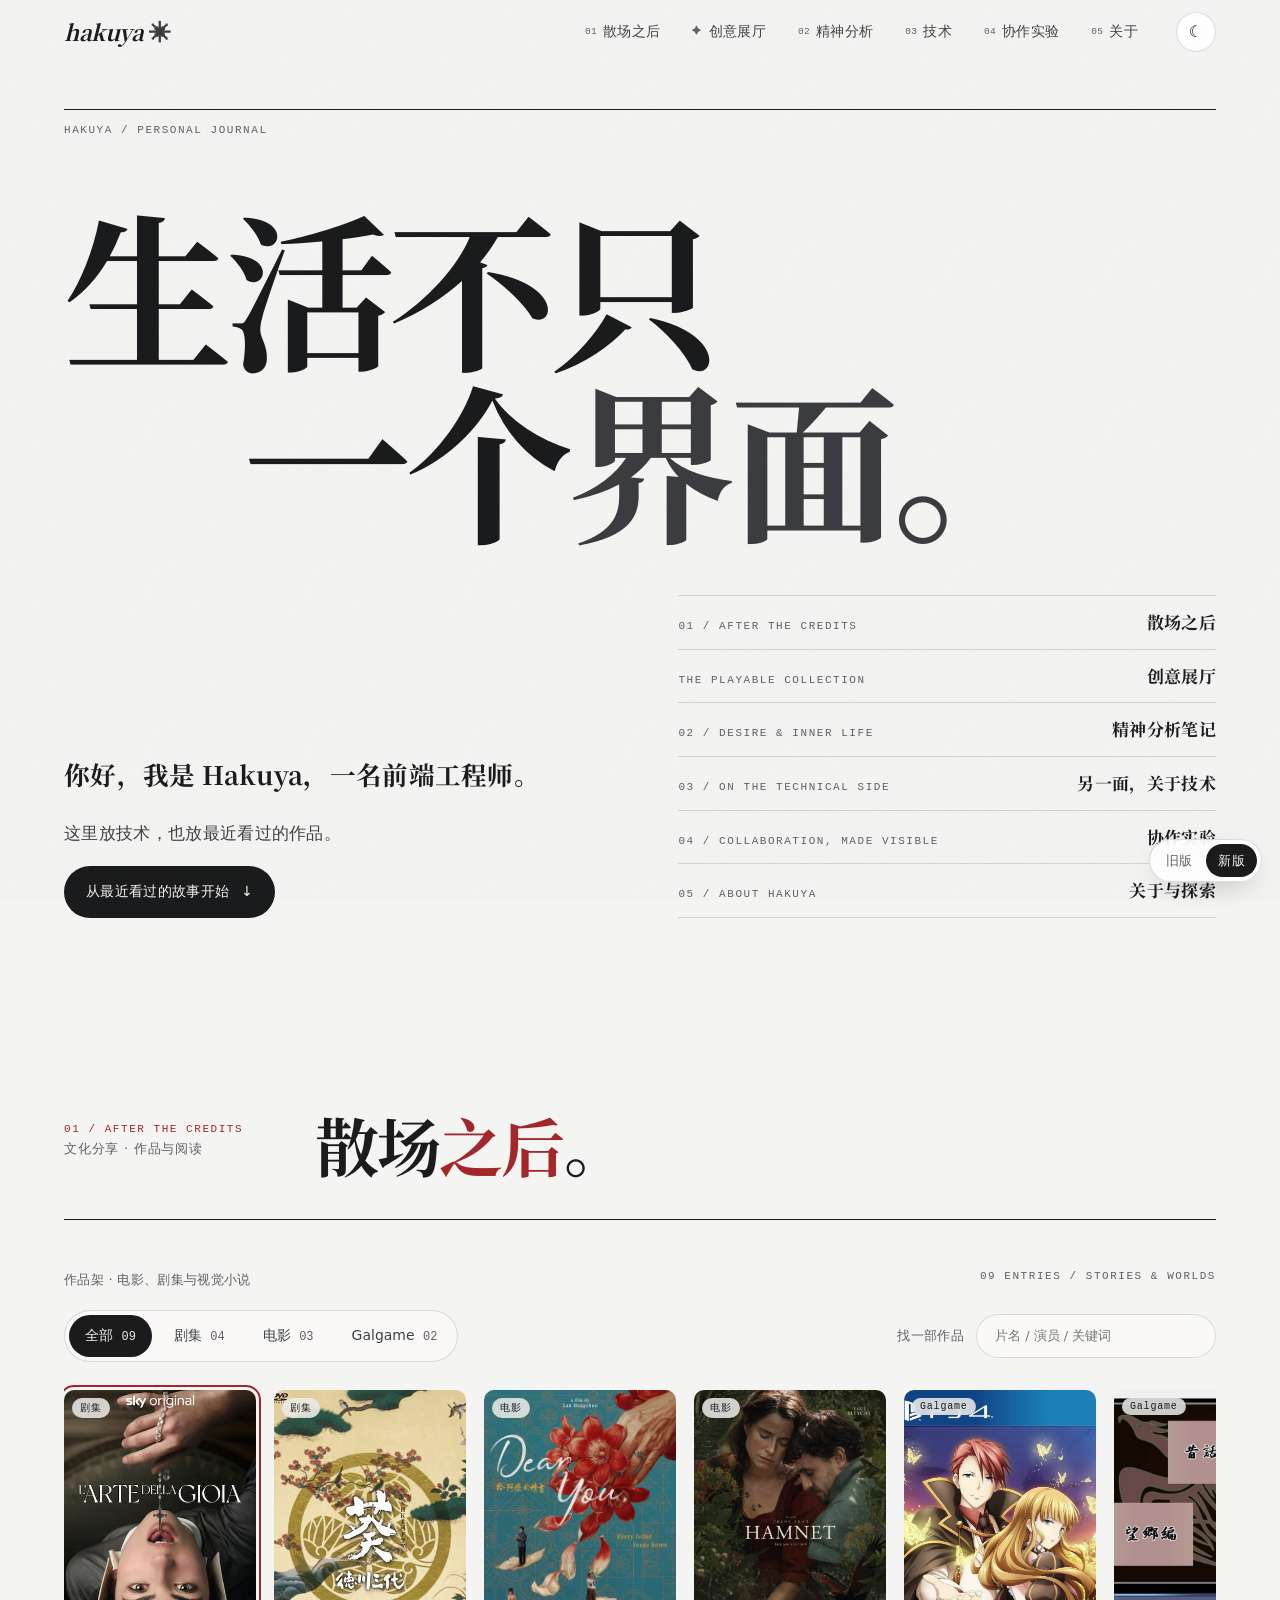
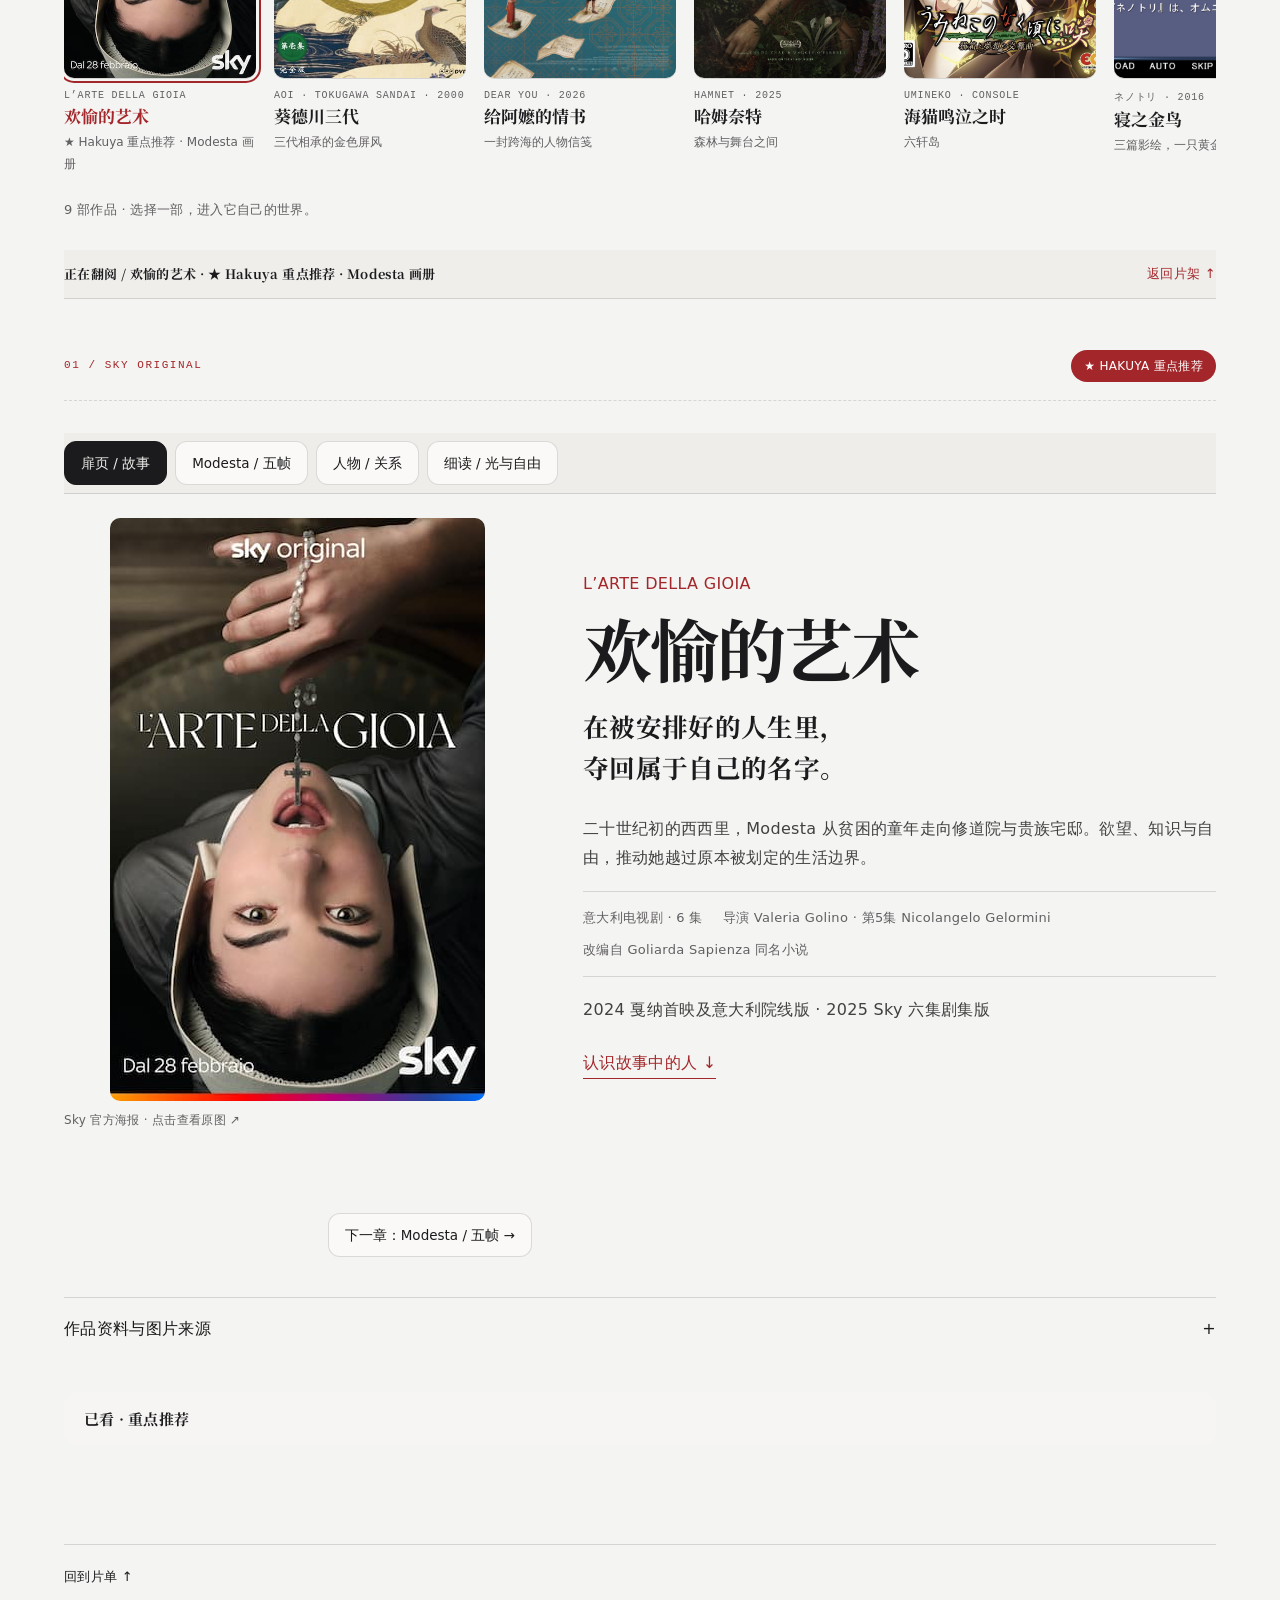
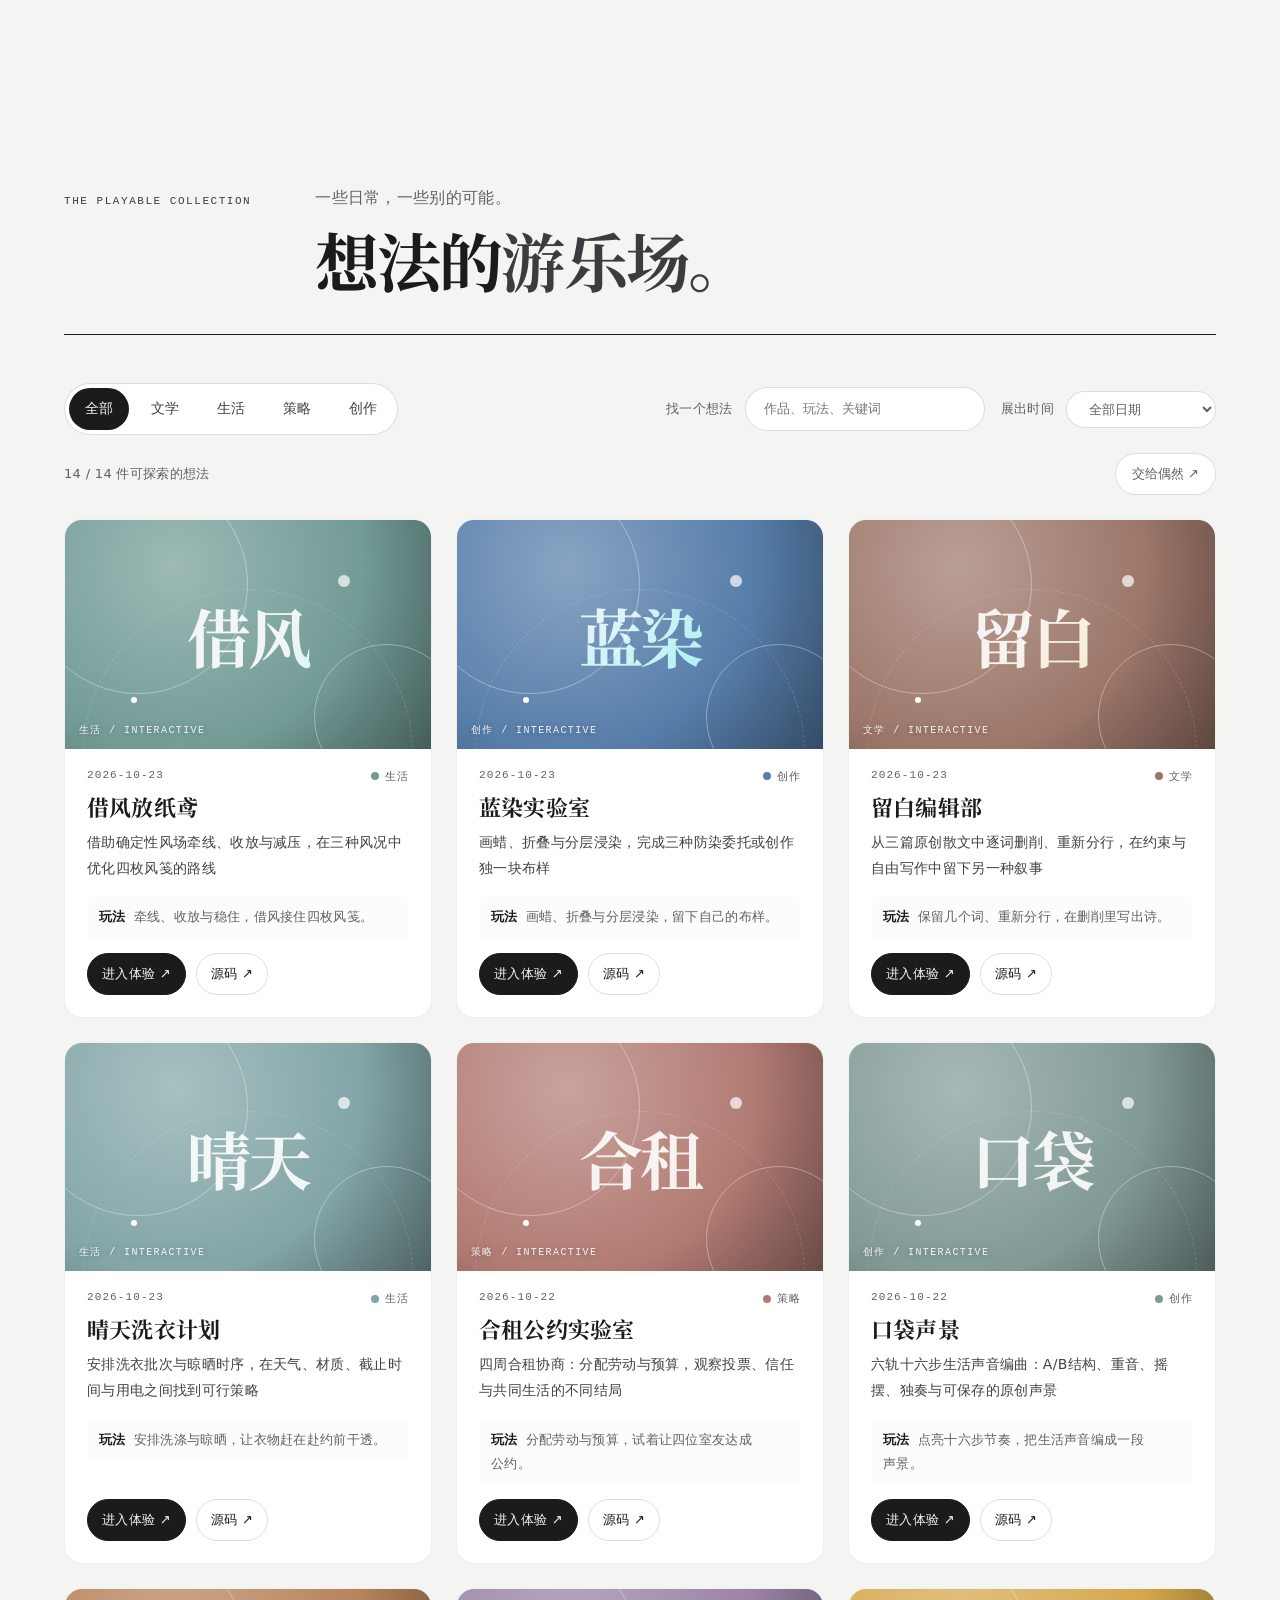
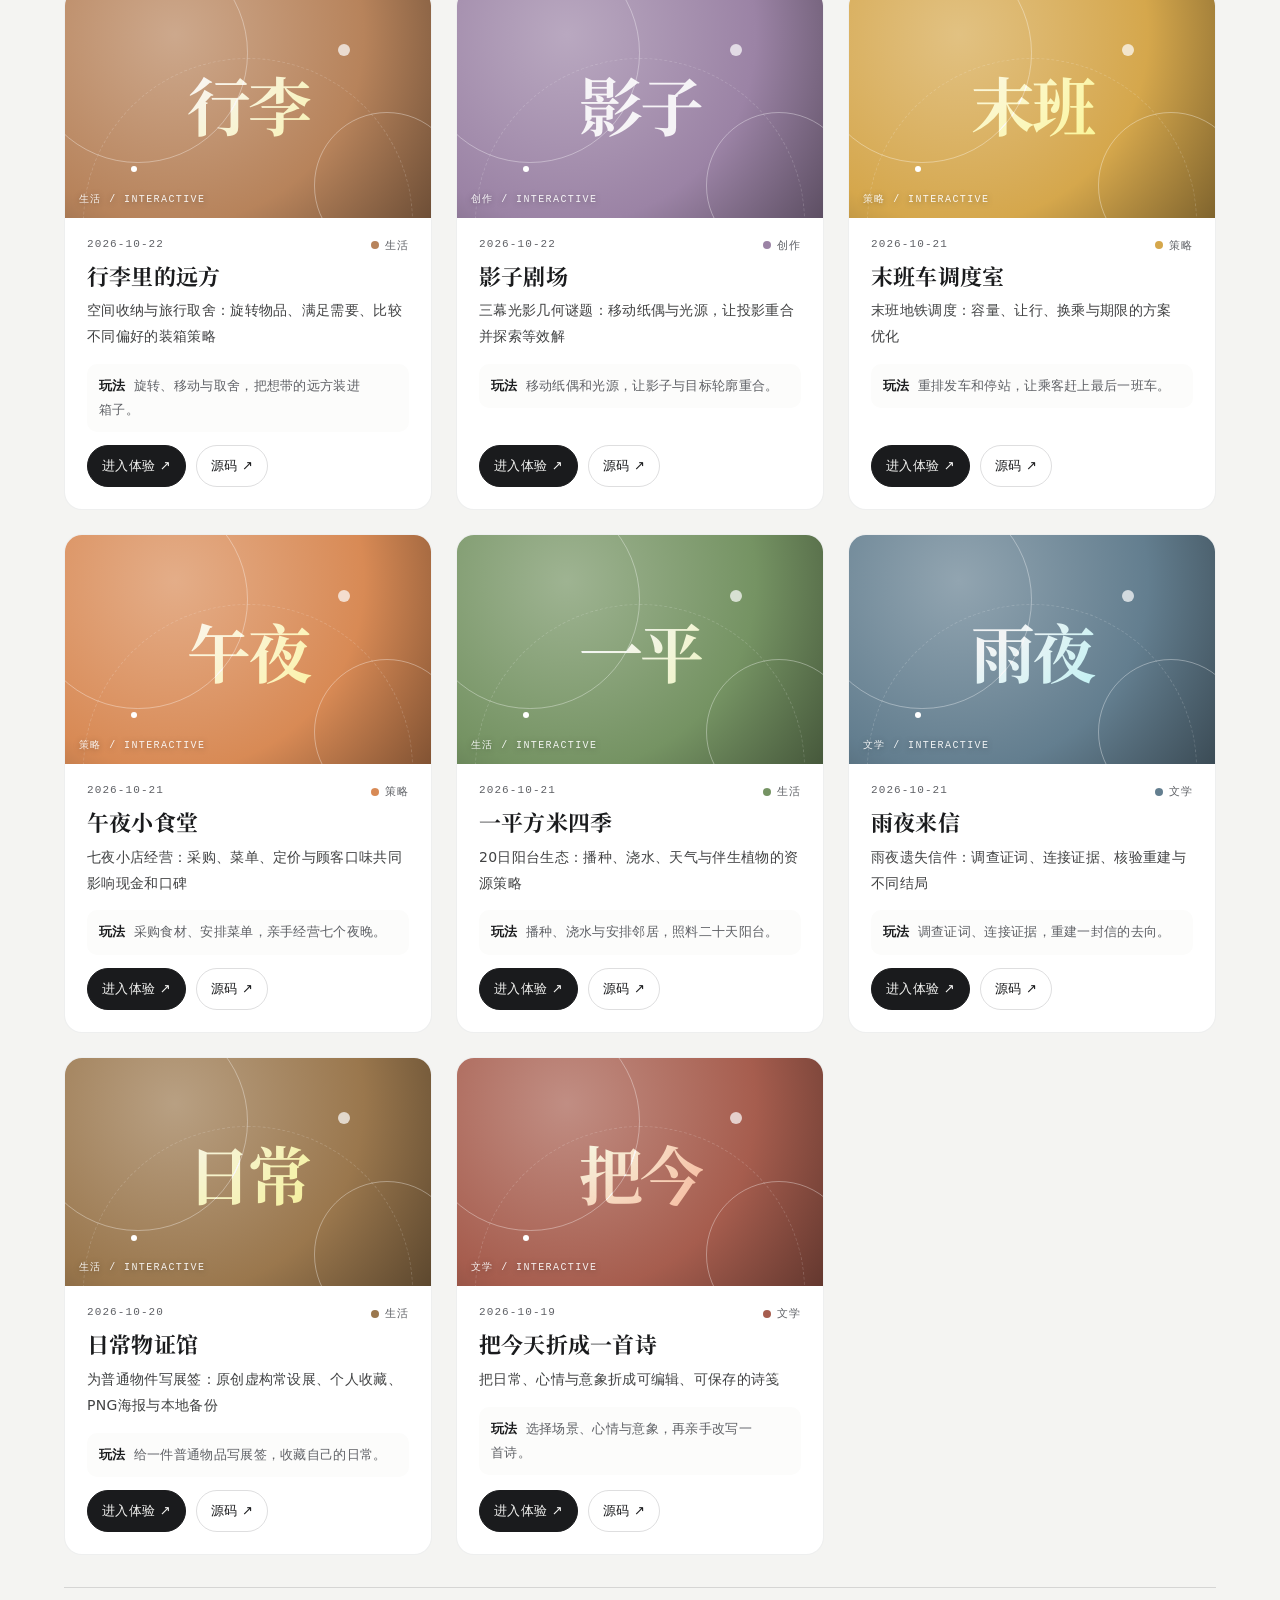
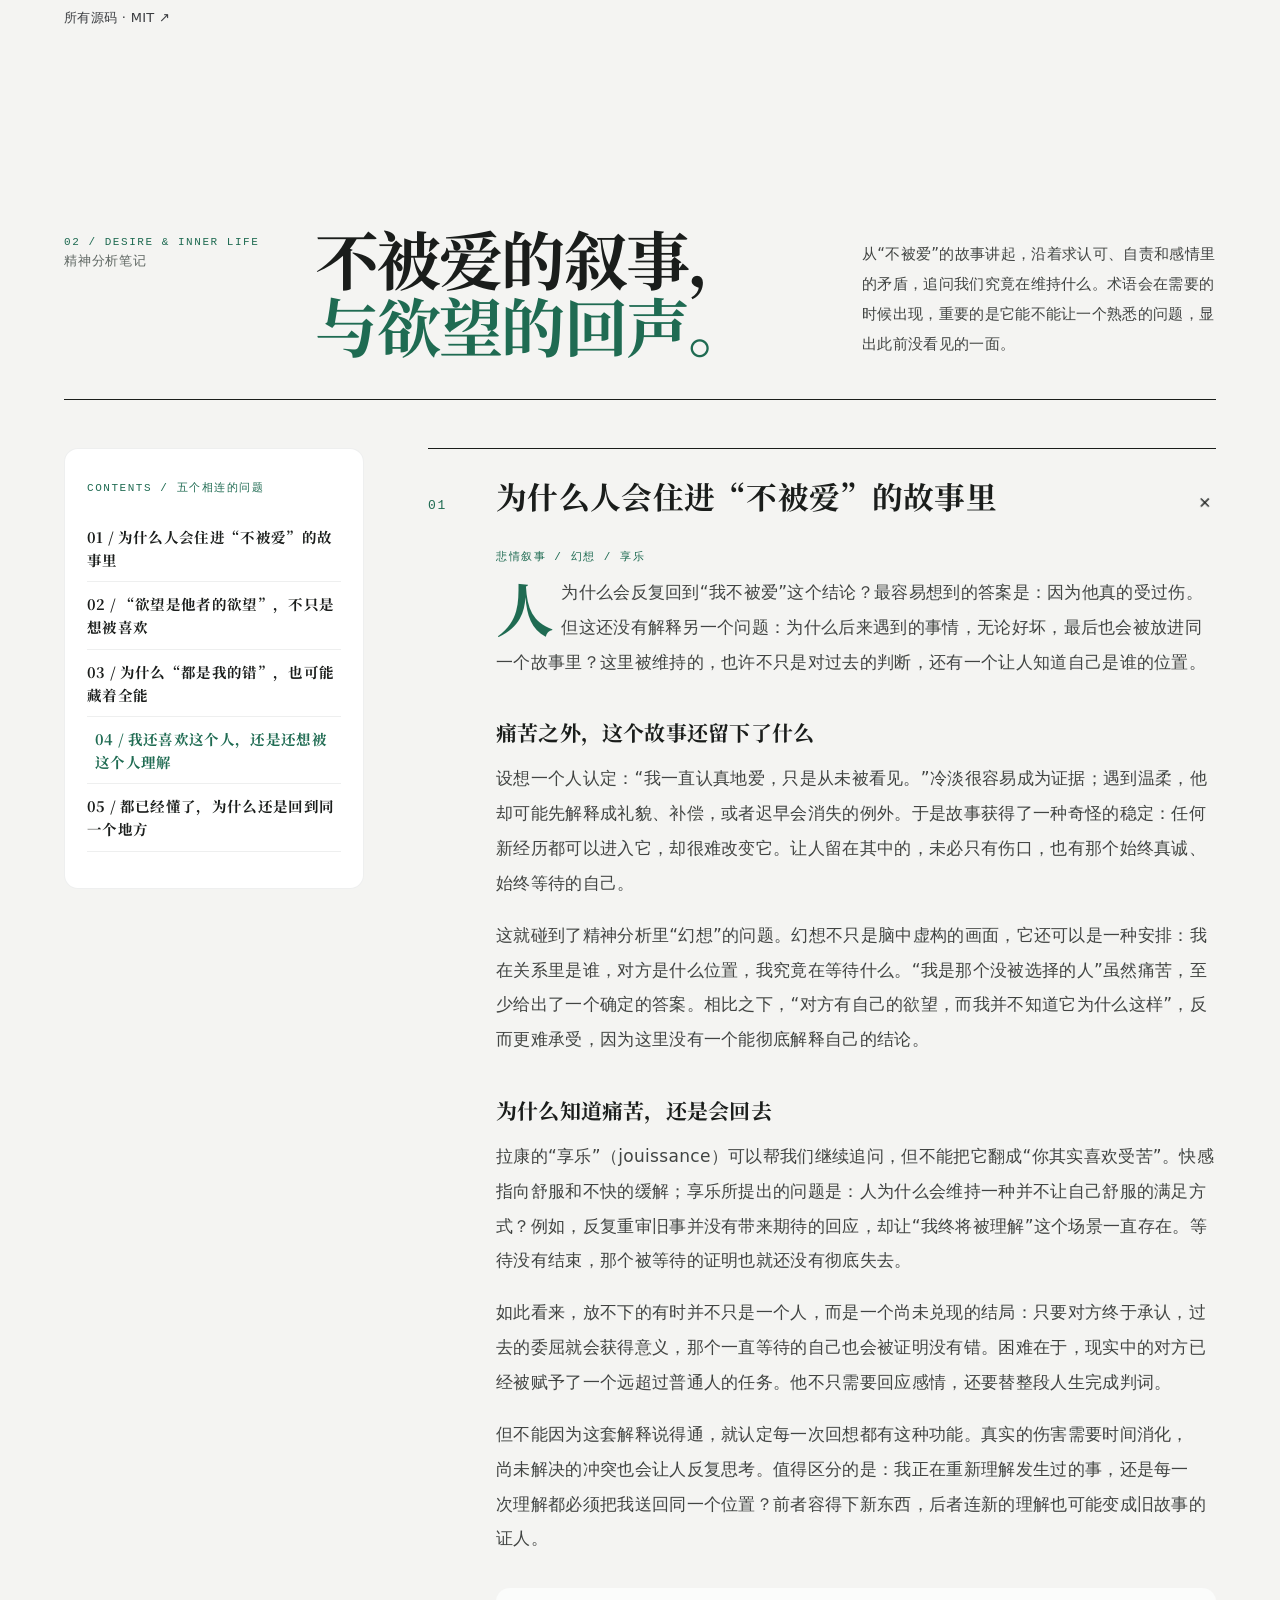
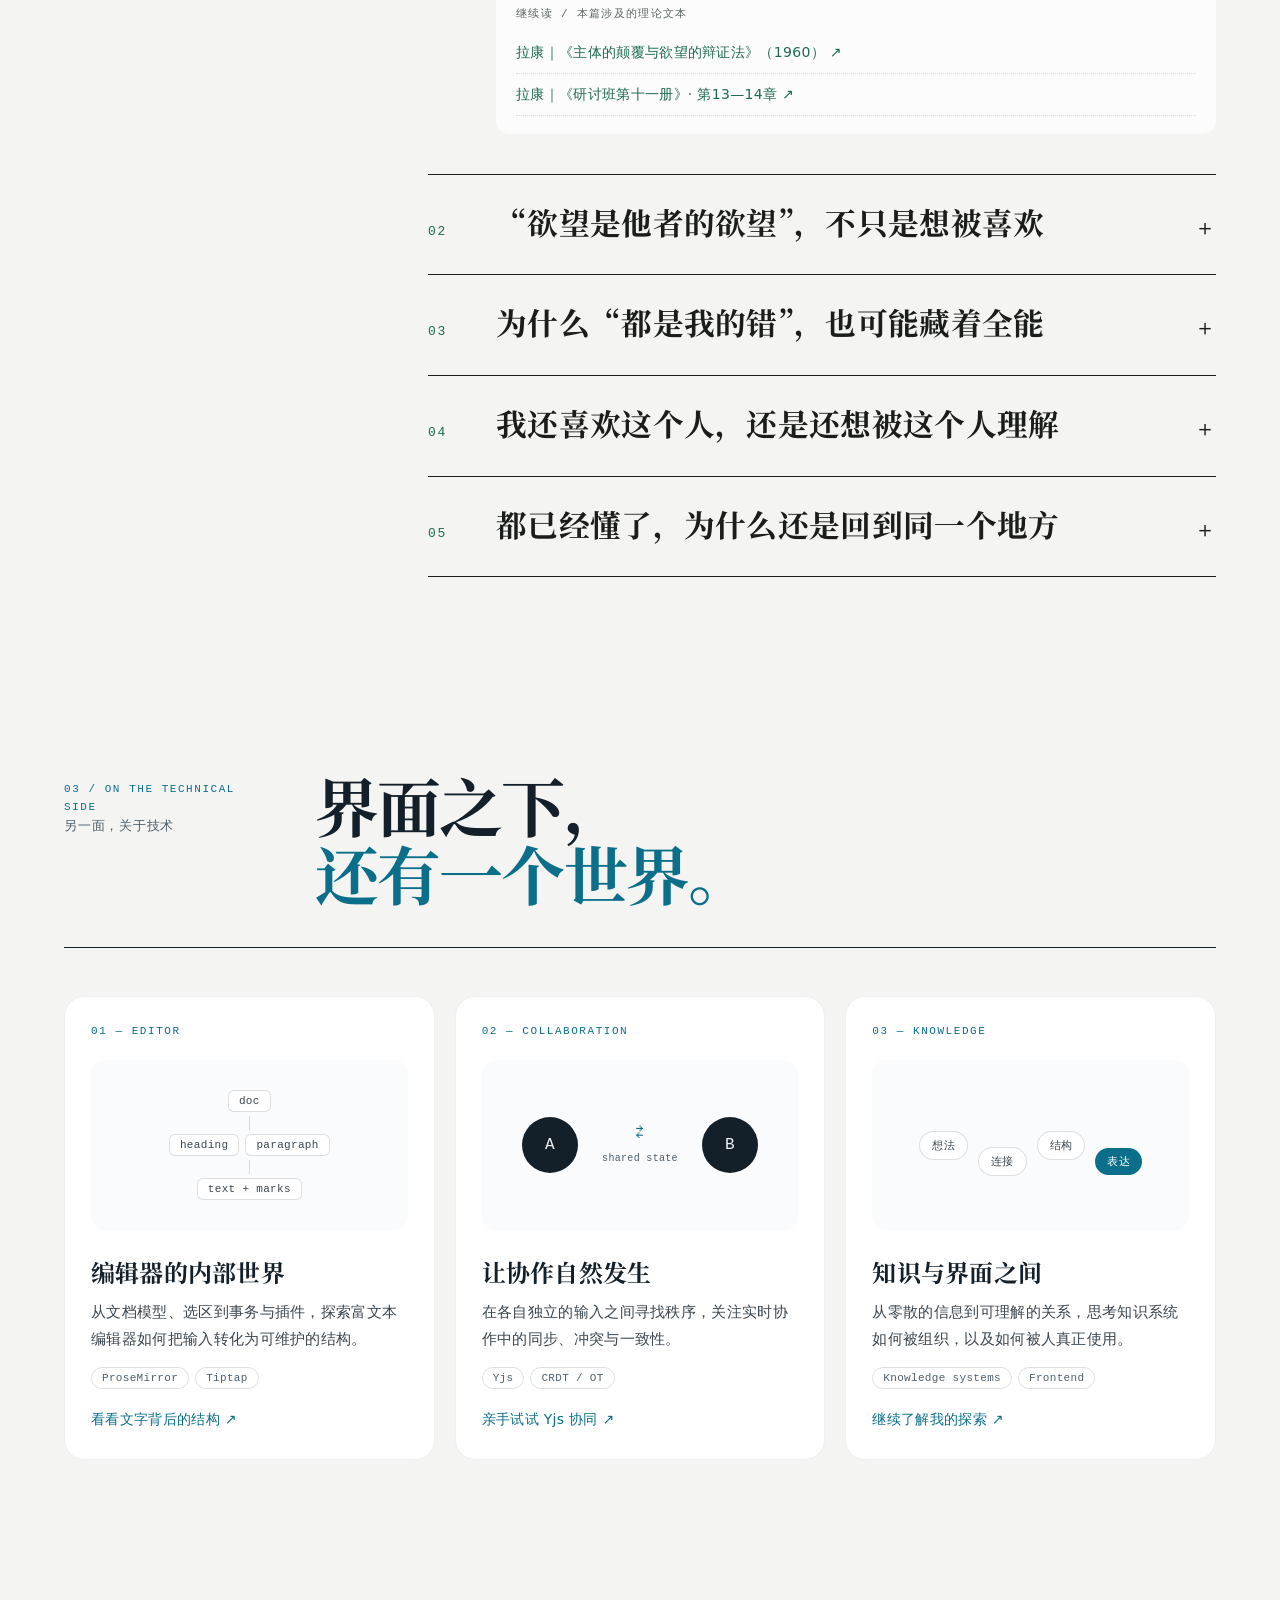
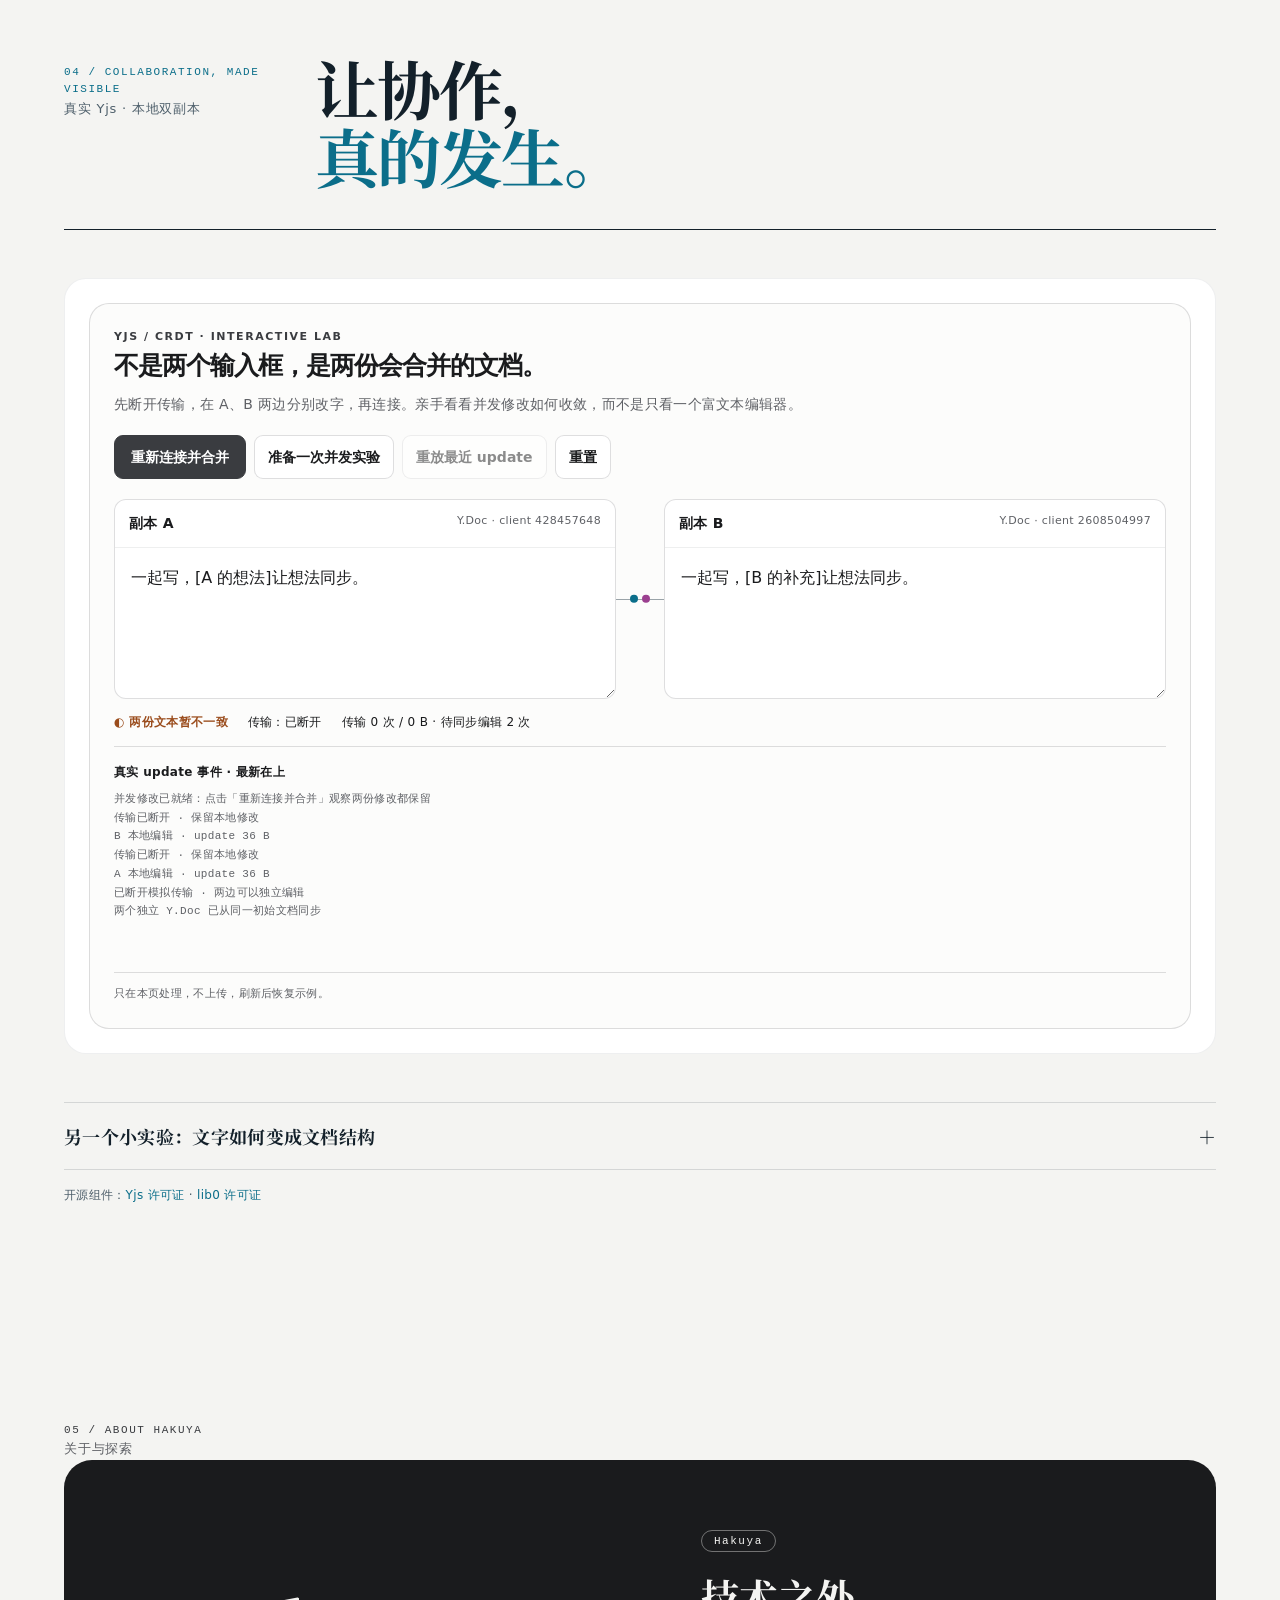
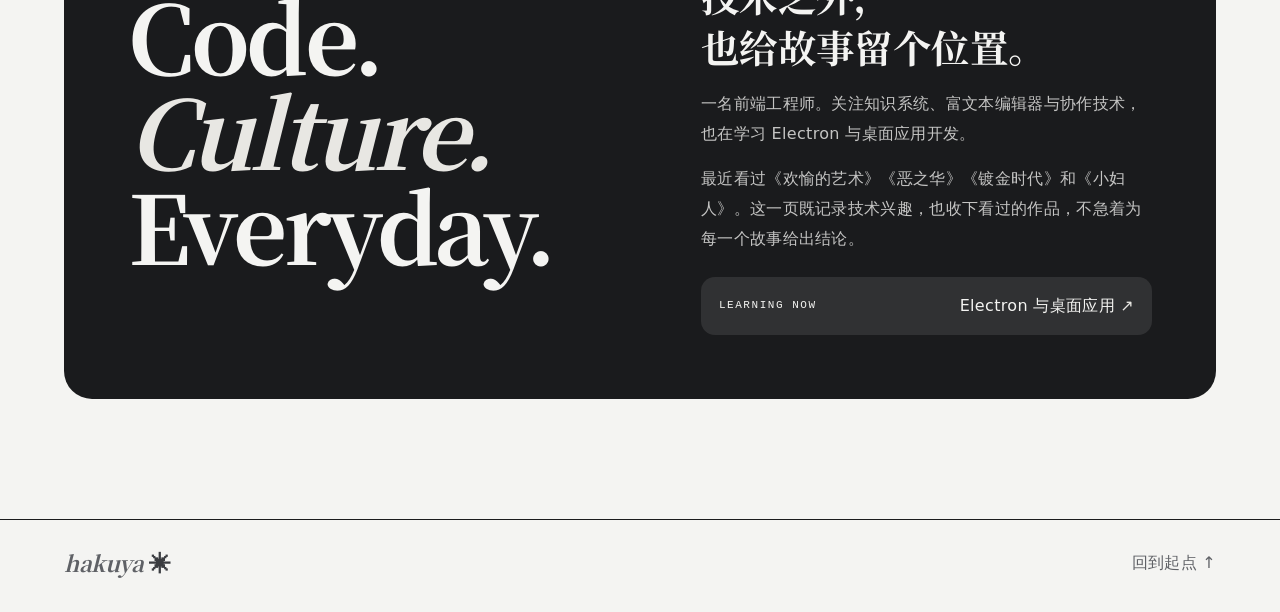
<file: index.html>
<!doctype html>
<html lang="zh-CN" data-theme="light">
<head>
<meta charset="utf-8"><meta name="viewport" content="width=device-width,initial-scale=1">
<title>Hakuya · 文字、影像与日常</title>
<meta name="description" content="Hakuya 的个人主页。最近看过的剧集、文字与影像，以及前端工程与知识系统的探索。">
<meta name="theme-color" content="#f2ede3">
<link rel="icon" href="data:image/svg+xml,%3Csvg xmlns='http://www.w3.org/2000/svg' viewBox='0 0 64 64'%3E%3Crect width='64' height='64' rx='14' fill='%232c392f'/%3E%3Cpath d='M15 46V18h6v12h22V18h6v28h-6V36H21v10' fill='%23eeeee5'/%3E%3C/svg%3E">
<link rel="preload" href="fonts/hk-serif.woff2" as="font" type="font/woff2" crossorigin>
<script>(()=>{const q=new URLSearchParams(location.search).get('theme');let t=q||localStorage.getItem('hk-theme');if(!t)t=matchMedia('(prefers-color-scheme: dark)').matches?'dark':'light';const r=document.documentElement;r.dataset.theme=t;const z={culture:'cinema',psyche:'psyche',field:'tech',lab:'tech'};let h='';try{h=decodeURIComponent(location.hash.slice(1))}catch{}if(/^psyche-essay/.test(h))h='psyche';r.dataset.activeZone=z[h]||'home';r.classList.add('zone-init')})()</script>
<link rel="stylesheet" href="css/site.css"><link rel="stylesheet" href="css/zones.css">
<script src="js/app.js" defer></script><script src="js/portraits.js" defer></script><script src="js/library.js" defer></script><script src="js/yjs-lab.js" defer></script><script src="js/yjs-flight.js" defer></script><script src="js/gallery.js" defer></script><script src="js/site.js" defer></script><script src="js/zones.js" defer></script>
</head>
<body id="top">
<a class="skip" href="#main">跳转到正文</a><div class="progress" aria-hidden="true"></div>
<header class="topbar">
 <a class="brand" href="#top">hakuya<span>✳</span></a>
 <nav aria-label="主导航"><a href="#culture"><i>01</i>散场之后</a><a href="#gallery"><i>✦</i>创意展厅</a><a href="#psyche"><i>02</i>精神分析</a><a href="#field"><i>03</i>技术</a><a href="#lab"><i>04</i>协作实验</a><a href="#about"><i>05</i>关于</a></nav>
 <button class="theme" type="button" aria-label="切换深色 / 浅色"><span class="sun">☀</span><span class="moon">☾</span></button>
</header>
<main id="main">

<section class="hero" data-zone="home" aria-label="开篇">
 <div class="hero-meta mono"><span>HAKUYA / PERSONAL JOURNAL</span></div>
 <h1 class="hero-title"><span class="l1">生活不只</span><span class="l2">一个<em>界面。</em></span></h1>
 <div class="hero-foot">
  <div class="hero-copy"><p class="lead">你好，我是 Hakuya，一名前端工程师。</p><p>这里放技术，也放最近看过的作品。</p><a class="pill" href="#culture">从最近看过的故事开始 <span>↓</span></a></div>
  <ol class="hero-index">
   <li><a href="#culture"><span class="mono">01 / AFTER THE CREDITS</span><b>散场之后</b></a></li>
   <li><a href="#gallery"><span class="mono">THE PLAYABLE COLLECTION</span><b>创意展厅</b></a></li>
   <li><a href="#psyche"><span class="mono">02 / DESIRE &amp; INNER LIFE</span><b>精神分析笔记</b></a></li>
   <li><a href="#field"><span class="mono">03 / ON THE TECHNICAL SIDE</span><b>另一面，关于技术</b></a></li>
   <li><a href="#lab"><span class="mono">04 / COLLABORATION, MADE VISIBLE</span><b>协作实验</b></a></li>
   <li><a href="#about"><span class="mono">05 / ABOUT HAKUYA</span><b>关于与探索</b></a></li>
  </ol>
 </div>
</section>

<section class="chapter culture" id="culture" data-zone="cinema">
 <header class="chapter-head">
  <div class="chapter-no mono">01 / AFTER THE CREDITS<br><span>文化分享 · 作品与阅读</span></div>
  <div><h2>散场<em>之后</em>。</h2></div>
 </header>
 <div class="library" id="watch-library">
  <div class="shelf-heading"><span>作品架 · 电影、剧集与视觉小说</span><span class="mono">09 ENTRIES / STORIES &amp; WORLDS</span></div>
  <div class="library-tools"><div aria-label="作品类型" class="filters" role="group"><button aria-pressed="true" data-filter="all">全部 <small>09</small></button><button aria-pressed="false" data-filter="series">剧集 <small>04</small></button><button aria-pressed="false" data-filter="film">电影 <small>03</small></button><button aria-pressed="false" data-filter="game">Galgame <small>02</small></button></div><label class="library-search">找一部作品<input autocomplete="off" id="work-search" placeholder="片名 / 演员 / 关键词" type="search"/></label></div>
  <div class="poster-shelf" id="poster-shelf" aria-label="选择作品"></div>
  <p class="library-status" id="library-status" aria-live="polite"></p>
  <noscript><p>以下依次展示全部作品；启用 JavaScript 可使用片架筛选与切换。</p></noscript>
 </div>
 <div class="reader">
  <div class="feature-bar"><span id="active-work-label">正在翻阅</span><a href="#watch-library">返回片架 ↑</a></div>
  <article id="aoi-tokugawa" class="work cinema aoi-cinema">
<div class="cinema-marker"><span class="mono">NHK TAIGA DRAMA / 2000</span><span class="seen">作品收录</span></div>
<div class="aoi-opening"><div class="aoi-title"><span aria-hidden="true" class="aoi-seal">三代</span><p class="mono">AOI · TOKUGAWA SANDAI</p><h3>葵<span>德川三代</span></h3><p class="aoi-subtitle" lang="ja">葵 徳川三代</p><p class="aoi-deck">天下可以交接。<br/>父亲的影子，如何继承？</p><p>2000 年 NHK 大河剧。故事从关原之战前夕展开，以德川家康、秀忠、家光三代为轴，描绘江户幕府形成的过程。战场之外，父子、家族与政治秩序，构成另一场漫长的交接。</p><p class="aoi-credit">编剧：詹姆斯三木（ジェームス三木）<br/>音乐：岩代太郎 · 解说人物：德川光圀（中村梅雀 饰）</p></div><figure class="aoi-cover"><a aria-label="查看葵德川三代完整 DVD 封面" href="assets/aoi-dvd.jpg" rel="noopener" target="_blank"><img alt="葵德川三代第一集 DVD 盒装封面：金色底、三叶葵纹、松树与飞鸟" height="500" loading="lazy" src="assets/aoi-dvd.jpg" width="500"/></a><figcaption>NHK 官方 DVD 盒装封面 · 第壱集<br/></figcaption></figure></div>
<figure class="aoi-scene"><a aria-label="查看葵德川三代第二十集官方剧照" href="assets/aoi-still.jpg" rel="noopener" target="_blank"><img alt="葵德川三代第二十集官方剧照：林间交谈的两位人物" height="270" loading="lazy" src="assets/aoi-still.jpg" width="480"/></a><figcaption><span class="mono">A SCENE / 二元政治</span><p>权力的交接，<br/>不止发生在仪式上。</p><small>第 20 集「二元政治」 · NHK On Demand 官方剧照<br/>© NHK</small></figcaption></figure>
<section aria-labelledby="aoi-succession-title" class="aoi-succession"><div class="aoi-section-heading"><span class="mono">THREE GENERATIONS / 三つの視点</span><h4 id="aoi-succession-title">把卷轴交给下一代。</h4><p>选择一代，切换人物与观看线索。</p></div>
<div aria-label="选择德川三代人物" class="aoi-generations" role="group"><button aria-controls="aoi-dossier" aria-pressed="true" data-aoi="ieyasu" type="button"><small>壹 · 开创</small><strong>家康</strong><span>津川雅彦 饰</span></button><button aria-controls="aoi-dossier" aria-pressed="false" data-aoi="hidetada" type="button"><small>贰 · 承接</small><strong>秀忠</strong><span>西田敏行 饰</span></button><button aria-controls="aoi-dossier" aria-pressed="false" data-aoi="iemitsu" type="button"><small>叁 · 延续</small><strong>家光</strong><span>二代目尾上辰之助 饰</span></button></div>
<div aria-live="polite" class="aoi-dossier" id="aoi-dossier"><figure class="character-portrait" data-portrait="aoi-ieyasu"><button aria-label="放大：德川家康 · 津川雅彦" class="portrait-open" data-enlarge="aoi-ieyasu" type="button"><img alt="津川雅彦饰演德川家康的葵德川三代官方人物剧照" height="250" loading="lazy" src="assets/characters/aoi-ieyasu.jpg" width="250"/><span aria-hidden="true">↗</span></button><figcaption>德川家康 · 津川雅彦<small>© NHK / チャンネル銀河</small></figcaption></figure><div class="portrait-copy"><p class="mono">FIRST GENERATION / 德川家康</p><h5>建立秩序的人。</h5><p class="actor">津川雅彦 饰 · 秀忠之父，家光之祖父</p><p>三代叙事的起点。剧中的家康从关原前后的权力角逐走向幕府的建立；在成为大御所之后，他与秀忠之间的政治关系仍是重要线索。</p><div class="aoi-question"><small>观看线索</small><p>当开创者仍在场，继承者怎样获得自己的判断空间？</p></div></div></div>
<noscript><p>德川秀忠：西田敏行饰，家康之子、家光之父，是前后两代之间的承接者。德川家光：二代目尾上辰之助（现四代目尾上松绿）饰，是三代叙事中的第三代将军。</p></noscript></section>
<section class="aoi-family"><div><span class="mono">BEYOND THE SUCCESSION</span><h4>家谱之外，<br/>也有人在说话。</h4></div><div><figure class="character-portrait" data-portrait="aoi-go"><button aria-label="放大：阿江（右）与秀忠 · 岩下志麻、西田敏行" class="portrait-open" data-enlarge="aoi-go" type="button"><img alt="葵德川三代剧照：阿江在右，秀忠在左" height="293" loading="lazy" src="assets/characters/aoi-go.jpg" width="520"/><span aria-hidden="true">↗</span></button><figcaption>阿江（右）与秀忠 · 岩下志麻、西田敏行<small>© NHK / チャンネル銀河</small></figcaption></figure><h5>阿江 · 岩下志麻 饰</h5><p>秀忠的妻子、家光的母亲。沿着她的视角，可以把将军家的继承问题重新放回家庭关系中理解。</p><figure class="character-portrait" data-portrait="aoi-yodo"><button aria-label="放大：淀殿 · 小川真由美" class="portrait-open" data-enlarge="aoi-yodo" type="button"><img alt="小川真由美饰演淀殿的葵德川三代剧照" height="293" loading="lazy" src="assets/characters/aoi-yododono-corrected.jpg" width="520"/><span aria-hidden="true">↗</span></button><figcaption>淀殿 · 小川真由美<small>© NHK / チャンネル銀河</small></figcaption></figure><h5>淀殿 · 小川真由美 饰</h5><p>丰臣秀赖的母亲。与德川三代并置的丰臣家，是理解剧中家族与政治关系的重要一端。</p></div></section>
<details class="cinema-details"><summary>资料与出处 <span>+</span></summary><div><p>日本电视剧，2000 年播出。二代目尾上辰之助现名四代目尾上松绿。</p><p>DVD 封面来自 NHK 集团官方商城；第 20 集剧照来自 NHK On Demand。</p><a href="https://nhk-groupmall.jp/products/nqu-12398aa" rel="noopener noreferrer" target="_blank">NHK：作品介绍、主创与 DVD 封面 ↗</a><a href="https://www.nhk-ondemand.jp/goods/G2019096601SA000/index.html" rel="noopener noreferrer" target="_blank">NHK：第 20 集「二元政治」与剧照 ↗</a><a href="https://nhk-groupmall.jp/blogs/read/ieyasu" rel="noopener noreferrer" target="_blank">NHK：德川家康题材回顾与三代演员 ↗</a><a href="https://www.nhk-ondemand.jp/program/P201200099500000/index.html?np_banID=top_pr_000995" rel="noopener noreferrer" target="_blank">NHK On Demand：作品与演员资料 ↗</a></div></details>
<div class="cinema-record"><span>已收录</span></div></article>
<article id="art-of-joy" class="work cinema joy-cinema"><div class="cinema-marker"><span class="mono">01 / SKY ORIGINAL</span><span class="seen joy-recommend">★ HAKUYA 重点推荐</span></div><div class="joy-opening"><figure class="official-poster"><a aria-label="查看欢愉的艺术完整官方海报" href="assets/joy-poster.jpg" target="_blank"><img alt="欢愉的艺术 Sky 官方海报，Modesta 的倒置肖像与十字架" height="583" loading="lazy" src="assets/joy-poster.jpg" width="375"/></a><figcaption>Sky 官方海报 · 点击查看原图 ↗</figcaption></figure><div class="cinema-intro"><span class="film-eyebrow">L’ARTE DELLA GIOIA</span><h3>欢愉的艺术</h3><p class="film-deck">在被安排好的人生里，<br/>夺回属于自己的名字。</p><p>二十世纪初的西西里，Modesta 从贫困的童年走向修道院与贵族宅邸。欲望、知识与自由，推动她越过原本被划定的生活边界。</p><div class="film-facts"><span>意大利电视剧 · 6 集</span><span>导演 Valeria Golino · 第5集 Nicolangelo Gelormini</span><span>改编自 Goliarda Sapienza 同名小说</span></div><p class="joy-edition">2024 戛纳首映及意大利院线版 · 2025 Sky 六集剧集版</p><a class="film-anchor" href="#joy-characters">认识故事中的人 <span>↓</span></a></div></div>
<section aria-labelledby="modesta-gallery-title" class="joy-gallery"><div class="joy-gallery-heading"><span class="mono">MODESTA / FIVE MOMENTS</span><h4 id="modesta-gallery-title">她的目光，比对白先抵达。</h4><p>Tecla Insolia 饰 Modesta。五个不同的瞬间，从海边回眸到垂眸合掌，留下她的目光、动作与表情；点开看大图。</p></div><div class="modesta-contact-sheet"><figure class="character-portrait" data-portrait="joy-modesta-1"><button aria-label="放大：Modesta / 海边 · 回眸" class="portrait-open" data-enlarge="joy-modesta-1" data-gallery="modesta" type="button"><img alt="Tecla Insolia 饰 Modesta：海边 · 回眸" height="720" loading="lazy" src="assets/characters/joy-modesta-cinema-1.png" width="1280"/><span aria-hidden="true">↗</span></button><figcaption>Modesta / 海边 · 回眸<small>© Sky / 官方预告画面</small></figcaption></figure><figure class="character-portrait" data-portrait="joy-modesta-2"><button aria-label="放大：Modesta / 侧光 · 垂眸合掌" class="portrait-open" data-enlarge="joy-modesta-2" data-gallery="modesta" type="button"><img alt="Tecla Insolia 饰 Modesta：侧光 · 垂眸合掌" height="720" loading="lazy" src="assets/characters/joy-modesta-cinema-2.png" width="1280"/><span aria-hidden="true">↗</span></button><figcaption>Modesta / 侧光 · 垂眸合掌<small>© Sky / 官方预告画面</small></figcaption></figure><figure class="character-portrait" data-portrait="joy-modesta-3"><button aria-label="放大：Modesta / 烛火 · 一封信" class="portrait-open" data-enlarge="joy-modesta-3" data-gallery="modesta" type="button"><img alt="Tecla Insolia 饰 Modesta：烛火 · 一封信" height="720" loading="lazy" src="assets/characters/joy-modesta-cinema-3.png" width="1280"/><span aria-hidden="true">↗</span></button><figcaption>Modesta / 烛火 · 一封信<small>© Sky / 官方预告画面</small></figcaption></figure><figure class="character-portrait" data-portrait="joy-modesta-4"><button aria-label="放大：Modesta / 玻璃 · 光与凝望" class="portrait-open" data-enlarge="joy-modesta-4" data-gallery="modesta" type="button"><img alt="Tecla Insolia 饰 Modesta：玻璃 · 光与凝望" height="720" loading="lazy" src="assets/characters/joy-modesta-cinema-4.png" width="1280"/><span aria-hidden="true">↗</span></button><figcaption>Modesta / 玻璃 · 光与凝望<small>© Sky / 官方预告画面</small></figcaption></figure><figure class="character-portrait" data-portrait="joy-modesta-5"><button aria-label="放大：Modesta / 对望 · 与 Beatrice" class="portrait-open" data-enlarge="joy-modesta-5" data-gallery="modesta" type="button"><img alt="Tecla Insolia 饰 Modesta：对望 · 与 Beatrice" height="1000" loading="lazy" src="assets/characters/joy-modesta-cinema-5.png" width="1500"/><span aria-hidden="true">↗</span></button><figcaption>Modesta / 对望 · 与 Beatrice<small>© Paolo Ciriello / Sky Italia · 宣传剧照</small></figcaption></figure></div></section>
<section aria-labelledby="joy-cast-title" class="characters joy-characters" id="joy-characters"><div class="cast-title"><span class="mono">THE PEOPLE IN THE STORY</span><h4 id="joy-cast-title">她，与改变她命运的人。</h4></div><div class="joy-cast-grid"><article class="modesta-mood-card"><img alt="Tecla Insolia 饰 Modesta，在海边回眸的官方预告画面" height="720" loading="lazy" src="assets/characters/joy-modesta-cinema-1.png" width="1280"/><div class="character-copy"><h5>Modesta <span>莫德斯塔</span></h5><p class="actor">饰演者 · Tecla Insolia</p><p>出身贫困，却对知识、爱情与自由有强烈渴望。她不愿接受社会替自己安排的命运，是整部故事的行动中心。</p></div></article><article><img alt="Jasmine Trinca 饰演修道院院长 Leonora 的官方剧照" height="300" loading="lazy" src="assets/leonora.jpg" width="480"/><div class="character-copy"><h5>Leonora <span>莱奥诺拉</span></h5><p class="actor">饰演者 · Jasmine Trinca</p><p>收留年幼 Modesta 的修道院院长。她注意到女孩的聪明与倔强，并成为其成长早期的重要人物。</p></div></article><article><figure class="character-portrait" data-portrait="joy-gaia"><button aria-label="放大：Gaia · Valeria Bruni Tedeschi" class="portrait-open" data-enlarge="joy-gaia" type="button"><img alt="Gaia 身着绿色礼服，坐在灯旁" height="601" loading="lazy" src="assets/characters/joy-gaia.jpg" width="960"/><span aria-hidden="true">↗</span></button><figcaption>Gaia · Valeria Bruni Tedeschi<small>© Sky Italia / Sky 官方角色图集</small></figcaption></figure><div class="character-copy"><h5>Gaia <span>盖娅</span></h5><p class="actor">饰演者 · Valeria Bruni Tedeschi</p><p>Brandiforti 家族的掌权者。她看见 Modesta 的能力，也希望将其纳入宅邸的秩序；认可与利用并不总能分开。</p></div></article><article><figure class="character-portrait" data-portrait="joy-beatrice"><button aria-label="放大：Beatrice · Alma Noce" class="portrait-open" data-enlarge="joy-beatrice" type="button"><img alt="Beatrice 金色卷发的人物剧照" height="601" loading="lazy" src="assets/characters/joy-beatrice.jpg" width="960"/><span aria-hidden="true">↗</span></button><figcaption>Beatrice · Alma Noce<small>© Sky Italia / Sky 官方角色图集</small></figcaption></figure><div class="character-copy"><h5>Beatrice <span>贝阿特丽切</span></h5><p class="actor">饰演者 · Alma Noce</p><p>贵族家庭中较年轻的一员。她与 Modesta 的亲密，使宅邸不只是权力场，也成为两种成长经验相遇的地方。</p></div></article><article><figure class="character-portrait" data-portrait="joy-carmine"><button aria-label="放大：Carmine · Guido Caprino" class="portrait-open" data-enlarge="joy-carmine" type="button"><img alt="Carmine 坐在窗旁" height="601" loading="lazy" src="assets/characters/joy-carmine.jpg" width="960"/><span aria-hidden="true">↗</span></button><figcaption>Carmine · Guido Caprino<small>© Sky Italia / Sky 官方角色图集</small></figcaption></figure><div class="character-copy"><h5>Carmine <span>卡尔米内</span></h5><p class="actor">饰演者 · Guido Caprino</p><p>管理 Brandiforti 土地的人。他与 Modesta 的相遇连接着庄园劳动、权力分配与吸引，而不只是浪漫支线。</p></div></article></div></section><section class="joy-reading" aria-label="画面笔记"><details class="joy-craft" open=""><summary>画面笔记 / 阴影、烛光与西西里的日光</summary><p>摄影指导 Fabio Cianchetti 在 ARRI 访谈中谈到：影片以烛光处理大量夜景，视觉氛围参考了索科洛夫的《浮士德》，主要使用固定机位及少量轨道运动。他特别提及树下阅读的一束阳光。</p><a href="https://www.arri.com/news-it/dp-fabio-cianchetti-e-la-serie-tv-l-arte-della-gioia" rel="noopener noreferrer" target="_blank">读摄影指导的原始访谈 · 2024-06-24 ↗</a></details></section><details class="cinema-details"><summary>作品资料与图片来源 <span>+</span></summary><div><p>资料据 Sky 官方、ARRI 访谈；图片版权归原权利人。</p><a href="https://tg24.sky.it/spettacolo/serie-tv/2025/02/24/l-arte-della-gioia-serie-tv" rel="noopener noreferrer" target="_blank">Sky：作品介绍与海报、剧照 ↗</a><a href="https://tg24.sky.it/spettacolo/serie-tv/approfondimenti/l-arte-della-gioia-cast" rel="noopener noreferrer" target="_blank">Sky：演员与人物图集 ↗</a></div></details><div class="cinema-record"><span>已看 · 重点推荐</span></div></article>
<article id="flowers-of-evil" class="work cinema aku-cinema"><div class="cinema-marker"><span class="mono">02 / TV TOKYO · 2026</span><span class="seen">✓ 最近看过</span></div><figure class="aku-key"><a aria-label="查看恶之华2026电视剧完整官方主视觉" href="assets/aku-key.jpg" target="_blank"><img alt="恶之华2026电视剧官方主视觉：仲村佐和与春日高男，黑色日文字形配洋红色点缀" height="1080" loading="lazy" src="assets/aku-key.jpg" width="1920"/></a><figcaption>2026 真人电视剧官方主视觉 · ©「惡の華」製作委員会2026 ©押見修造／講談社</figcaption></figure><div class="aku-opening"><div><span class="film-eyebrow">THE FLOWERS OF EVIL</span><h3>恶之华<span>惡の華</span></h3></div><div class="cinema-intro"><p class="film-deck">那个被看见的秘密，<br/>让青春开始失去平衡。</p><p>迷恋波德莱尔诗集的春日高男，一次越界行为被仲村佐和目睹。秘密把两人牵到一起，也让他不得不面对自我形象与真实欲望之间的裂缝。</p><div class="film-facts"><span>日本电视剧 · 12 集</span><span>原作 押见修造</span><span>铃木福 × ano 双主演</span></div></div></div>
<section aria-labelledby="aku-cast-title" class="characters aku-characters"><div class="cast-title"><span class="mono">TWO PEOPLE / AN UNEASY CONNECTION</span><h4 id="aku-cast-title">春日高男 <i>×</i> 仲村佐和</h4></div><div class="aku-cast-grid"><article><figure><a aria-label="查看春日高男官方人物照" href="assets/kasuga.jpg" target="_blank"><img alt="铃木福饰演春日高男的官方人物照，白衬衫与蓝色领带" height="1400" loading="lazy" src="assets/kasuga.jpg" width="1000"/></a></figure><div class="character-copy"><span class="character-number mono">01 / KASUGA TAKAO</span><h5>春日高男</h5><p class="actor">饰演者 · 铃木福（鈴木福）</p><p>喜欢读波德莱尔的少年，觉得自己与同学不同，却也常常逃避不愿面对的现实。与仲村相遇后，他对自己的想象开始动摇。</p></div></article><article><figure><a aria-label="查看仲村佐和官方人物照" href="assets/nakamura.jpg" target="_blank"><img alt="ano饰演仲村佐和的官方人物照，眼镜与红色蝴蝶结" height="1400" loading="lazy" src="assets/nakamura.jpg" width="1000"/></a></figure><div class="character-copy"><span class="character-number mono">02 / NAKAMURA SAWA</span><h5>仲村佐和</h5><p class="actor">饰演者 · ano（あの）</p><p>对身边的环境与社会规则充满不满，直接表达自己的情绪，因而常被周围人视为麻烦人物。她目睹春日的秘密，并改变了两人的关系。</p></div></article></div></section><details class="cinema-details"><summary>作品版本、资料与图片来源 <span>+</span></summary><div><p>2026 东京电视台真人剧。主视觉及人物照：©「惡の華」製作委員会2026 ©押見修造／講談社。</p><a href="https://www.tv-tokyo.co.jp/akunohana/" rel="noopener noreferrer" target="_blank">东京电视台：官方主视觉 ↗</a><a href="https://www.tv-tokyo.co.jp/akunohana/intro/" rel="noopener noreferrer" target="_blank">官方故事与人物介绍 ↗</a><a href="https://www.tv-tokyo.co.jp/akunohana/cast/" rel="noopener noreferrer" target="_blank">官方演员与人物照片 ↗</a></div></details><div class="cinema-record"><span>已看</span></div></article>
<article id="gilded-age" class="work cinema gilded-cinema"><div class="cinema-marker"><span class="mono">HBO ORIGINAL / A NEW YORK SALON</span><span class="seen">✓ 最近看过</span></div><div class="gilded-title"><span>NEW YORK · 1882</span><h3>镀金时代</h3><p>THE GILDED AGE</p></div><figure class="gilded-panorama"><a aria-label="查看镀金时代官方宣传图" href="assets/gilded-poster.jpg" target="_blank"><img alt="镀金时代官方群像：身着酒红、紫色与金色礼服的纽约上流社会人物" height="1080" loading="lazy" src="assets/gilded-poster.jpg" width="1920"/></a></figure><div class="salon-intro"><span class="mono">AN INVITATION TO FIFTH AVENUE</span><h4>同一条街，<br/>两套入场规则。</h4><p>1882 年，Marian Brook 来到纽约投奔两位姨母。传统家族守着地位，新兴富豪试图进入社交圈。Julian Fellowes 创作的这部美剧，把阶层的交锋放进客厅、餐桌与舞会。</p></div><div class="salon"><div aria-label="选择镀金时代人物家庭" class="salon-doors" role="group"><button aria-pressed="true" data-house="old"><small>THE ESTABLISHMENT</small><strong>Van Rhijn 家</strong><span>走进旧纽约的客厅 →</span></button><div aria-hidden="true" class="avenue">FIFTH AVENUE</div><button aria-pressed="false" data-house="new"><small>THE NEW ARRIVALS</small><strong>Russell 家</strong><span>走进新贵的宴会厅 →</span></button></div><section aria-live="polite" class="salon-guests" id="salon-guests"></section></div><figure class="gilded-scene"><img alt="Russell 一家身着正式礼服的官方剧照" height="765" loading="lazy" src="assets/gilded-still.jpg" width="1360"/><figcaption>Russell 一家 · Sky 官方剧照</figcaption></figure><details class="cinema-details"><summary>作品与图片来源 <span>+</span></summary><div><p>美国电视剧，2022 年首播。</p><a href="https://www.sky.de/serien/the-gilded-age" rel="noopener noreferrer" target="_blank">Sky：作品与官方图集 ↗</a><a href="https://www.sky.de/serien/the-gilded-age/besetzung-und-charaktere" rel="noopener noreferrer" target="_blank">Sky：家庭、角色与演员 ↗</a></div></details><div class="cinema-record"><span>已看</span></div></article>
<article id="little-women" class="work cinema women-cinema"><div class="cinema-marker"><span class="mono">LITTLE WOMEN / A FAMILY ALBUM</span><span class="seen">✓ 最近看过</span></div><figure class="women-banner"><img alt="Sony 官方横幅：Jo March 迎风望向远方" height="1100" loading="lazy" src="assets/little-women-wide.png" width="2572"/></figure><div class="women-title"><span>FOUR SISTERS. THEIR OWN STORIES.</span><h3>小妇人</h3><p>Greta Gerwig · 2019 电影版</p></div><div class="manuscript"><div class="album-cover"><a aria-label="查看小妇人完整官方海报" href="assets/little-women-poster.jpg" target="_blank"><img alt="小妇人2019电影官方海报，Jo 的肖像与金色英文片名" height="2100" loading="lazy" src="assets/little-women-poster.jpg" width="1400"/></a><p>Louisa May Alcott 的故事，<br/>四姐妹各自的人生。</p></div><div class="album-pages"><span class="mono">THE MARCH SISTERS / 人物手册</span><h4>把人生写成<br/>自己的篇章。</h4><p>电影从 Jo 的回望展开，将 March 四姐妹的成长重新编织。她们共同生活，也各自寻找想要成为的人。</p><div aria-label="翻阅四姐妹人物页" class="sister-tabs" role="group"><button aria-pressed="true" data-sister="0">Jo</button><button aria-pressed="false" data-sister="1">Meg</button><button aria-pressed="false" data-sister="2">Amy</button><button aria-pressed="false" data-sister="3">Beth</button></div><section aria-live="polite" class="sister-page" id="sister-page"></section><div class="page-turn"><button aria-label="上一位姐妹" id="sister-prev">← 上一页</button><span class="mono" id="sister-count">01 / 04</span><button aria-label="下一位姐妹" id="sister-next">下一页 →</button></div></div></div><details class="cinema-details"><summary>版本、演员与图片来源 <span>+</span></summary><div><p>Greta Gerwig 2019 电影版。主图、海报与演员资料来自 Sony Pictures 官方页面。© 2019 Columbia Pictures Industries, Inc., Monarchy Enterprises S.a r.l. and Regency Entertainment (USA), Inc.</p><a href="https://www.sonypictures.com/movies/littlewomen" rel="noopener noreferrer" target="_blank">Sony Pictures：电影与官方海报 ↗</a><a href="https://www.sonypictures.ca/movies/little-women" rel="noopener noreferrer" target="_blank">Sony Pictures：故事与完整演员表 ↗</a><a href="https://time.com/5743438/greta-gerwig-little-women-interview/" rel="noopener noreferrer" target="_blank">Greta Gerwig 访谈：人物的选择与抱负 ↗</a></div></details><div class="cinema-record"><span>已看</span></div></article>
<article id="dear-you" class="work cinema letter-cinema"><div class="cinema-marker"><span class="mono">DEAR YOU / ACROSS THE SEA</span><span class="seen">作品收录</span></div><div class="letter-opening"><figure><a aria-label="查看给阿嬷的情书官方海报" href="assets/dear-you-poster.jpg" target="_blank"><img alt="给阿嬷的情书官方海报：青绿色花砖底纹、红花与跨海书信" height="1200" loading="lazy" src="assets/dear-you-poster.jpg" width="812"/></a><figcaption>Well Go USA 官方海报</figcaption></figure><div><span class="letter-postmark">潮汕 ↔ 南洋</span><p class="mono">LETTERS THAT CROSS AN OCEAN</p><h3>给阿嬷<br/>的情书</h3><p class="letter-deck">一封信，<br/>把远方带回家。</p><p>一位孙子前往泰国寻找祖父，沿着跨海侨批追索家族往事。影片从个人的寻亲之旅，走向一段关于牵挂与付出的故事。</p><p class="letter-credit">2026 · 电影 · 导演 蓝鸿春<br/>潮汕方言 · 118 分钟</p></div></div><details class="letter-envelope"><summary><span class="mono">OPEN THE LETTER</span><strong>拆开这封人物信笺</strong><span>认识跨海故事中的人 ↓</span></summary><div class="letter-paper"><p class="mono">人物介绍 / 无关键情节揭示</p><div class="letter-person"><figure class="character-portrait" data-portrait="dear-shurou"><button aria-label="放大：青年叶淑柔 · 王晓慧" class="portrait-open" data-enlarge="dear-shurou" type="button"><img alt="给阿嬷的情书：王晓慧饰演青年叶淑柔的人物剧照" height="315" loading="lazy" src="assets/characters/dear-shurou.jpg" width="315"/><span aria-hidden="true">↗</span></button><figcaption>青年叶淑柔 · 王晓慧<small>1905 电影网角色资料图 / © 原权利人</small></figcaption></figure><h4>叶淑柔</h4><p class="actor">吴少卿（老年） / 王晓慧（青年）</p><p>留在潮汕家乡，以跨海侨批维系远方牵挂的阿嬷。</p></div><div class="letter-person"><figure class="character-portrait" data-portrait="dear-musheng"><button aria-label="放大：郑木生 · 王彦桐" class="portrait-open" data-enlarge="dear-musheng" type="button"><img alt="给阿嬷的情书：王彦桐饰演郑木生的人物剧照" height="265" loading="lazy" src="assets/characters/dear-musheng.jpg" width="265"/><span aria-hidden="true">↗</span></button><figcaption>郑木生 · 王彦桐<small>1905 电影网角色资料图 / © 原权利人</small></figcaption></figure><h4>郑木生</h4><p class="actor">王彦桐 饰</p><p>远赴南洋谋生的丈夫。家与远方，由书信联系起来。</p></div><div class="letter-person"><figure class="character-portrait" data-portrait="dear-nanzhi"><button aria-label="放大：青年谢南枝 · 李思潼" class="portrait-open" data-enlarge="dear-nanzhi" type="button"><img alt="给阿嬷的情书：李思潼饰演青年谢南枝的人物剧照" height="292" loading="lazy" src="assets/characters/dear-nanzhi.jpg" width="292"/><span aria-hidden="true">↗</span></button><figcaption>青年谢南枝 · 李思潼<small>1905 电影网角色资料图 / © 原权利人</small></figcaption></figure><h4>谢南枝</h4><p class="actor">李思潼 / 乌萨·萨梅坎姆（老年）</p><p>出生于泰国的华人女性，经营家族旅馆，努力掌握自己的命运。</p></div><div class="letter-person"><figure class="character-portrait" data-portrait="dear-xiaowei"><button aria-label="放大：郑晓伟 · 郑润奇" class="portrait-open" data-enlarge="dear-xiaowei" type="button"><img alt="给阿嬷的情书：郑润奇饰演郑晓伟的人物剧照" height="360" loading="lazy" src="assets/characters/dear-xiaowei.jpg" width="360"/><span aria-hidden="true">↗</span></button><figcaption>郑晓伟 · 郑润奇<small>1905 电影网角色资料图 / © 原权利人</small></figcaption></figure><h4>郑晓伟</h4><p class="actor">郑润奇 饰</p><p>前往泰国寻亲的孙子，也逐渐走近家族过去的故事。</p></div></div></details><figure class="letter-still"><img alt="给阿嬷的情书官方剧照：年轻女性在灯下阅读书信" height="1080" loading="lazy" src="assets/dear-you-still.png" width="1920"/><figcaption>Well Go USA 发布的官方剧照</figcaption></figure><details class="cinema-details"><summary>电影资料与图片来源 <span>+</span></summary><div><a href="https://www.wellgousa.com/films/dear-you" rel="noopener noreferrer" target="_blank">Well Go USA：官方海报、剧照与故事 ↗</a><a href="https://cmc-pictures.com/dear-you/" rel="noopener noreferrer" target="_blank">CMC Pictures：片名、导演与片长 ↗</a><a href="https://www.1905.com/mdb/film/2259123/" rel="noopener noreferrer" target="_blank">1905 电影网：人物与演员资料 ↗</a></div></details><div class="cinema-record">HAKUYA'S CULTURE SHELF <span>作品收录</span></div></article>
<article id="hamnet" class="work cinema hamnet-cinema"><div class="cinema-marker"><span class="mono">HAMNET / LIFE INTO THEATRE</span><span class="seen">作品收录</span></div><div class="hamnet-opening"><div class="hamnet-text"><span class="mono">A FILM BY CHLOÉ ZHAO</span><h3>哈姆奈特</h3><p class="hamnet-en">HAMNET</p><div aria-hidden="true" class="botanic-line">❧</div><p class="hamnet-deck">在森林与舞台之间，<br/>靠近一个家庭。</p><p>赵婷执导的 2025 年电影，改编自 Maggie O’Farrell 的同名小说。从 Agnes 与 William 的亲密生活进入，探索家庭经验与戏剧创作之间的联系。</p></div><figure><a aria-label="查看哈姆奈特官方海报" href="assets/hamnet-poster.jpg" target="_blank"><img alt="哈姆奈特官方海报：苔绿植物环绕相拥的 Agnes 与 William" height="1600" loading="lazy" src="assets/hamnet-poster.jpg" width="1080"/></a><figcaption>Focus Features 官方海报</figcaption></figure></div><details class="hamnet-stage"><summary><span>Ⅰ</span><strong>让人物走到台前</strong><small>揭开人物册</small></summary><div class="stage-people"><div><figure class="character-portrait" data-portrait="hamnet-agnes"><button aria-label="放大：Agnes · Jessie Buckley" class="portrait-open" data-enlarge="hamnet-agnes" type="button"><img alt="哈姆奈特2025电影剧照：Jessie Buckley饰演Agnes" height="731" loading="lazy" src="assets/characters/hamnet-agnes.jpg" width="1100"/><span aria-hidden="true">↗</span></button><figcaption>Agnes · Jessie Buckley<small>Agata Grzybowska / © 2025 FOCUS FEATURES LLC</small></figcaption></figure><span class="mono">AGNES</span><h4>艾格尼丝</h4><p class="actor">Jessie Buckley 饰</p><p>与 William 共同养育家庭。她的亲密生活与情感，是影片重要的叙事视角。</p></div><div><figure class="character-portrait" data-portrait="hamnet-william"><button aria-label="放大：William Shakespeare · Paul Mescal" class="portrait-open" data-enlarge="hamnet-william" type="button"><img alt="哈姆奈特2025电影剧照：Paul Mescal饰演William Shakespeare" height="731" loading="lazy" src="assets/characters/hamnet-william.jpg" width="1100"/><span aria-hidden="true">↗</span></button><figcaption>William Shakespeare · Paul Mescal<small>Agata Grzybowska / © 2025 FOCUS FEATURES LLC</small></figcaption></figure><span class="mono">WILLIAM</span><h4>威廉·莎士比亚</h4><p class="actor">Paul Mescal 饰</p><p>在家庭生活与戏剧创作之间往返的年轻剧作家。影片把他放回丈夫与父亲的位置。</p></div><div class="stage-footnote"><figure class="character-portrait" data-portrait="hamnet-family"><button aria-label="放大：左起 Hamnet、Susanna、Judith" class="portrait-open" data-enlarge="hamnet-family" type="button"><img alt="哈姆奈特剧照：左起 Hamnet、Susanna、Judith 三个孩子" height="731" loading="lazy" src="assets/characters/hamnet-family.jpg" width="1100"/><span aria-hidden="true">↗</span></button><figcaption>左起 Hamnet、Susanna、Judith<small>Agata Grzybowska / © 2025 FOCUS FEATURES LLC</small></figcaption></figure><span class="mono">THE FAMILY</span><p>Hamnet 与 Judith 是他们的一对双胞胎。故事的重心，不止于一个著名名字，也在名字背后共同生活的人。</p></div></div></details><details class="cinema-details"><summary>电影、改编与官方资料 <span>+</span></summary><div><a href="https://www.focusfeatures.com/hamnet" rel="noopener noreferrer" target="_blank">Focus Features：电影官网 ↗</a><a href="https://www.focusfeatures.com/article/hamnet-s-author-s-journey-from-question-to-novel-to-movie" rel="noopener noreferrer" target="_blank">原著作者访谈：从问题到小说，再到电影 ↗</a><a href="https://focusfeaturesguilds.com/assets/images/films/hamnet/one-sheet-1.jpg" rel="noopener noreferrer" target="_blank">官方海报原图 ↗</a></div></details><div class="cinema-record">HAKUYA'S CULTURE SHELF <span>作品收录</span></div></article>
<article id="umineko" class="work cinema umineko-cinema"><div class="cinema-marker"><span class="mono">UMINEKO / THE GAMEBOARD</span><span class="seen">Galgame · 视觉小说</span></div><div class="umineko-title"><span class="mono">六轩岛 · 阅读档案</span><h3>海猫鸣泣之时</h3><p>うみねこのなく頃に咲</p><span class="edition-tag">主机版 / Alchemist 系角色设计</span></div><div class="umineko-opening"><figure class="console-cover"><img alt="PS4海猫鸣泣之时咲商品盒绘：战人与贝阿朵莉切、金色蝴蝶" height="1017" loading="lazy" src="assets/umineko-box.jpg" width="800"/><figcaption>PS4《咲》商品盒绘 · © 07th Expansion / ENTERGRAM<br/><a href="https://www.play-asia.com/umineko-when-they-cry-saku-nekobako-to-musou-no-koukyoukyoku/13/70dpkn" rel="noopener noreferrer" target="_blank">图片来源：Play-Asia ↗</a></figcaption></figure><div class="umineko-prologue"><span class="mono">PROLOGUE / 1986.10.04</span><h4>一次家族聚会，<br/>从遗产争执滑向魔女的谜局。</h4><div class="prologue-columns"><p>18 岁的右代宫战人，时隔六年重返六轩岛。他期待与亲戚重逢，大人们却惦记着当主金藏留下的财富与继承问题。一封署名贝阿朵莉切的信，打断了这场本已暗流涌动的聚会。</p><p>传说中的黄金魔女，曾赐予金藏巨额黄金。随后发生的事件仿佛不断把答案推向魔法；战人则试图坚持另一种解释：眼前的谜，是否仍能由人的行动与推理说明？</p></div><div class="premise-tags"><span>孤岛家族</span><span>继承与权力</span><span>推理 × 幻想</span><span>分章视觉小说</span></div></div></div>
<section aria-labelledby="umineko-reading-title" class="umineko-reading"><div><span class="mono">THREE LENSES / 三个阅读入口</span><h4 id="umineko-reading-title">不急着判定，<br/>先看见叙述的层次。</h4></div><div aria-label="选择海猫阅读视角" class="lens-controls" role="group"><button aria-pressed="true" data-lens="family">01 家族</button><button aria-pressed="false" data-lens="reason">02 推理</button><button aria-pressed="false" data-lens="story">03 叙述</button></div><div aria-live="polite" class="lens-copy" id="umineko-lens"></div></section>
<section aria-labelledby="umineko-people-title" class="umineko-people"><span class="mono">WHO IS WHO / 开场人物关系</span><h4 id="umineko-people-title">先记住这些名字。</h4><div aria-label="选择海猫人物" class="people-pins" role="group"><button aria-pressed="true" data-person="battler">战人 <small>归来的孙辈</small></button><button aria-pressed="false" data-person="beatrice">贝阿朵莉切 <small>黄金魔女</small></button><button aria-pressed="false" data-person="jessica">朱志香 <small>长男家的女儿</small></button><button aria-pressed="false" data-person="kyrie">雾江 <small>战人的继母</small></button></div><div aria-live="polite" class="person-dossier" id="umineko-person"></div></section>
<section class="umineko-structure"><span class="mono">READING ORDER / 阅读顺序</span><h4>沿章节前进，让前提接受检验。</h4><p>《咲》的官方目录以 Episode 1 至 Episode 8 编排主线，并收录《翼》《羽》《咲》等追加内容。这里不把它拆成“攻略某位角色”的路线表，而保留章节推进的阅读方式：从第一章的家族与事件出发，再观察后续章节怎样重新安排你已知的信息。</p><p>初读不必先查人物真相或结局。可以区分三件事：页面明确交代的事实、角色提出的解释，以及读者自己补上的推断。它们看起来接近，却不是同一个层次。</p><a href="https://www.entergram.co.jp/umineko/story.html" rel="noopener noreferrer" target="_blank">官方章节目录（含大量后续剧情，慎入） ↗</a></section>
<section aria-labelledby="pv-heading" class="official-pv"><span class="mono">OFFICIAL CONSOLE PROMOTION</span><h4 id="pv-heading">主机版官方 PV</h4><p>来自 Entergram 官方视频页，包含后期章节画面。点击后才连接 YouTube 隐私增强播放器。</p><div id="umineko-player"><button id="load-umineko-pv" type="button">▶ 加载官方 PV</button></div><a href="https://www.entergram.co.jp/umineko/movie.html" rel="noopener noreferrer" target="_blank">播放器不可用？前往官方视频页 ↗</a></section><details class="cinema-details game-source"><summary>版本、人物资料与图片说明 <span>+</span></summary><div><p>本条目对应主机版《咲》。开场设定与章节信息据 Entergram，人物关系与配音据 Alchemist 主机版官网。</p><a href="https://www.umine.co/character/second-s/" rel="noopener noreferrer" target="_blank">战人与雾江：官方人物页 ↗</a><a href="https://www.umine.co/character/first-s/" rel="noopener noreferrer" target="_blank">朱志香：官方人物页 ↗</a><a href="https://www.umine.co/character/witch/" rel="noopener noreferrer" target="_blank">贝阿朵莉切：官方人物页 ↗</a><a href="https://www.entergram.co.jp/umineko/character.html" rel="noopener noreferrer" target="_blank">主机版官方人物画廊 ↗</a></div></details><div class="cinema-record">HAKUYA'S CULTURE SHELF <span>作品收录</span></div></article>
<article id="nenotori" class="work cinema nenotori-cinema"><div class="cinema-marker"><span class="mono">NENOTORI / THREE SHADOWS</span><span class="seen">Galgame · 成人向主题</span></div><div class="nenotori-opening"><div><span class="mono">逆流そふと · 2016 · WINDOWS</span><h3>寝之金鸟</h3><p class="nenotori-jp">ネノトリ</p><h4>三段人生，<br/>一道无法掌握的影子。</h4><p>这不是一位主角沿着不同选项展开的恋爱故事，而是一组以‘黄金之鸟’为共同背景的独立篇章。鸟是来自异世界的存在，会影响各篇主人公的处境；人物彼此不必相识，却都面临关系被改变、个人意愿难以决定结果的时刻。作品属于NTR题材，以亲密关系的背离与失落为冲突，而不把读者的选择包装成能够挽回一切的保证。</p></div><figure class="nenotori-screen"><img alt="寝之金鸟早期游戏菜单截图：鸟纹背景、昔话篇和望乡篇选项，第三项显示Please wait" height="768" loading="lazy" src="assets/nenotori-menu.jpg" width="1024"/><figcaption>《ネノトリ》早期篇章选择界面：当时第三篇尚显示为 Please wait。©逆流そふと。</figcaption></figure></div><section class="nenotori-chapters"><span class="mono">THREE STORIES / 选择一页，走入一种时空</span><h4>同一只鸟，并非同一段命运。</h4><div aria-label="选择寝之金鸟篇章" class="chapter-doors" role="group"><button aria-pressed="true" data-shadow="0"><small>01</small><strong>望乡篇</strong><span>战后 / 归乡</span></button><button aria-pressed="false" data-shadow="1"><small>02</small><strong>昔话篇</strong><span>寓言 / 报恩</span></button><button aria-pressed="false" data-shadow="2"><small>03</small><strong>一期一会篇</strong><span>现代 / 相遇</span></button></div><div aria-live="polite" id="shadow-chapter"></div></section><section class="nenotori-form"><div><span class="mono">FORM / 阅读而非挽回</span><h4>没有分支的故事，<br/>与没有五官的形象。</h4></div><p>主体由三个可选择阅读的线性故事构成，各篇内部没有选择分支。角色主要以影绘、剪影呈现，画面不依靠精细五官传递性格，而将注意力交给对白、声音、轮廓与遮挡。这种表现方式也制造了信息上的距离：你并不总能与角色同时理解发生了什么。</p></section><section class="nenotori-notes"><span class="mono">MARGINALIA / 阅读侧记</span><ol><li>区分各篇独立的人物故事与贯穿背景的黄金之鸟，不预设它们组成一条连续主线。</li><li>注意画面如何利用剪影与遮挡控制信息，而不只将简化的人物画面理解为技术限制。</li><li>比较三种时空中的承诺、关系与无力感。</li></ol></section><details class="cinema-details game-source"><summary>资料与画面出处 <span>+</span></summary><div><a href="https://vndb.org/v20720" rel="noopener noreferrer" target="_blank">VNDB 作品记录（成人向资料库） ↗</a><a href="https://ntrblog.com/archives/1060252579.html" rel="noopener noreferrer" target="_blank">截图来源（成人向） ↗</a><a href="https://advgamer.com/nenotori/" rel="noopener noreferrer" target="_blank">评介（成人向，含剧透） ↗</a></div></details><div class="cinema-record">HAKUYA’S CULTURE SHELF <span>作品收录</span></div></article>
 </div>
 <footer class="chapter-foot"><a href="#culture">回到片单 ↑</a></footer>
</section>

<section class="chapter gallery" id="gallery" data-zone="home">
 <header class="chapter-head">
  <div class="chapter-no mono">THE PLAYABLE COLLECTION</div>
  <div><p class="eyebrow">一些日常，一些别的可能。</p><h2>想法的<em>游乐场。</em></h2></div>
 </header>
 <div class="gallery-toolbar"><div id="gallery-filters" role="group" aria-label="展厅分类"></div><label><span>找一个想法</span><input id="gallery-search" type="search" autocomplete="off" placeholder="作品、玩法、关键词"></label><label><span>展出时间</span><select id="gallery-date"><option value="">全部日期</option></select></label></div>
 <div class="gallery-meta"><p id="gallery-count" aria-live="polite">正在布展…</p><button id="gallery-random" type="button">交给偶然 ↗</button></div>
 <div class="gallery-grid" id="gallery-grid"></div>
 <p id="gallery-empty" hidden>这个角落还没有作品。换一个关键词，或者看看全部。</p>
 <div class="gallery-footer"><a href="https://github.com/SakurakoujiHakuya/daily-demos" target="_blank" rel="noopener noreferrer">所有源码 · MIT ↗</a></div>
 <noscript><p>启用 JavaScript 可浏览展厅、搜索与筛选。也可以直接访问 <a href="https://github.com/SakurakoujiHakuya/daily-demos">GitHub 作品目录</a>。</p></noscript>
</section>

<section class="chapter psyche" id="psyche" data-zone="psyche">
 <header class="chapter-head">
  <div class="chapter-no mono">02 / DESIRE &amp; INNER LIFE<br><span>精神分析笔记</span></div>
  <div><h2>不被爱的叙事，<br><em>与欲望的回声。</em></h2></div>
  <p class="chapter-lede">从“不被爱”的故事讲起，沿着求认可、自责和感情里的矛盾，追问我们究竟在维持什么。术语会在需要的时候出现，重要的是它能不能让一个熟悉的问题，显出此前没看见的一面。</p>
 </header>
 <div class="reading-desk">
  <nav class="reading-contents" aria-label="精神分析文章目录"><span class="mono">CONTENTS / 五个相连的问题</span><ol>
<li><a href="#psyche-essay-1">01 / 为什么人会住进“不被爱”的故事里</a></li>
<li><a href="#psyche-essay-2">02 / “欲望是他者的欲望”，不只是想被喜欢</a></li>
<li><a href="#psyche-essay-3">03 / 为什么“都是我的错”，也可能藏着全能</a></li>
<li><a href="#psyche-essay-4">04 / 我还喜欢这个人，还是还想被这个人理解</a></li>
<li><a href="#psyche-essay-5">05 / 都已经懂了，为什么还是回到同一个地方</a></li>
</ol></nav>
  <div class="essay-collection">
<details class="long-essay" id="psyche-essay-1" open=""><summary><span class="mono">01</span><h3>为什么人会住进“不被爱”的故事里</h3><span aria-hidden="true">＋</span></summary><div class="essay-body"><p class="reading-meta">悲情叙事 / 幻想 / 享乐</p>
<p>人为什么会反复回到“我不被爱”这个结论？最容易想到的答案是：因为他真的受过伤。但这还没有解释另一个问题：为什么后来遇到的事情，无论好坏，最后也会被放进同一个故事里？这里被维持的，也许不只是对过去的判断，还有一个让人知道自己是谁的位置。</p>
<h4>痛苦之外，这个故事还留下了什么</h4>
<p>设想一个人认定：“我一直认真地爱，只是从未被看见。”冷淡很容易成为证据；遇到温柔，他却可能先解释成礼貌、补偿，或者迟早会消失的例外。于是故事获得了一种奇怪的稳定：任何新经历都可以进入它，却很难改变它。让人留在其中的，未必只有伤口，也有那个始终真诚、始终等待的自己。</p>
<p>这就碰到了精神分析里“幻想”的问题。幻想不只是脑中虚构的画面，它还可以是一种安排：我在关系里是谁，对方是什么位置，我究竟在等待什么。“我是那个没被选择的人”虽然痛苦，至少给出了一个确定的答案。相比之下，“对方有自己的欲望，而我并不知道它为什么这样”，反而更难承受，因为这里没有一个能彻底解释自己的结论。</p>
<h4>为什么知道痛苦，还是会回去</h4>
<p>拉康的“享乐”（jouissance）可以帮我们继续追问，但不能把它翻成“你其实喜欢受苦”。快感指向舒服和不快的缓解；享乐所提出的问题是：人为什么会维持一种并不让自己舒服的满足方式？例如，反复重审旧事并没有带来期待的回应，却让“我终将被理解”这个场景一直存在。等待没有结束，那个被等待的证明也就还没有彻底失去。</p>
<p>如此看来，放不下的有时并不只是一个人，而是一个尚未兑现的结局：只要对方终于承认，过去的委屈就会获得意义，那个一直等待的自己也会被证明没有错。困难在于，现实中的对方已经被赋予了一个远超过普通人的任务。他不只需要回应感情，还要替整段人生完成判词。</p>
<p>但不能因为这套解释说得通，就认定每一次回想都有这种功能。真实的伤害需要时间消化，尚未解决的冲突也会让人反复思考。值得区分的是：我正在重新理解发生过的事，还是每一次理解都必须把我送回同一个位置？前者容得下新东西，后者连新的理解也可能变成旧故事的证人。</p>
<div class="essay-references"><p>继续读 / 本篇涉及的理论文本</p>
<a href="https://lacanianworksexchange.net/wp-content/uploads/2023/06/19600919SubversionLa.PDF.pdf" rel="noopener noreferrer" target="_blank">拉康｜《主体的颠覆与欲望的辩证法》（1960） ↗</a>
<a href="https://www.docdroid.net/file/download/sBWNGMh/four-fundamentals-pdf.pdf" rel="noopener noreferrer" target="_blank">拉康｜《研讨班第十一册》· 第13—14章 ↗</a>
</div></div></details>
<details class="long-essay" id="psyche-essay-2"><summary><span class="mono">02</span><h3>“欲望是他者的欲望”，不只是想被喜欢</h3><span aria-hidden="true">＋</span></summary><div class="essay-body"><p class="reading-meta">欲望 / 大他者 / 理想自我与自我理想</p>
<p>假设一个人已经得到很多人的认可，却仍然觉得不够。不是完全没有人喜欢他，而是那个特定的人没有喜欢他。为什么偏偏这一份认可，仿佛可以推翻其他所有人的判断？这时，“我希望和你在一起”里面，可能还藏着另一句话：“只有被你选择，我才终于能够相信自己。”</p>
<h4>那个重要的人，为什么像一个裁判</h4>
<p>拉康说“欲望是他者的欲望”，并不是说每个愿望都只是跟风，也不是说人的终极目标只有讨好别人。我们连什么算值得追求，都已经在语言和关系中学到了：怎样才叫成功，什么样的人值得爱，什么样的失败意味着丢脸。欲望从来不是一个完全孤立的“我”，对着世界随意挑选东西。</p>
<p>这里的“大他者”也不等于某个具体的人。它指向那些让话语、标准和身份获得意义的象征位置。一个现实的人可以被我们放在这个位置上，好像他的一句肯定不只是个人意见，而是关于“我到底是谁”的权威答案。于是，对方的沉默听起来不再只是沉默，而像一种判决；对方选择别人，也不再只是他的选择，而像证明了我的不足。</p>
<h4>我想成为的样子，和认可这个样子的目光</h4>
<p>可以再借一组概念把它拆细：理想自我是“我想成为的完整形象”，自我理想则更接近“我从哪个被认可的位置衡量自己”。例如，“我要成为一个始终真诚、值得被爱的人”是一幅形象；“只有这个人承认，我才算真的做到”则涉及衡量它的尺度。这是拉康所作的区分，不是两个互不相干的性格标签。</p>
<p>这样就能看见一个悖论：越想靠对方的肯定获得稳定，越可能把自己放进不稳定的位置。因为一份回应不仅要满足当下，还得保证“你以后也会这样看我”。但关系中的任何一个人都无法提供永久、无条件、没有歧义的证明。认可当然可以带来安慰，只是当它被要求承担全部自我价值时，安慰很容易又变成新的等待。</p>
<p>这并不通向“不要在乎任何人”。一个完全不需要他人的主体，并不是这套理论许诺的出口。更值得留下的区别是：我希望被这个人爱，与我要求这个人的爱为我的存在作担保，并非一回事。前者仍是一段关系中的愿望；后者会让对方的一举一动都带着过重的意义，也让我们越来越难看见那个并不全知、同样有限的人。</p>
<div class="essay-references"><p>继续读 / 本篇涉及的理论文本</p>
<a href="https://lacanianworksexchange.net/wp-content/uploads/2023/06/19600919SubversionLa.PDF.pdf" rel="noopener noreferrer" target="_blank">拉康｜《主体的颠覆与欲望的辩证法》（1960） ↗</a>
<a href="https://lacan-con-freud.it/lacanseminaires/1_lacan_ecrits_techniques_1953-1954.pdf#page=145" rel="noopener noreferrer" target="_blank">拉康｜《研讨班第一册》· 1954年3月31日 ↗</a>
</div></div></details>
<details class="long-essay" id="psyche-essay-3"><summary><span class="mono">03</span><h3>为什么“都是我的错”，也可能藏着全能</h3><span aria-hidden="true">＋</span></summary><div class="essay-body"><p class="reading-meta">全能幻想 / 自恋 / 防御 / 有限性</p>
<p>全能听起来像一句很自大的话：“我什么都能做到。”可它也可能穿着完全相反的外衣：“一定是我哪里做得不够好。”一个人在责备自己，为什么还会和全能有关？关键不在他把自己评价得多高，而在他认为自己本来应该能控制多少。</p>
<h4>自责里面，有时藏着一个保证</h4>
<p>比如一段关系没有继续，他反复想：是不是那句话说错了，是不是再体贴一些就不一样，是不是找到正确方法就能挽回。复盘本身没有问题。变化发生在“我有可以改进的地方”逐渐变成“只要我足够正确，对方就一定会按我期待的方式回应”。前一句在讨论行为，后一句已经替世界写下了一条保证。</p>
<p>为什么人会抓住这样一条保证？因为“是我做错了”，虽然很残酷，却保留了一个可以修正的原因。相较之下，“我已经尽力，对方仍然有不同的愿望”，意味着没有哪一步修改能确保结局。自责便可能起到防御的作用：用对自己的攻击，挡住对无助和偶然的承认。这里说的全能，不是能力太强，而是因果权力被想得太大。</p>
<h4>这和自恋是什么关系</h4>
<p>精神分析里的自恋，并不只是日常所说的自大，它还涉及人如何把自己作为爱的对象，如何维持理想与自我价值。不过，“全能自恋”不是一张能解释一切的诊断单。弗洛伊德讨论自恋的力比多结构，温尼科特则提醒我们，早期的全能经验也有发展意义：在照料的支持下，婴儿逐渐经历所需之物并不完全由自己创造。两条思路有关联，但不能简单合成“有控制欲就是没长大”。</p>
<p>放回成人关系里，真正有意思的区别是：责任使事情变得具体，全能式的自责却可能使责任无限扩张。“我说了一句伤人的话”指向可以辨认的行为；“我必须保证你永远不误解我”则把别人的理解也包进自己的任务。甚至越了解对方、越会分析，越可能觉得自己已经没有犯错的资格：既然知道原因，怎么还处理不好？</p>
<p>理论也会卷进这个逻辑。原本想理解痛苦，后来却开始期待：“只要把欲望、防御、移情全部弄懂，就能把关系处理正确。”这时，理解被悄悄要求变成控制。可理解一个人的矛盾，不会取消他的选择；理解自己的愿望，也不会自动让它得到满足。困难不只在“不够懂”，还在于有些结果本来就不归理解支配。</p>
<div class="essay-references"><p>继续读 / 本篇涉及的理论文本</p>
<a href="https://www.freudedition.net/en/werke/zur-einfuhrung-des-narzissmus/druckschrift-1" rel="noopener noreferrer" target="_blank">弗洛伊德｜《论自恋》（1914）· 第一、三节 ↗</a>
<a href="https://carolynjcorlett.wordpress.com/d-w-winnicott-transitional-objects-and-transitional-phenomena/" rel="noopener noreferrer" target="_blank">温尼科特｜《过渡性客体与过渡现象》（1953）· 幻觉与去幻觉 ↗</a>
</div></div></details>
<details class="long-essay" id="psyche-essay-4"><summary><span class="mono">04</span><h3>我还喜欢这个人，还是还想被这个人理解</h3><span aria-hidden="true">＋</span></summary><div class="essay-body"><p class="reading-meta">客体爱 / 矛盾情感 / 认同 / 哀悼</p>
<p>“我已经没那么喜欢了，只是想把事情说清楚。”这句话可能非常诚实。但它也会留下一个问题：为什么一定要由这个人来听懂？我们想结束的究竟是误会、委屈，还是那个在对方眼里始终没有被正确认识的自己？</p>
<h4>喜欢和不甘，不必二选一</h4>
<p>把感情拆开，不是为了宣布“原来这都不是真爱”。一个人可以确实关心对方，同时渴望被选择；可以希望对方过得好，又嫉妒自己没有参与那份生活。精神分析所说的矛盾情感，就是让爱与怨同时进入讨论，而不是急着用其中一种取消另一种。对方承载的东西越多，情感也越不可能只有一个纯粹的名称。</p>
<p>设想两种表面相似的“说清楚”。一种是澄清一个具体事实，或者讨论一项真实承诺；另一种则希望对方终于承认：“你一直都很好，是我没有看见。”后一种诉求未必卑微，也未必不合理，但它承担的任务不同：它试图通过关系里的一个答案，恢复受损的自我形象。如果对方没有给出这个答案，解释就可能一轮接一轮地继续。</p>
<h4>关系结束后，什么还没有离开</h4>
<p>弗洛伊德在《哀悼与忧郁》中讨论过，失去客体之后，关系如何通过认同进入自我，原本朝向客体的情感冲突又如何转向自己。这里不需要把日常失落叫作忧郁症。这个思路至少提醒我们：失去的未必只是一个人，也可能是“我在这个人面前能够成为什么”的可能。人离开了，那种衡量自己的方式却还在。</p>
<p>于是怨恨也可能维持联系。只要还在等待那个人纠正判决，他就仍然占据一个重要位置。甚至“我要证明我已经不在乎”也可能离不开他的见证：只有他看见我的不在乎，我才算真的不在乎。感情的表情改变了，证明的结构却未必改变。这不是对某句话的揭穿，而是一个值得辨认的回路。</p>
<p>当然，不能把一切追问都收回为自己的心理问题。如果真的有承诺遭到破坏，责任并不会因为双方都有复杂情绪而消失。也不能因为嫉妒很真实，就把它自动变成要求对方排他的权利。感受、愿望、承诺与行动是不同层次。把它们分开，才有可能看清：哪些是在追究发生过的事，哪些是在要求某个人替自己决定今后还能怎样存在。</p>
<div class="essay-references"><p>继续读 / 本篇涉及的理论文本</p>
<a href="https://cidadeinseguranca.files.wordpress.com/2012/02/freud_-_mourning_and_melancholia.pdf" rel="noopener noreferrer" target="_blank">弗洛伊德｜《哀悼与忧郁》（1917） ↗</a>
</div></div></details>
<details class="long-essay" id="psyche-essay-5"><summary><span class="mono">05</span><h3>都已经懂了，为什么还是回到同一个地方</h3><span aria-hidden="true">＋</span></summary><div class="essay-body"><p class="reading-meta">重复强迫 / 阻抗 / 移情 / 修通</p>
<p>一个人可能已经把自己的循环讲得很清楚：知道自己在求认可，知道会把沉默理解成拒绝，也知道越急于解释越容易把关系推远。可到了下一次，他还是被同样的情境击中。这并不必然说明前面的理解是假的。它首先说明，知道自己在做什么，与不再需要这样做，之间还有一段距离。</p>
<h4>重复的，未必是同一个人</h4>
<p>例如，不同关系里都出现过这样的过程：对方的意思不明确，我急着弄清楚；越想弄清楚，越需要对方给一个没有歧义的答案；回答稍有保留，又证明了最初的担心。人物可以不同，最后的位置却很相似：一个人等待裁定，另一个人仿佛握着裁定权。此时值得追踪的不是“怎么总遇到这种人”，也不只是“我怎么总做错”，而是这些位置怎样一步步被建立起来。</p>
<p>弗洛伊德的“重复强迫”不是给“次数很多”换一个专业名字。在分析情境里，他关注的是：某些过去没有作为记忆被说出来，却在当下的行动和移情中被重新演出。普通的回想、习惯和悲伤并不因此都成了重复强迫。这个概念提出的问题更具体：我是否把一种熟悉的关系方式，再次经验为只能如此的现实？</p>
<h4>解释为什么不能一次解决问题</h4>
<p>如果那种关系方式既制造痛苦，又维持某种重要的期待，那么指出它并不会立即让它失去作用。人可能认同解释，却仍然需要那个迟来的认可；也可能嘴上接受不确定，行动上还在寻找最后一个保证。这正是“修通”比“我懂了”更重的地方：在弗洛伊德那里，它涉及持续处理仍在起作用的阻抗，不是把道理再说得响一点。</p>
<p>甚至新的理论，也可能变成旧循环的一部分。以前说“都是我的错”，后来变成“都是我的全能自恋”；以前相信“对方不爱我是因为我不好”，后来变成“我没有处理好自己的欲望”。词汇更新了，那个需要为全部结果负责的自己却没有变。理论带来了更多解释，也可能让自我审判变得更精细。</p>
<p>所以值得留意的，不只是解释是否深刻，还包括它最终把人带到了哪里。如果每条解释都证明同一个结论，它就很难容纳新的经验。如果它能让原本黏在一起的东西稍微分开，比如对方的一次拒绝与自己的全部价值、一个愿望与必须执行的行动，那么理解才不只是给旧故事增加旁白。这里没有一个保证从此不再重复的结尾；问题恰恰在于，是否仍然要求理解给出这样的保证。</p>
<div class="essay-references"><p>继续读 / 本篇涉及的理论文本</p>
<a href="https://marcuse.faculty.history.ucsb.edu/classes/201/articles/1914FreudRemembering.pdf" rel="noopener noreferrer" target="_blank">弗洛伊德｜《记忆、重复与修通》（1914） ↗</a>
<a href="https://www.lutecium.org/ftp/Freud/pdf/1920_beyond_the_pleasure_principle.pdf" rel="noopener noreferrer" target="_blank">弗洛伊德｜《超越快乐原则》（1920）· 第一—三节 ↗</a>
</div></div></details>
</div>
 </div>
</section>

<section class="chapter field" id="field" data-zone="tech">
 <header class="chapter-head">
  <div class="chapter-no mono">03 / ON THE TECHNICAL SIDE<br><span>另一面，关于技术</span></div>
  <div><h2>界面之下，<br><em>还有一个世界。</em></h2></div>
 </header>
 <div class="field-grid"><article class="field-card"><span class="mono">01 — EDITOR</span><div aria-hidden="true" class="diagram document"><div>doc</div><i></i><div><span>heading</span><span>paragraph</span></div><i></i><div>text + marks</div></div><h3>编辑器的内部世界</h3><p>从文档模型、选区到事务与插件，探索富文本编辑器如何把输入转化为可维护的结构。</p><div class="chips"><span>ProseMirror</span><span>Tiptap</span></div><a href="#lab">看看文字背后的结构 <span>↗</span></a></article><article class="field-card"><span class="mono">02 — COLLABORATION</span><div aria-hidden="true" class="diagram collaboration"><span>A</span><div>⇄<br/><small>shared state</small></div><span>B</span></div><h3>让协作自然发生</h3><p>在各自独立的输入之间寻找秩序，关注实时协作中的同步、冲突与一致性。</p><div class="chips"><span>Yjs</span><span>CRDT / OT</span></div><a href="#lab">亲手试试 Yjs 协同 <span>↗</span></a></article><article class="field-card"><span class="mono">03 — KNOWLEDGE</span><div aria-hidden="true" class="diagram knowledge"><span>想法</span><span>连接</span><span>结构</span><span>表达</span></div><h3>知识与界面之间</h3><p>从零散的信息到可理解的关系，思考知识系统如何被组织，以及如何被人真正使用。</p><div class="chips"><span>Knowledge systems</span><span>Frontend</span></div><a href="#about">继续了解我的探索 <span>↗</span></a></article></div>
</section>

<section class="chapter lab-sec" id="lab" data-zone="tech">
 <header class="chapter-head">
  <div class="chapter-no mono">04 / COLLABORATION, MADE VISIBLE<br><span>真实 Yjs · 本地双副本</span></div>
  <div><h2>让协作，<br><em>真的发生。</em></h2></div>
 </header>
 <div class="yjs-frame"><yjs-collab-lab></yjs-collab-lab><noscript><p>这个交互实验需要 JavaScript。</p></noscript></div>
 <details class="secondary-lab"><summary>另一个小实验：文字如何变成文档结构 <span>＋</span></summary><section class="lab" id="document-lab"><div class="shell"><div class="section-label"><span class="mono">OPTIONAL / DOCUMENT MODEL</span><span>一个小实验</span></div><div class="section-heading"><h2>文字不止是文字。</h2><p>试着改一段内容，看看它如何变成结构。<br/><br/></p></div><div class="editor"><div class="editor-toolbar"><span><i></i> DOCUMENT PLAYGROUND</span><button id="reset" type="button">重置示例 ↺</button></div><div class="editor-grid"><div class="editor-input"><label for="draft">写下一点想法</label><p class="hint">用 # 开头表示标题；其余非空行表示段落。</p><textarea aria-describedby="privacy" id="draft" maxlength="3000" spellcheck="false"># 让文字，慢慢成形。
把零散的想法连接起来。
让表达，保留自由生长的空间。</textarea><div class="editor-status"><span aria-live="polite" id="count"></span><span>LOCAL ONLY</span></div></div><div class="editor-output"><div aria-label="文档展示方式" class="tabs" role="tablist"><button aria-controls="preview" aria-selected="true" id="preview-tab" role="tab" tabindex="0">阅读视图</button><button aria-controls="model" aria-selected="false" id="model-tab" role="tab" tabindex="-1">文档结构</button></div><div aria-labelledby="preview-tab" class="preview" id="preview" role="tabpanel"></div><pre aria-labelledby="model-tab" hidden="" id="model" role="tabpanel"></pre></div></div></div><p class="lab-foot" id="privacy">只在本页处理，不上传，刷新后恢复示例。<span>INPUT → STRUCTURE → EXPRESSION</span></p></div></section>
</details>
 <p class="lab-license">开源组件：<a href="assets/YJS-LICENSE.txt">Yjs 许可证</a> · <a href="assets/LIB0-LICENSE.txt">lib0 许可证</a></p>
</section>

<section class="chapter about" id="about" data-zone="home">
 <header class="chapter-head">
  <div class="chapter-no mono">05 / ABOUT HAKUYA<br><span>关于与探索</span></div>
 </header>
 <div class="about-grid">
  <div class="about-word">Code.<br><em>Culture.</em><br>Everyday.</div>
  <div class="about-copy"><span class="badge">Hakuya</span><h2>技术之外，<br>也给故事留个位置。</h2><p>一名前端工程师。关注知识系统、富文本编辑器与协作技术，也在学习 Electron 与桌面应用开发。</p><p>最近看过《欢愉的艺术》《恶之华》《镀金时代》和《小妇人》。这一页既记录技术兴趣，也收下看过的作品，不急着为每一个故事给出结论。</p><div class="learning"><span class="mono">LEARNING NOW</span><span>Electron 与桌面应用 <i>↗</i></span></div></div>
 </div>
</section>
</main>
<footer class="site-foot"><a class="brand" href="#top">hakuya<span>✳</span></a><a href="#top">回到起点 ↑</a></footer>
<a class="version-switch" href="classic/" data-other="classic/" aria-label="切换到旧版主页"><span>旧版</span><b>新版</b></a>
<script>(()=>{const a=document.querySelector('.version-switch');const u=()=>a.href=a.dataset.other+location.hash;u();addEventListener('hashchange',u);a.addEventListener('click',u)})()</script>
</body></html>
</file>
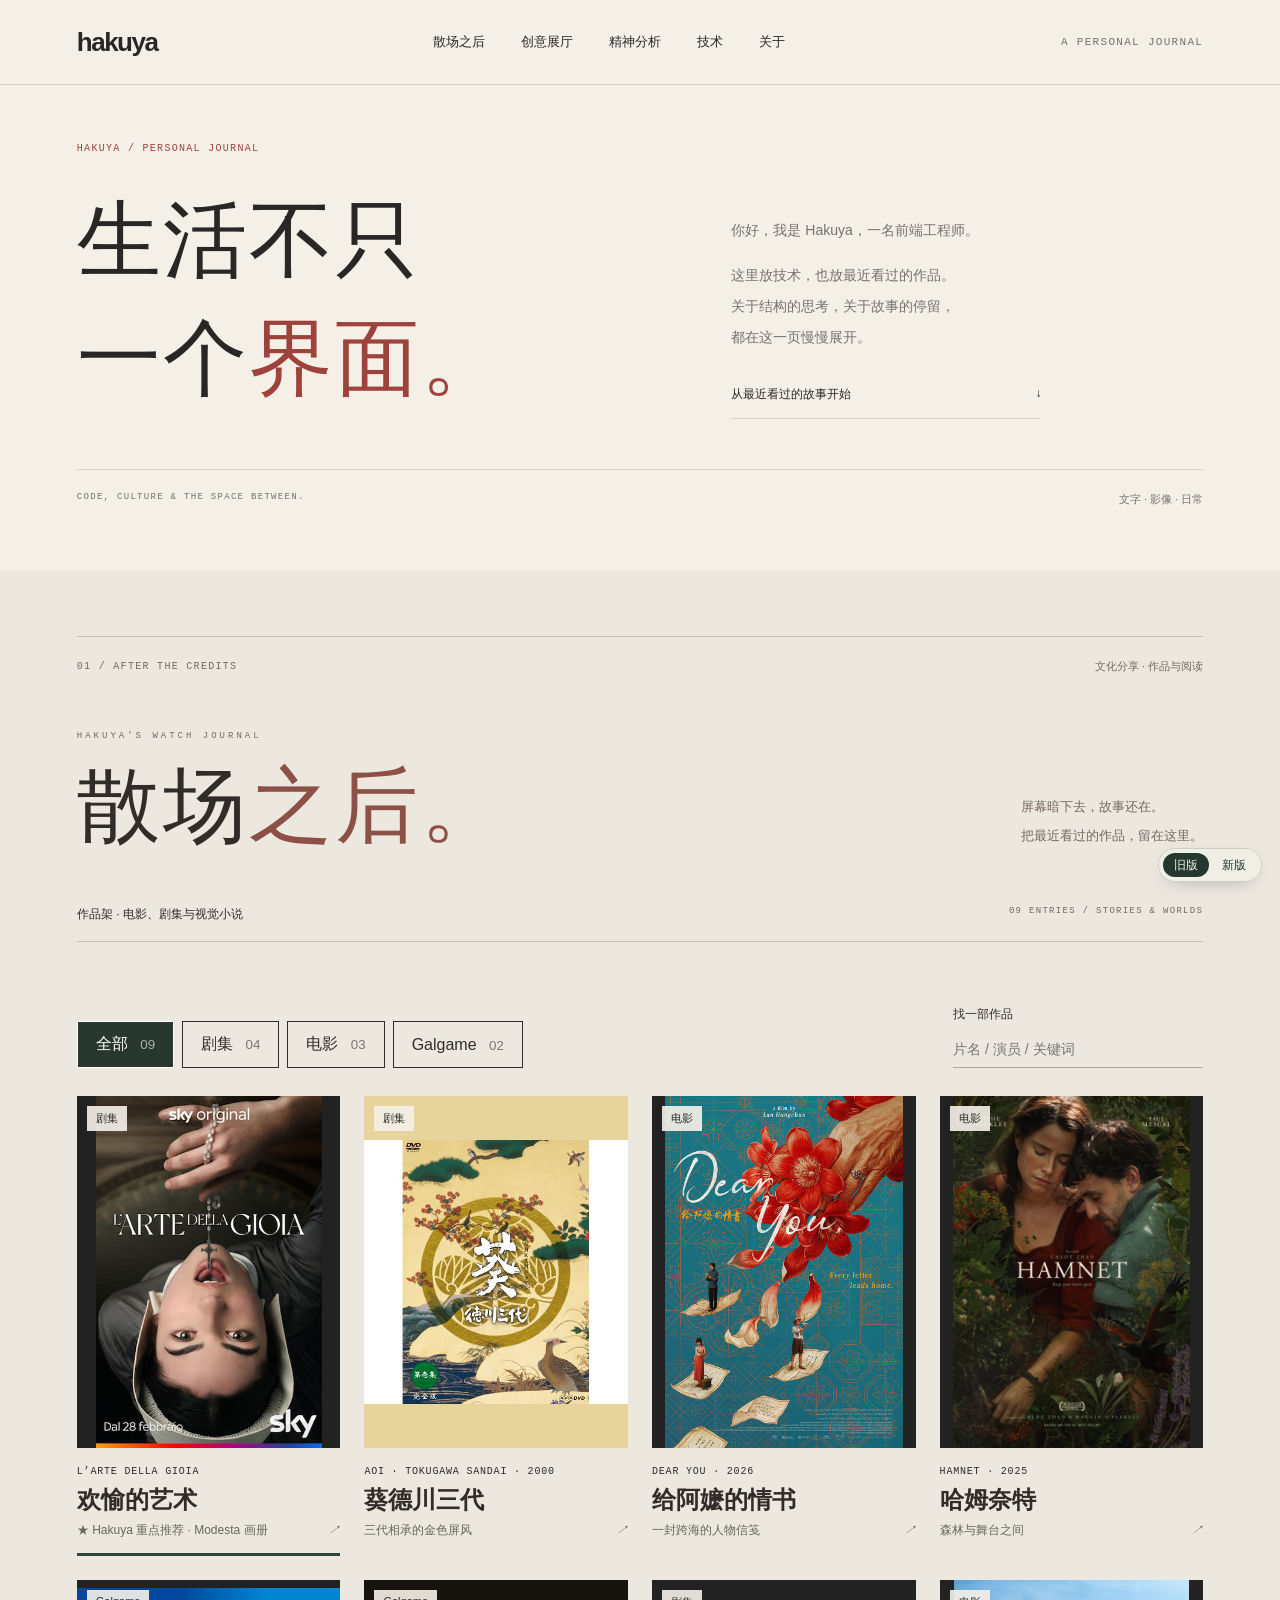
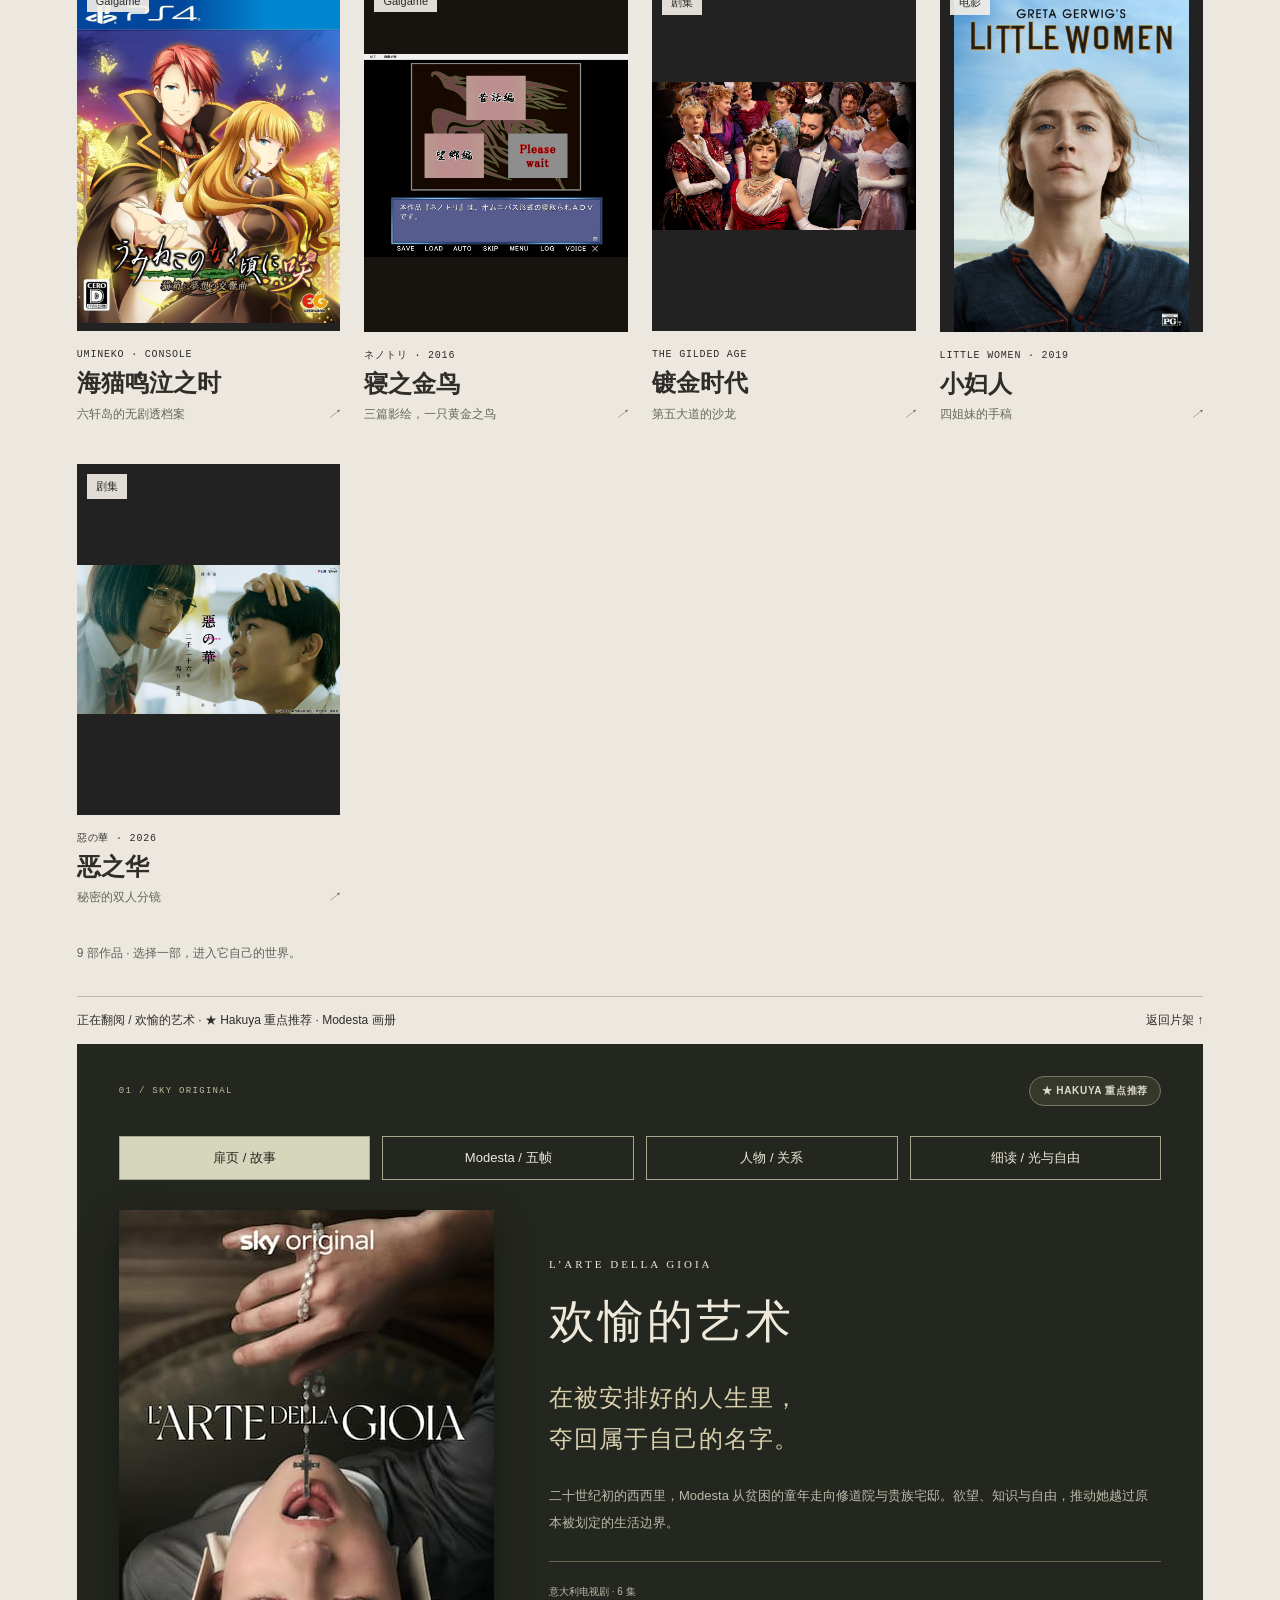
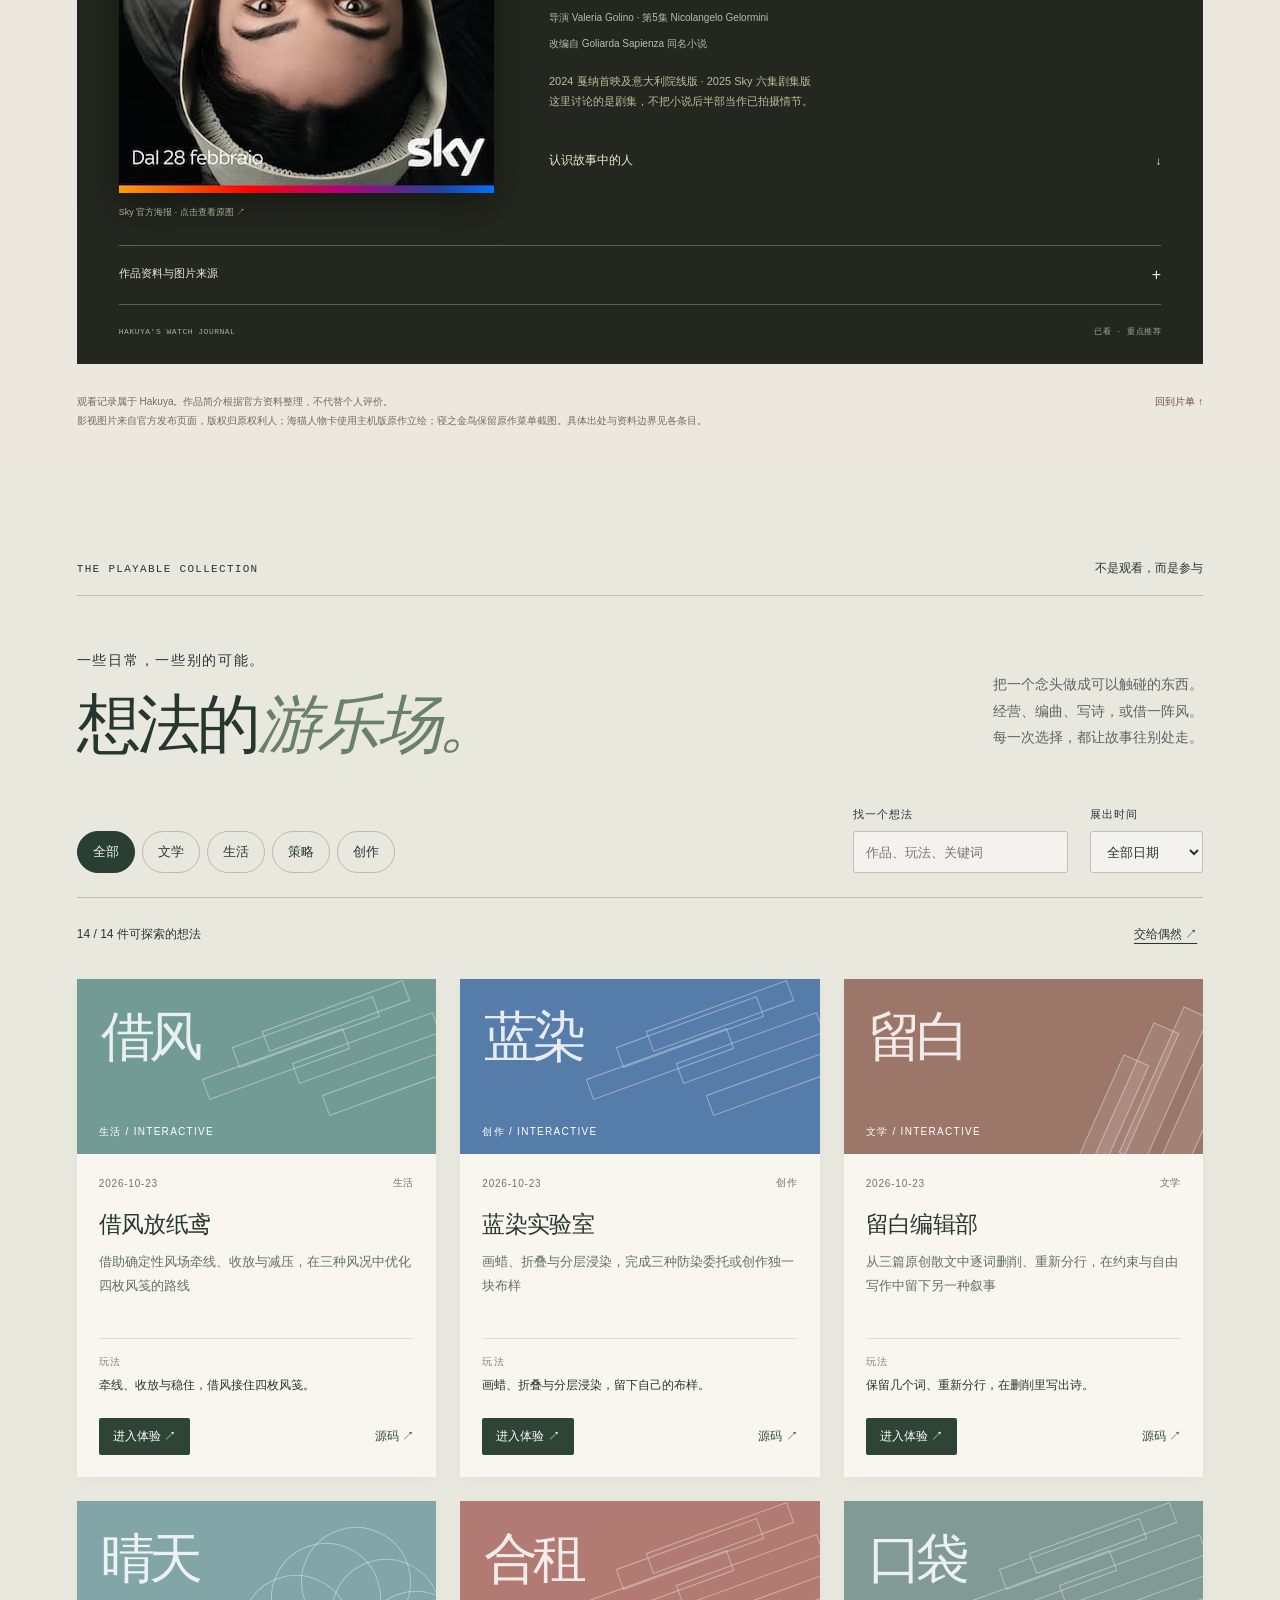
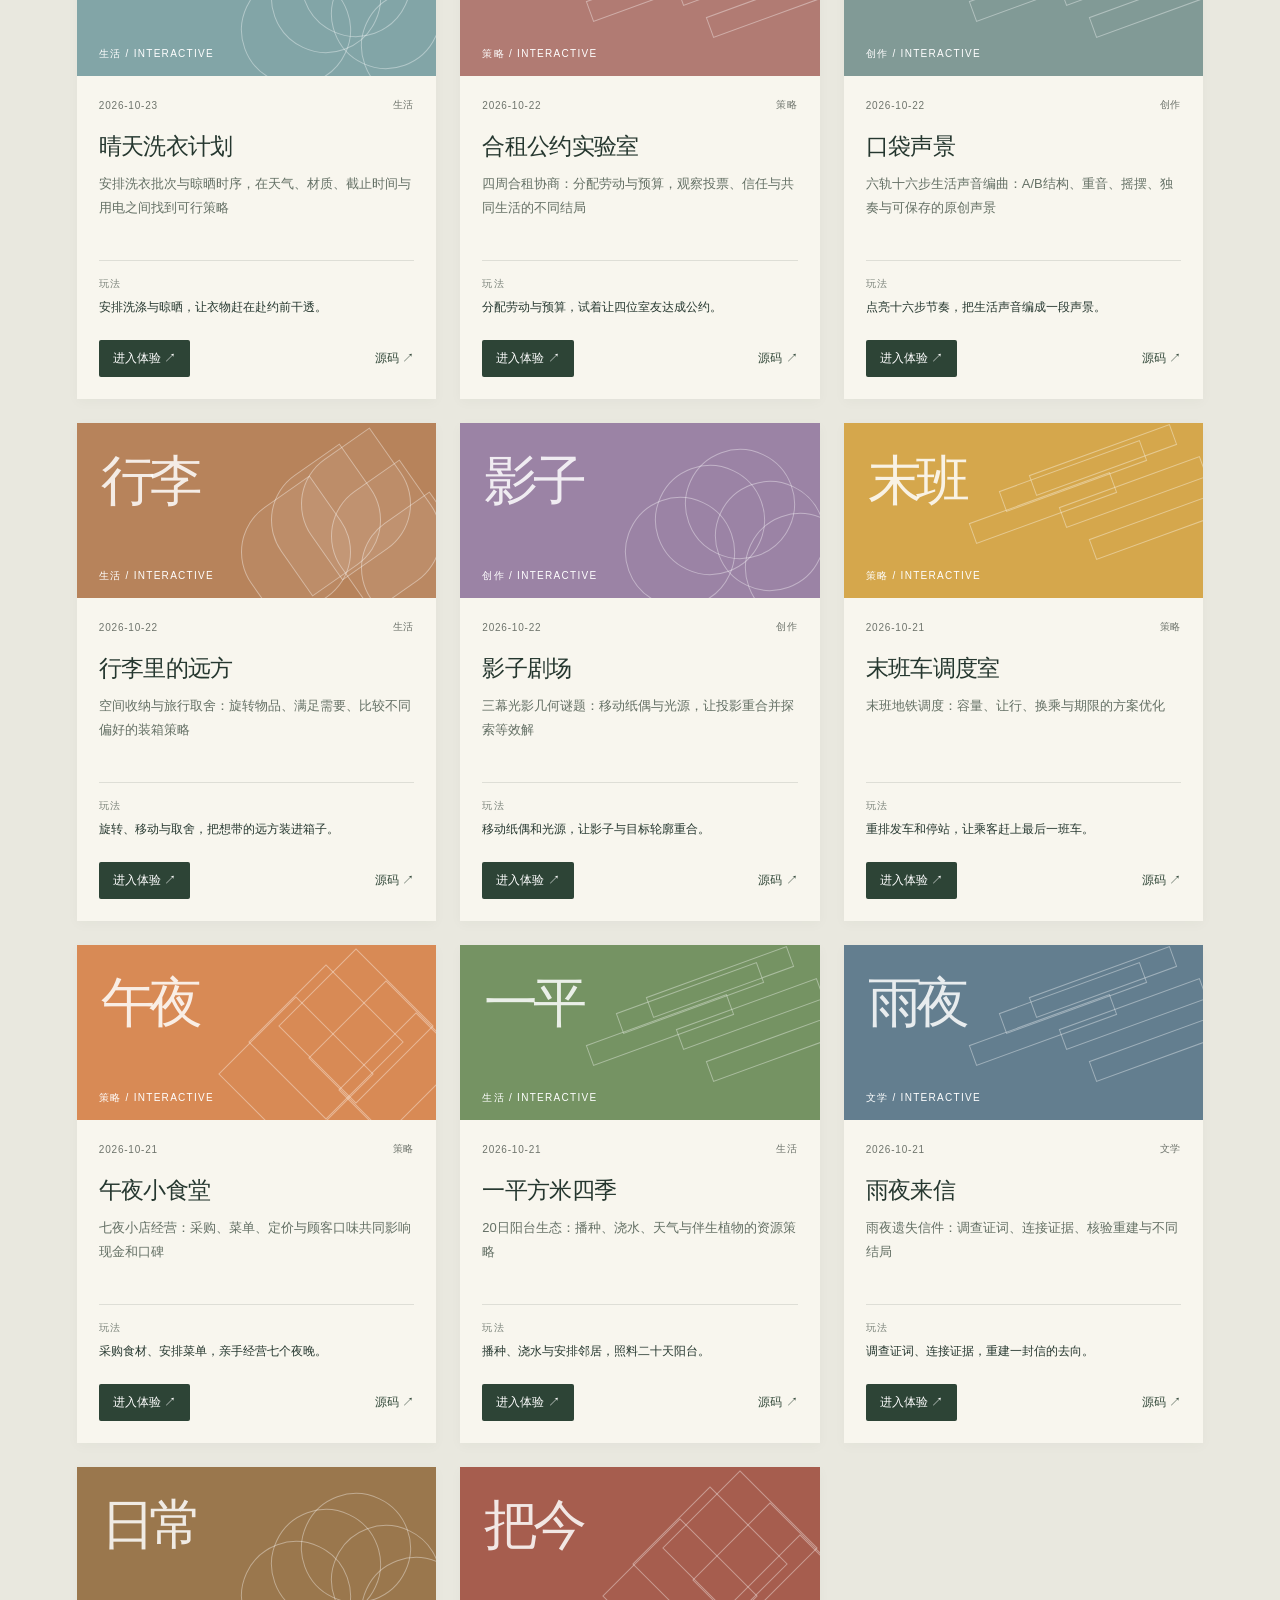
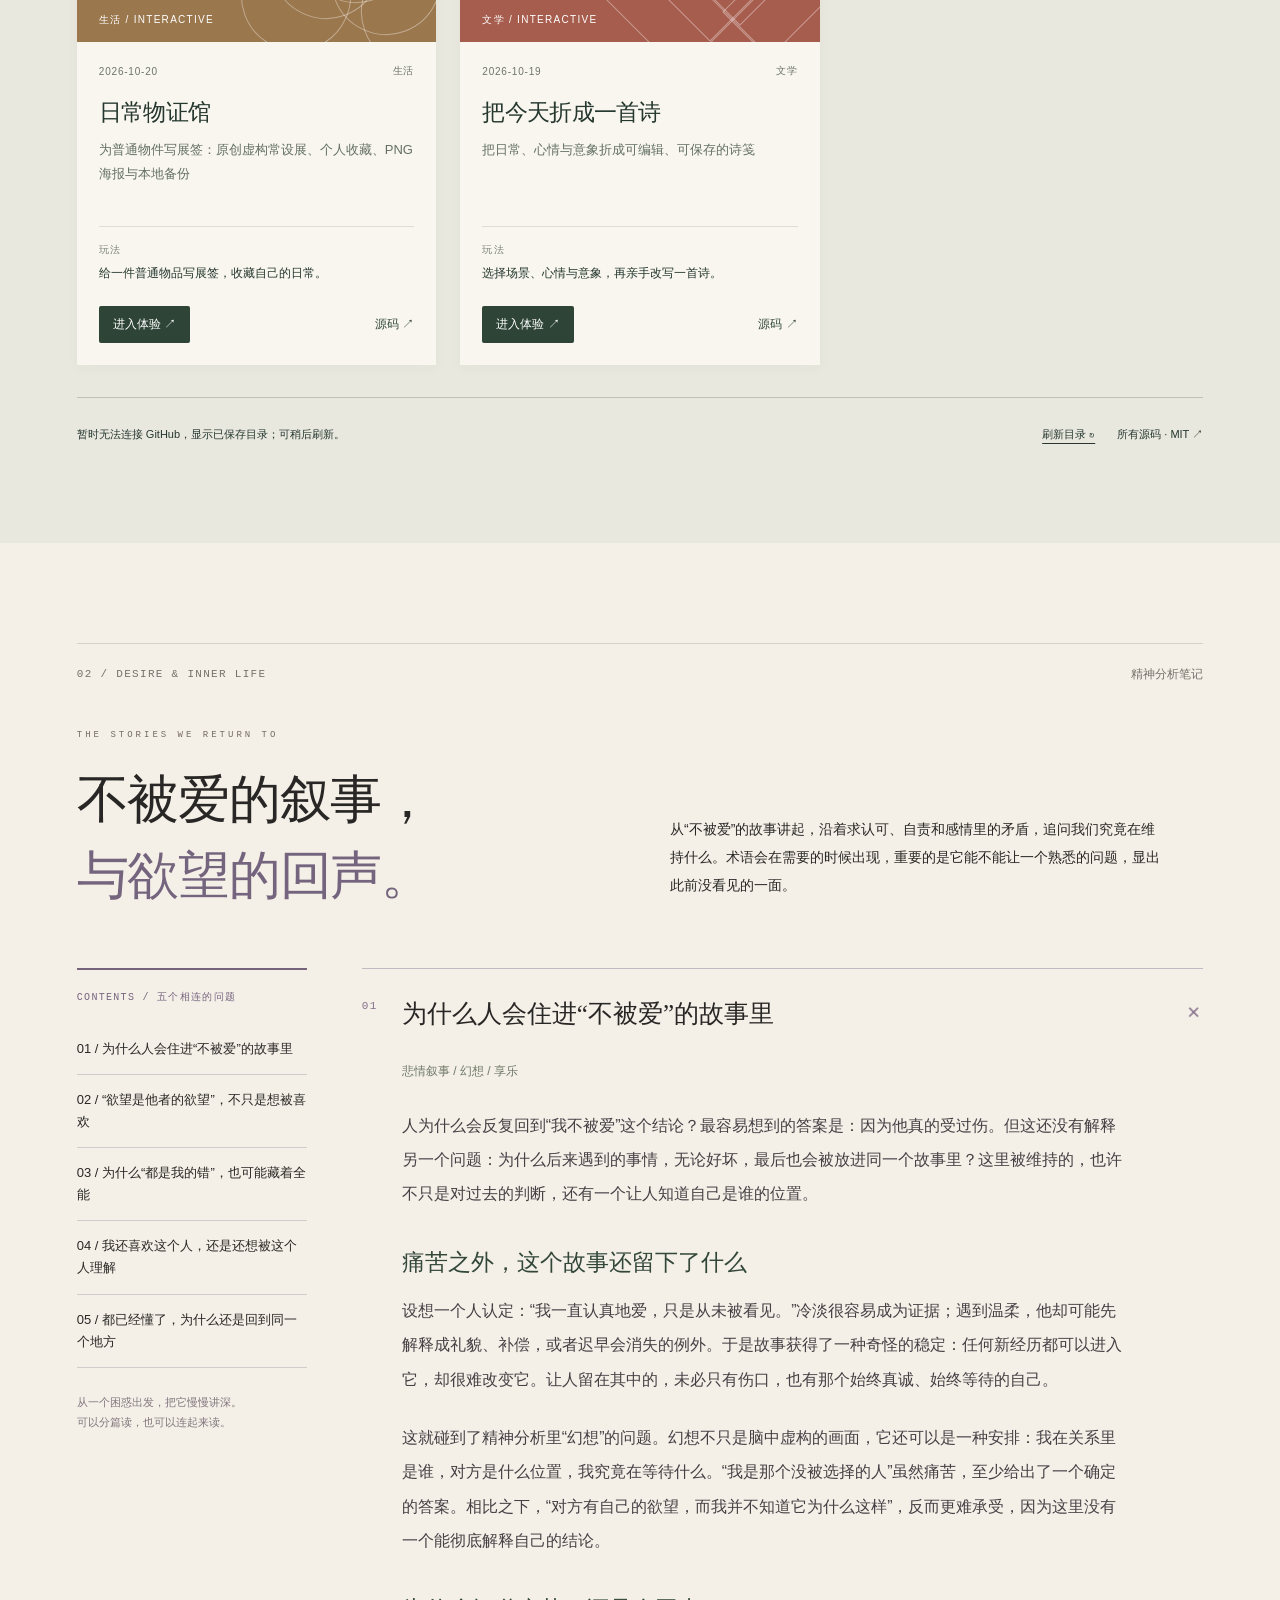
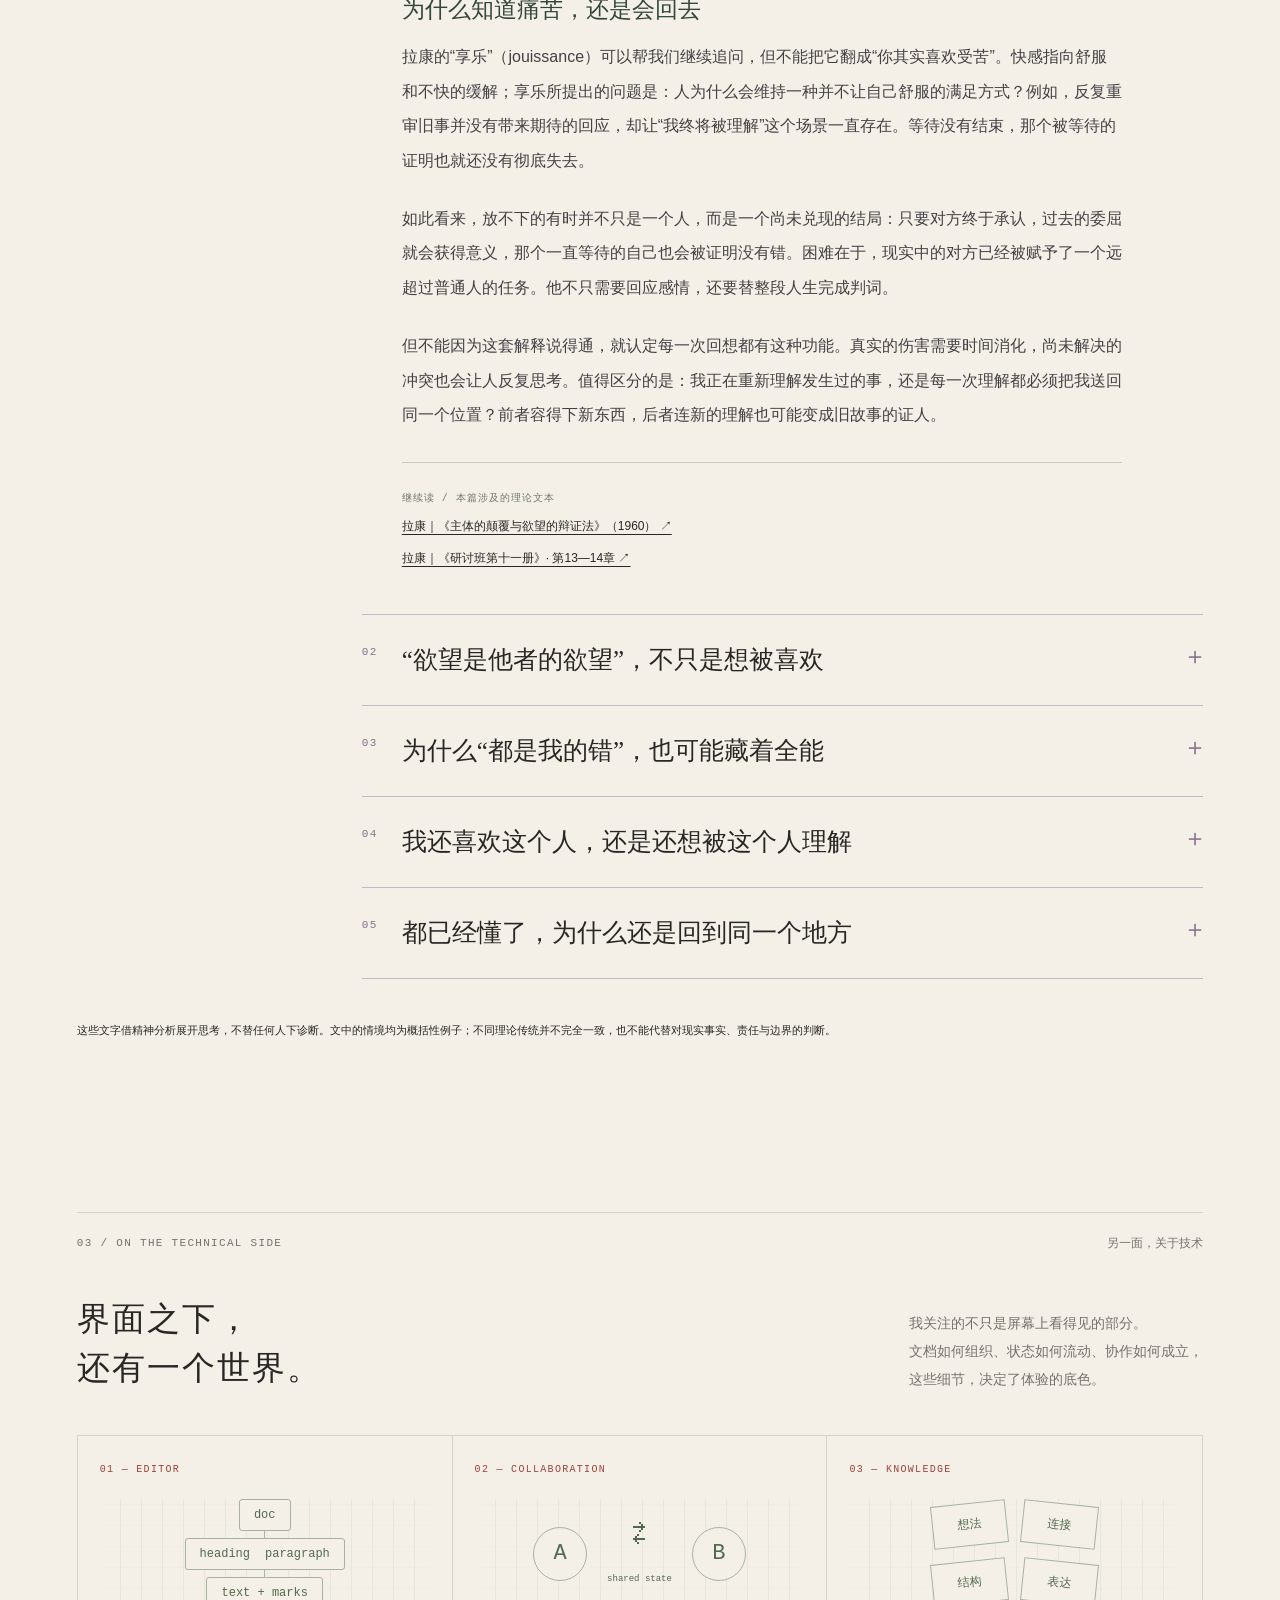
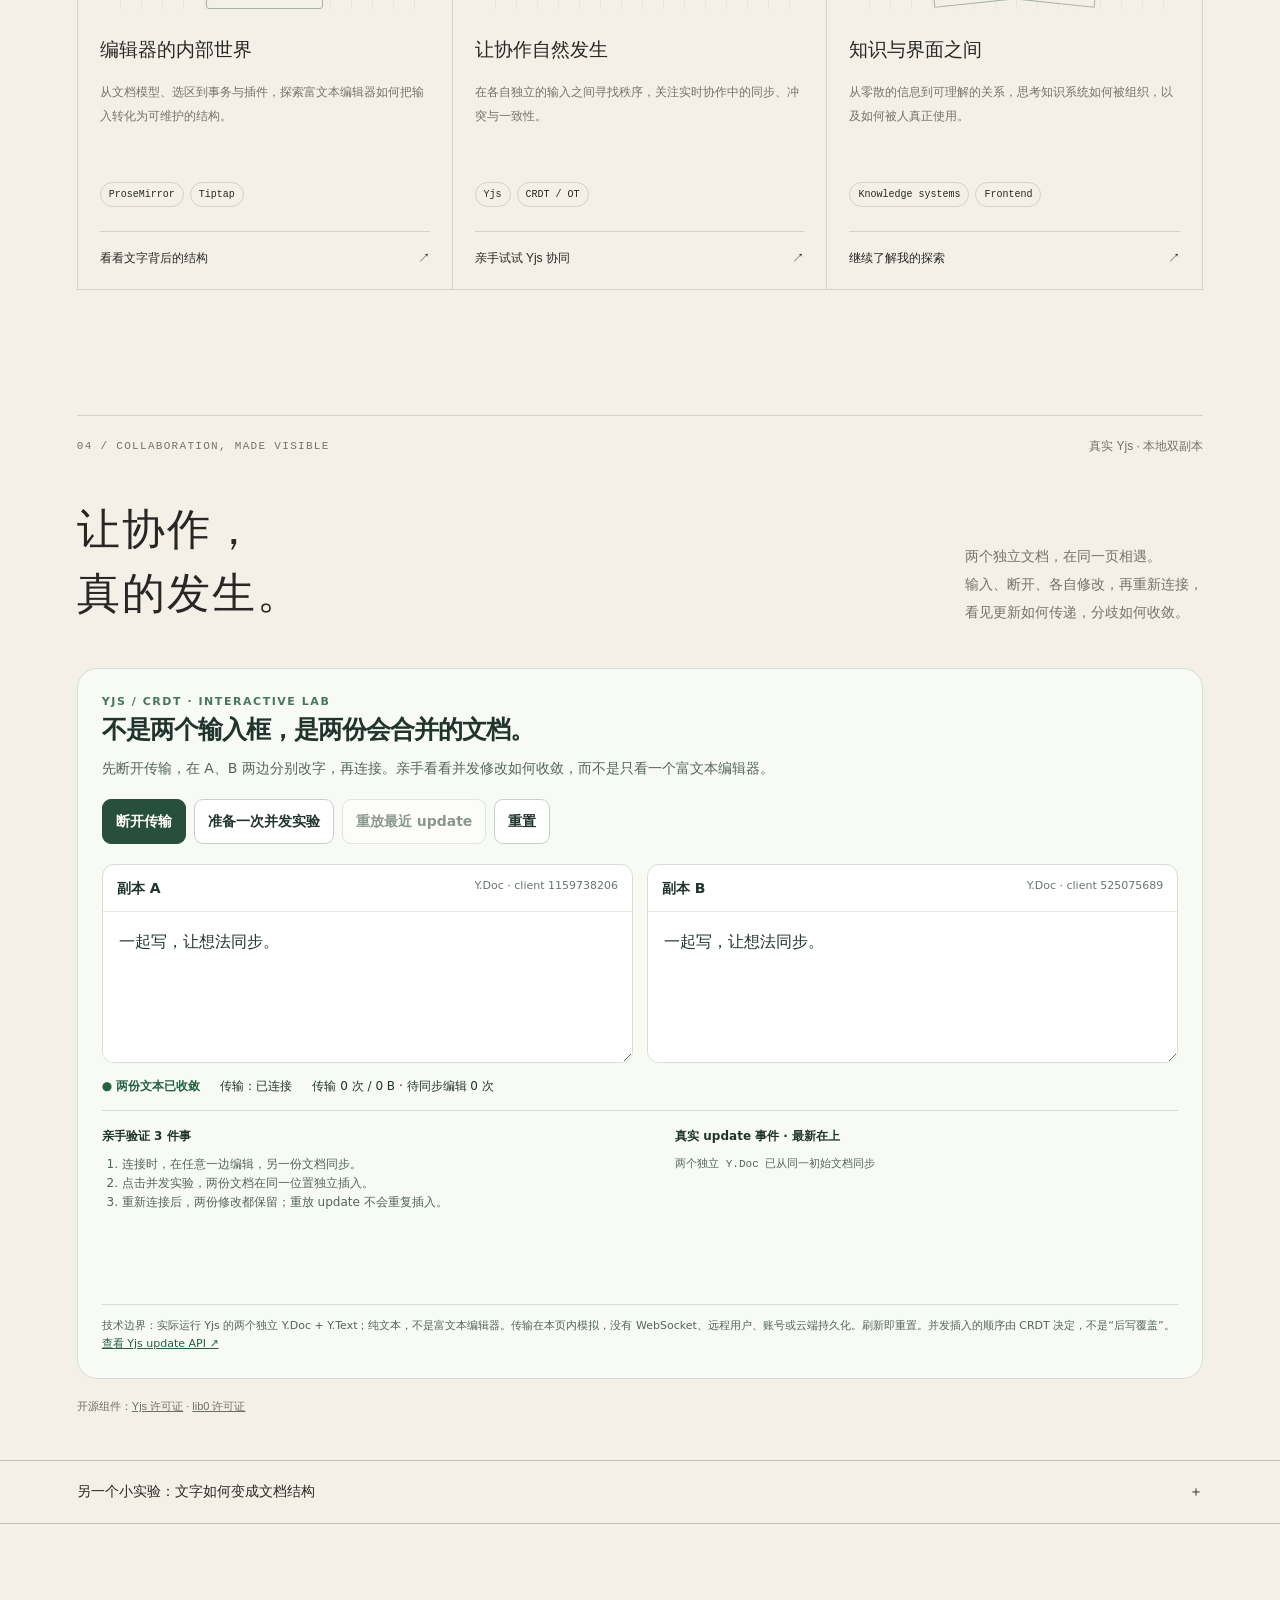
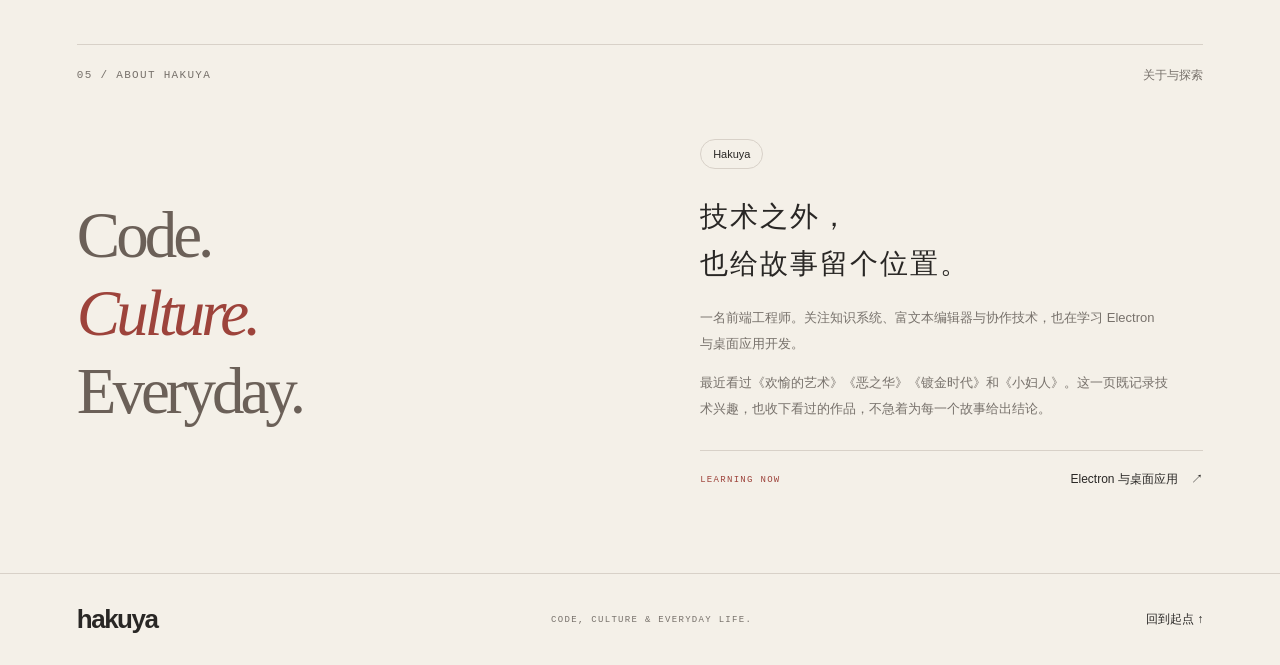
<file: classic/index.html>
<!doctype html>
<html lang="zh-CN">
<head>
<meta charset="utf-8"><meta name="viewport" content="width=device-width,initial-scale=1">
<title>Hakuya · 文字、影像与日常</title>
<meta name="description" content="Hakuya 的个人主页。最近看过的剧集、文字与影像，以及前端工程与知识系统的探索。">
<meta name="theme-color" content="#f4f0e8"><meta property="og:title" content="Hakuya · 文字、影像与日常"><meta property="og:description" content="最近看过的故事，技术之外的日常。"><meta property="og:type" content="website"><meta property="og:url" content="https://sakurakoujihakuya.github.io/">
<link rel="icon" href="data:image/svg+xml,%3Csvg xmlns='http://www.w3.org/2000/svg' viewBox='0 0 64 64'%3E%3Crect width='64' height='64' rx='14' fill='%232c392f'/%3E%3Cpath d='M15 46V18h6v12h22V18h6v28h-6V36H21v10' fill='%23eeeee5'/%3E%3C/svg%3E">
<link rel="stylesheet" href="style.css?v=20261022-portraits-9"><script src="app.js" defer></script><script src="portraits.js?v=20261022-portraits-9" defer></script><script src="library.js?v=20261022-portraits-9" defer></script><script src="../assets/yjs-lab.js" defer></script><link rel="stylesheet" href="gallery.css?v=20261023-1"><script src="gallery.js?v=20261023-2" defer></script></head>
<body id="top"><a class="skip" href="#main">跳转到正文</a><div class="progress" aria-hidden="true"></div>
<header class="shell"><a class="logo" href="#top">hakuya<span class="logo-star">✳</span></a><nav aria-label="主导航"><a href="#culture">散场之后</a><a href="#gallery">创意展厅</a><a href="#psyche">精神分析</a><a href="#field">技术</a><a href="#about">关于</a></nav><span class="edition mono">A PERSONAL JOURNAL</span></header>
<main id="main">
<section class="journal-hero shell"><div class="hero-kicker mono">HAKUYA / PERSONAL JOURNAL</div><div class="journal-intro"><h1>生活不只<br>一个<span>界面。</span></h1><div><p>你好，我是 Hakuya，一名前端工程师。</p><p>这里放技术，也放最近看过的作品。<br>关于结构的思考，关于故事的停留，<br>都在这一页慢慢展开。</p><a class="journal-jump" href="#culture">从最近看过的故事开始 <span>↓</span></a></div></div><div class="hero-index"><span class="mono">CODE, CULTURE & THE SPACE BETWEEN.</span><span>文字 · 影像 · 日常</span></div></section>
<section class="culture" id="culture"><div class="shell"><div class="culture-label"><span class="mono">01 / AFTER THE CREDITS</span><span>文化分享 · 作品与阅读</span></div><div class="culture-heading"><div><span class="overline">HAKUYA'S WATCH JOURNAL</span><h2>散场<span>之后</span><i>。</i></h2></div><p>屏幕暗下去，故事还在。<br>把最近看过的作品，留在这里。</p></div><div class="shelf-heading"><span>作品架 · 电影、剧集与视觉小说</span><span class="mono">09 ENTRIES / STORIES & WORLDS</span></div>
<div class="watch-library" id="watch-library"><div class="library-tools"><div class="filters" role="group" aria-label="作品类型"><button data-filter="all" aria-pressed="true">全部 <small>09</small></button><button data-filter="series" aria-pressed="false">剧集 <small>04</small></button><button data-filter="film" aria-pressed="false">电影 <small>03</small></button><button data-filter="game" aria-pressed="false">Galgame <small>02</small></button></div><label class="library-search">找一部作品<input type="search" id="work-search" placeholder="片名 / 演员 / 关键词" autocomplete="off"></label></div><div id="poster-shelf" class="poster-shelf" aria-label="选择作品"></div><p id="library-status" class="library-status" aria-live="polite"></p><noscript><p>以下依次展示全部作品；启用 JavaScript 可使用片架筛选与切换。</p></noscript></div><div class="feature-bar"><span id="active-work-label">正在翻阅</span><a href="#watch-library">返回片架 ↑</a></div>
<article class="cinema aoi-cinema" id="aoi-tokugawa">
<div class="cinema-marker"><span class="mono">NHK TAIGA DRAMA / 2000</span><span class="seen">作品收录</span></div>
<div class="aoi-opening"><div class="aoi-title"><span class="aoi-seal" aria-hidden="true">三代</span><p class="mono">AOI · TOKUGAWA SANDAI</p><h3>葵<span>德川三代</span></h3><p class="aoi-subtitle" lang="ja">葵 徳川三代</p><p class="aoi-deck">天下可以交接。<br>父亲的影子，如何继承？</p><p>2000 年 NHK 大河剧。故事从关原之战前夕展开，以德川家康、秀忠、家光三代为轴，描绘江户幕府形成的过程。战场之外，父子、家族与政治秩序，构成另一场漫长的交接。</p><p class="aoi-credit">编剧：詹姆斯三木（ジェームス三木）<br>音乐：岩代太郎 · 解说人物：德川光圀（中村梅雀 饰）</p></div><figure class="aoi-cover"><a href="../assets/aoi-dvd.jpg" target="_blank" rel="noopener" aria-label="查看葵德川三代完整 DVD 封面"><img src="../assets/aoi-dvd.jpg" width="500" height="500" alt="葵德川三代第一集 DVD 盒装封面：金色底、三叶葵纹、松树与飞鸟" loading="lazy"></a><figcaption>NHK 官方 DVD 盒装封面 · 第壱集<br>保留原图构图；不是剧照或人物肖像。</figcaption></figure></div>
<figure class="aoi-scene"><a href="../assets/aoi-still.jpg" target="_blank" rel="noopener" aria-label="查看葵德川三代第二十集官方剧照"><img src="../assets/aoi-still.jpg" width="480" height="270" alt="葵德川三代第二十集官方剧照：林间交谈的两位人物" loading="lazy"></a><figcaption><span class="mono">A SCENE / 二元政治</span><p>权力的交接，<br>不止发生在仪式上。</p><small>第 20 集「二元政治」 · NHK On Demand 官方剧照<br>© NHK · 保留原始画面</small></figcaption></figure>
<section class="aoi-succession" aria-labelledby="aoi-succession-title"><div class="aoi-section-heading"><span class="mono">THREE GENERATIONS / 三つの視点</span><h4 id="aoi-succession-title">把卷轴交给下一代。</h4><p>选择一代，切换人物与观看线索。这里讨论剧作的入口，不代替历史研究，也不泄露人物结局。</p></div>
<div class="aoi-generations" role="group" aria-label="选择德川三代人物"><button type="button" data-aoi="ieyasu" aria-controls="aoi-dossier" aria-pressed="true"><small>壹 · 开创</small><strong>家康</strong><span>津川雅彦 饰</span></button><button type="button" data-aoi="hidetada" aria-controls="aoi-dossier" aria-pressed="false"><small>贰 · 承接</small><strong>秀忠</strong><span>西田敏行 饰</span></button><button type="button" data-aoi="iemitsu" aria-controls="aoi-dossier" aria-pressed="false"><small>叁 · 延续</small><strong>家光</strong><span>二代目尾上辰之助 饰</span></button></div>
<div id="aoi-dossier" class="aoi-dossier" aria-live="polite"><figure class="character-portrait" data-portrait="aoi-ieyasu"><button type="button" class="portrait-open" data-enlarge="aoi-ieyasu" aria-label="放大：德川家康 · 津川雅彦"><img src="../assets/characters/aoi-ieyasu.jpg" width="250" height="250" alt="津川雅彦饰演德川家康的葵德川三代官方人物剧照" loading="lazy"><span aria-hidden="true">↗</span></button><figcaption>德川家康 · 津川雅彦<small>© NHK / チャンネル銀河</small></figcaption></figure><div class="portrait-copy"><p class="mono">FIRST GENERATION / 德川家康</p><h5>建立秩序的人。</h5><p class="actor">津川雅彦 饰 · 秀忠之父，家光之祖父</p><p>三代叙事的起点。剧中的家康从关原前后的权力角逐走向幕府的建立；在成为大御所之后，他与秀忠之间的政治关系仍是重要线索。</p><div class="aoi-question"><small>观看线索 · 本页编辑提问</small><p>当开创者仍在场，继承者怎样获得自己的判断空间？</p></div></div></div>
<noscript><p>德川秀忠：西田敏行饰，家康之子、家光之父，是前后两代之间的承接者。德川家光：二代目尾上辰之助（现四代目尾上松绿）饰，是三代叙事中的第三代将军。</p></noscript></section>
<section class="aoi-family"><div><span class="mono">BEYOND THE SUCCESSION</span><h4>家谱之外，<br>也有人在说话。</h4></div><div><figure class="character-portrait" data-portrait="aoi-go"><button type="button" class="portrait-open" data-enlarge="aoi-go" aria-label="放大：阿江（右）与秀忠 · 岩下志麻、西田敏行"><img src="../assets/characters/aoi-go.jpg" width="520" height="293" alt="葵德川三代剧照：阿江在右，秀忠在左" loading="lazy"><span aria-hidden="true">↗</span></button><figcaption>阿江（右）与秀忠 · 岩下志麻、西田敏行<small>© NHK / チャンネル銀河</small></figcaption></figure><h5>阿江 · 岩下志麻 饰</h5><p>秀忠的妻子、家光的母亲。沿着她的视角，可以把将军家的继承问题重新放回家庭关系中理解。</p><figure class="character-portrait" data-portrait="aoi-yodo"><button type="button" class="portrait-open" data-enlarge="aoi-yodo" aria-label="放大：淀殿 · 小川真由美"><img src="../assets/characters/aoi-yododono-corrected.jpg" width="520" height="293" alt="小川真由美饰演淀殿的葵德川三代剧照" loading="lazy"><span aria-hidden="true">↗</span></button><figcaption>淀殿 · 小川真由美<small>© NHK / チャンネル銀河</small></figcaption></figure><h5>淀殿 · 小川真由美 饰</h5><p>丰臣秀赖的母亲。与德川三代并置的丰臣家，是理解剧中家族与政治关系的重要一端。</p></div></section>
<details class="cinema-details"><summary>作品资料、图片与阅读边界 <span>+</span></summary><div><p>日本电视剧，2000 年播出。人物及演员据 NHK 官方资料整理；二代目尾上辰之助现名四代目尾上松绿。本页的观看提问是编辑性的阅读建议，不是 Hakuya 的个人观后感。</p><p>DVD 封面来自 NHK 集团官方商城；第 20 集剧照来自 NHK On Demand。版权归 NHK 及原权利人。图片仅作作品识别与介绍，不授予再利用许可。</p><a href="https://nhk-groupmall.jp/products/nqu-12398aa" target="_blank" rel="noopener noreferrer">NHK：作品介绍、主创与 DVD 封面 ↗</a><a href="https://www.nhk-ondemand.jp/goods/G2019096601SA000/index.html" target="_blank" rel="noopener noreferrer">NHK：第 20 集「二元政治」与剧照 ↗</a><a href="https://nhk-groupmall.jp/blogs/read/ieyasu" target="_blank" rel="noopener noreferrer">NHK：德川家康题材回顾与三代演员 ↗</a><a href="https://www.nhk-ondemand.jp/program/P201200099500000/index.html?np_banID=top_pr_000995" target="_blank" rel="noopener noreferrer">NHK On Demand：作品与演员资料 ↗</a></div></details>
<div class="cinema-record">HAKUYA'S WATCH JOURNAL <span>已收录 · 暂未写下个人短评</span></div></article>
<article class="cinema joy-cinema" id="art-of-joy"><div class="cinema-marker"><span class="mono">01 / SKY ORIGINAL</span><span class="seen joy-recommend">★ HAKUYA 重点推荐</span></div><div class="joy-opening"><figure class="official-poster"><a href="../assets/joy-poster.jpg" target="_blank" aria-label="查看欢愉的艺术完整官方海报"><img src="../assets/joy-poster.jpg" width="375" height="583" alt="欢愉的艺术 Sky 官方海报，Modesta 的倒置肖像与十字架" loading="lazy"></a><figcaption>Sky 官方海报 · 点击查看原图 ↗</figcaption></figure><div class="cinema-intro"><span class="film-eyebrow">L’ARTE DELLA GIOIA</span><h3>欢愉的艺术</h3><p class="film-deck">在被安排好的人生里，<br>夺回属于自己的名字。</p><p>二十世纪初的西西里，Modesta 从贫困的童年走向修道院与贵族宅邸。欲望、知识与自由，推动她越过原本被划定的生活边界。</p><div class="film-facts"><span>意大利电视剧 · 6 集</span><span>导演 Valeria Golino · 第5集 Nicolangelo Gelormini</span><span>改编自 Goliarda Sapienza 同名小说</span></div><p class="joy-edition">2024 戛纳首映及意大利院线版 · 2025 Sky 六集剧集版<br>这里讨论的是剧集，不把小说后半部当作已拍摄情节。</p><a class="film-anchor" href="#joy-characters">认识故事中的人 <span>↓</span></a></div></div>
<section class="joy-gallery" aria-labelledby="modesta-gallery-title"><div class="joy-gallery-heading"><span class="mono">MODESTA / FIVE MOMENTS</span><h4 id="modesta-gallery-title">她的目光，比对白先抵达。</h4><p>Tecla Insolia 饰 Modesta。五个不同的瞬间，从海边回眸到垂眸合掌，留下她的目光、动作与表情；点开看大图，可用左右方向键翻阅。</p></div><div class="modesta-contact-sheet"><figure class="character-portrait" data-portrait="joy-modesta-1"><button type="button" class="portrait-open" data-enlarge="joy-modesta-1" data-gallery="modesta" aria-label="放大：Modesta / 海边 · 回眸"><img src="../assets/characters/joy-modesta-cinema-1.png" width="1280" height="720" alt="Tecla Insolia 饰 Modesta：海边 · 回眸" loading="lazy"><span aria-hidden="true">↗</span></button><figcaption>Modesta / 海边 · 回眸<small>© Sky / 官方预告画面 · 1280×720</small></figcaption></figure><figure class="character-portrait" data-portrait="joy-modesta-2"><button type="button" class="portrait-open" data-enlarge="joy-modesta-2" data-gallery="modesta" aria-label="放大：Modesta / 侧光 · 垂眸合掌"><img src="../assets/characters/joy-modesta-cinema-2.png" width="1280" height="720" alt="Tecla Insolia 饰 Modesta：侧光 · 垂眸合掌" loading="lazy"><span aria-hidden="true">↗</span></button><figcaption>Modesta / 侧光 · 垂眸合掌<small>© Sky / 官方预告画面 · 1280×720</small></figcaption></figure><figure class="character-portrait" data-portrait="joy-modesta-3"><button type="button" class="portrait-open" data-enlarge="joy-modesta-3" data-gallery="modesta" aria-label="放大：Modesta / 烛火 · 一封信"><img src="../assets/characters/joy-modesta-cinema-3.png" width="1280" height="720" alt="Tecla Insolia 饰 Modesta：烛火 · 一封信" loading="lazy"><span aria-hidden="true">↗</span></button><figcaption>Modesta / 烛火 · 一封信<small>© Sky / 官方预告画面 · 1280×720</small></figcaption></figure><figure class="character-portrait" data-portrait="joy-modesta-4"><button type="button" class="portrait-open" data-enlarge="joy-modesta-4" data-gallery="modesta" aria-label="放大：Modesta / 玻璃 · 光与凝望"><img src="../assets/characters/joy-modesta-cinema-4.png" width="1280" height="720" alt="Tecla Insolia 饰 Modesta：玻璃 · 光与凝望" loading="lazy"><span aria-hidden="true">↗</span></button><figcaption>Modesta / 玻璃 · 光与凝望<small>© Sky / 官方预告画面 · 1280×720</small></figcaption></figure><figure class="character-portrait" data-portrait="joy-modesta-5"><button type="button" class="portrait-open" data-enlarge="joy-modesta-5" data-gallery="modesta" aria-label="放大：Modesta / 对望 · 与 Beatrice"><img src="../assets/characters/joy-modesta-cinema-5.png" width="1500" height="1000" alt="Tecla Insolia 饰 Modesta：对望 · 与 Beatrice" loading="lazy"><span aria-hidden="true">↗</span></button><figcaption>Modesta / 对望 · 与 Beatrice<small>© Paolo Ciriello / Sky Italia · 宣传剧照 · 1500×1000</small></figcaption></figure></div><p class="joy-gallery-source">四帧选自 Sky 官方预告（原生 1280×720），一张为 Paolo Ciriello / Sky Italia 宣传剧照（1500×1000）。保留原作构图与光影，不加暗色滤镜、不补脸、不放大小图；点开查看完整画面和出处。</p></section>
<section class="characters joy-characters" id="joy-characters" aria-labelledby="joy-cast-title"><div class="cast-title"><span class="mono">THE PEOPLE IN THE STORY</span><h4 id="joy-cast-title">她，与改变她命运的人。</h4></div><div class="joy-cast-grid"><article class="modesta-mood-card"><img src="../assets/characters/joy-modesta-cinema-1.png" width="1280" height="720" alt="Tecla Insolia 饰 Modesta，在海边回眸的官方预告画面" loading="lazy"><div class="character-copy"><h5>Modesta <span>莫德斯塔</span></h5><p class="actor">饰演者 · Tecla Insolia</p><p>出身贫困，却对知识、爱情与自由有强烈渴望。她不愿接受社会替自己安排的命运，是整部故事的行动中心。</p></div></article><article><img src="../assets/leonora.jpg" width="480" height="300" alt="Jasmine Trinca 饰演修道院院长 Leonora 的官方剧照" loading="lazy"><div class="character-copy"><h5>Leonora <span>莱奥诺拉</span></h5><p class="actor">饰演者 · Jasmine Trinca</p><p>收留年幼 Modesta 的修道院院长。她注意到女孩的聪明与倔强，并成为其成长早期的重要人物。</p></div></article><article><figure class="character-portrait" data-portrait="joy-gaia"><button type="button" class="portrait-open" data-enlarge="joy-gaia" aria-label="放大：Gaia · Valeria Bruni Tedeschi"><img src="../assets/characters/joy-gaia.jpg" width="960" height="601" alt="Gaia 身着绿色礼服，坐在灯旁" loading="lazy"><span aria-hidden="true">↗</span></button><figcaption>Gaia · Valeria Bruni Tedeschi<small>© Sky Italia / Sky 官方角色图集</small></figcaption></figure><div class="character-copy"><h5>Gaia <span>盖娅</span></h5><p class="actor">饰演者 · Valeria Bruni Tedeschi</p><p>Brandiforti 家族的掌权者。她看见 Modesta 的能力，也希望将其纳入宅邸的秩序；认可与利用并不总能分开。</p></div></article><article><figure class="character-portrait" data-portrait="joy-beatrice"><button type="button" class="portrait-open" data-enlarge="joy-beatrice" aria-label="放大：Beatrice · Alma Noce"><img src="../assets/characters/joy-beatrice.jpg" width="960" height="601" alt="Beatrice 金色卷发的人物剧照" loading="lazy"><span aria-hidden="true">↗</span></button><figcaption>Beatrice · Alma Noce<small>© Sky Italia / Sky 官方角色图集</small></figcaption></figure><div class="character-copy"><h5>Beatrice <span>贝阿特丽切</span></h5><p class="actor">饰演者 · Alma Noce</p><p>贵族家庭中较年轻的一员。她与 Modesta 的亲密，使宅邸不只是权力场，也成为两种成长经验相遇的地方。</p></div></article><article><figure class="character-portrait" data-portrait="joy-carmine"><button type="button" class="portrait-open" data-enlarge="joy-carmine" aria-label="放大：Carmine · Guido Caprino"><img src="../assets/characters/joy-carmine.jpg" width="960" height="601" alt="Carmine 坐在窗旁" loading="lazy"><span aria-hidden="true">↗</span></button><figcaption>Carmine · Guido Caprino<small>© Sky Italia / Sky 官方角色图集</small></figcaption></figure><div class="character-copy"><h5>Carmine <span>卡尔米内</span></h5><p class="actor">饰演者 · Guido Caprino</p><p>管理 Brandiforti 土地的人。他与 Modesta 的相遇连接着庄园劳动、权力分配与吸引，而不只是浪漫支线。</p></div></article></div></section><section class="joy-reading" aria-labelledby="joy-reading-title"><span class="mono">READING THE IMAGE / 无结局剧透导读</span><h4 id="joy-reading-title">欢愉不是奖赏，<br>而是一种必须学习的能力。</h4><p class="joy-reading-lead">以下是围绕剧集的编辑导读，不代写 Hakuya 的私人观后感。重点推荐是主人的选择；具体阅读角度保留为可以争论的问题。</p><div class="joy-margins"><article><span>01 / 空间</span><h5>从被收留，到能够行动</h5><p>贫困家庭、修道院、贵族宅邸，不只是三套布景，也可以读作三种规定人生的秩序。沿着门、窗、走廊与庭院看过去：Modesta 在什么时候只是被允许留下，又在什么时候开始改变周围人的安排？</p></article><article><span>02 / 关系</span><h5>爱与权力，没有分开出现</h5><p>Leonora 的庇护、Gaia 的认可、Beatrice 的亲近、Carmine 的对抗，让“关系”成为不同资源与依赖交错的地方。可以观察同一个姿态何时是照顾，何时也构成要求；不急着把每个人分成解放者或阻碍者。</p></article><article><span>03 / 伦理</span><h5>不把自由，写成无瑕的证明</h5><p>一部以女性自主为中心的故事，也可以让主人公保持难以归类。理解行动的处境，与赞同每个选择不是同一回事。观看的张力正在于：当她拒绝做一个可被轻易称赞的人，我们是否仍愿意继续看她？</p></article></div><details class="joy-craft" open><summary>画面笔记 / 阴影、烛光与西西里的日光</summary><p>摄影指导 Fabio Cianchetti 在 ARRI 访谈中谈到：影片以烛光处理大量夜景，视觉氛围参考了索科洛夫的《浮士德》，主要使用固定机位及少量轨道运动。他特别提及树下阅读的一束阳光。这里的深橄榄色、暗金与留白，也沿着这种明暗关系设计，而不是给所有作品套用同一种卡片模板。</p><a href="https://www.arri.com/news-it/dp-fabio-cianchetti-e-la-serie-tv-l-arte-della-gioia" target="_blank" rel="noopener noreferrer">读摄影指导的原始访谈 · 2024-06-24 ↗</a></details></section><details class="cinema-details"><summary>作品资料与图片来源 <span>+</span></summary><div><p>作品与人物资料据 Sky 官方介绍整理；“画面笔记”据 ARRI 摄影指导访谈，“空间／关系／伦理”为本站编辑性阅读，避免涉及后续结局。海报与剧照版权归原权利人；图片保留原始构图，不添加虚构角色形象。</p><a href="https://tg24.sky.it/spettacolo/serie-tv/2025/02/24/l-arte-della-gioia-serie-tv" target="_blank" rel="noopener noreferrer">Sky：作品介绍与海报、剧照 ↗</a><a href="https://tg24.sky.it/spettacolo/serie-tv/approfondimenti/l-arte-della-gioia-cast" target="_blank" rel="noopener noreferrer">Sky：演员与人物图集 ↗</a></div></details><div class="cinema-record">HAKUYA'S WATCH JOURNAL <span>已看 · 重点推荐</span></div></article>

<article class="cinema aku-cinema" id="flowers-of-evil"><div class="cinema-marker"><span class="mono">02 / TV TOKYO · 2026</span><span class="seen">✓ 最近看过</span></div><figure class="aku-key"><a href="../assets/aku-key.jpg" target="_blank" aria-label="查看恶之华2026电视剧完整官方主视觉"><img src="../assets/aku-key.jpg" width="1920" height="1080" alt="恶之华2026电视剧官方主视觉：仲村佐和与春日高男，黑色日文字形配洋红色点缀" loading="lazy"></a><figcaption>2026 真人电视剧官方主视觉 · ©「惡の華」製作委員会2026 ©押見修造／講談社</figcaption></figure><div class="aku-opening"><div><span class="film-eyebrow">THE FLOWERS OF EVIL</span><h3>恶之华<span>惡の華</span></h3></div><div class="cinema-intro"><p class="film-deck">那个被看见的秘密，<br>让青春开始失去平衡。</p><p>迷恋波德莱尔诗集的春日高男，一次越界行为被仲村佐和目睹。秘密把两人牵到一起，也让他不得不面对自我形象与真实欲望之间的裂缝。</p><div class="film-facts"><span>日本电视剧 · 12 集</span><span>原作 押见修造</span><span>铃木福 × ano 双主演</span></div></div></div>
<section class="characters aku-characters" aria-labelledby="aku-cast-title"><div class="cast-title"><span class="mono">TWO PEOPLE / AN UNEASY CONNECTION</span><h4 id="aku-cast-title">春日高男 <i>×</i> 仲村佐和</h4></div><div class="aku-cast-grid"><article><figure><a href="../assets/kasuga.jpg" target="_blank" aria-label="查看春日高男官方人物照"><img src="../assets/kasuga.jpg" width="1000" height="1400" alt="铃木福饰演春日高男的官方人物照，白衬衫与蓝色领带" loading="lazy"></a></figure><div class="character-copy"><span class="character-number mono">01 / KASUGA TAKAO</span><h5>春日高男</h5><p class="actor">饰演者 · 铃木福（鈴木福）</p><p>喜欢读波德莱尔的少年，觉得自己与同学不同，却也常常逃避不愿面对的现实。与仲村相遇后，他对自己的想象开始动摇。</p></div></article><article><figure><a href="../assets/nakamura.jpg" target="_blank" aria-label="查看仲村佐和官方人物照"><img src="../assets/nakamura.jpg" width="1000" height="1400" alt="ano饰演仲村佐和的官方人物照，眼镜与红色蝴蝶结" loading="lazy"></a></figure><div class="character-copy"><span class="character-number mono">02 / NAKAMURA SAWA</span><h5>仲村佐和</h5><p class="actor">饰演者 · ano（あの）</p><p>对身边的环境与社会规则充满不满，直接表达自己的情绪，因而常被周围人视为麻烦人物。她目睹春日的秘密，并改变了两人的关系。</p></div></article></div></section><details class="cinema-details"><summary>作品版本、资料与图片来源 <span>+</span></summary><div><p>本条目对应 2026 年东京电视台真人电视剧，不是动画或电影版。人物资料据官方简介与演员页整理。主视觉及人物照：©「惡の華」製作委員会2026 ©押見修造／講談社。</p><a href="https://www.tv-tokyo.co.jp/akunohana/" target="_blank" rel="noopener noreferrer">东京电视台：官方主视觉 ↗</a><a href="https://www.tv-tokyo.co.jp/akunohana/intro/" target="_blank" rel="noopener noreferrer">官方故事与人物介绍 ↗</a><a href="https://www.tv-tokyo.co.jp/akunohana/cast/" target="_blank" rel="noopener noreferrer">官方演员与人物照片 ↗</a></div></details><div class="cinema-record">HAKUYA'S WATCH JOURNAL <span>已看 · 暂未写下个人短评</span></div></article>

<article class="cinema gilded-cinema" id="gilded-age"><div class="cinema-marker"><span class="mono">HBO ORIGINAL / A NEW YORK SALON</span><span class="seen">✓ 最近看过</span></div><div class="gilded-title"><span>NEW YORK · 1882</span><h3>镀金时代</h3><p>THE GILDED AGE</p></div><figure class="gilded-panorama"><a href="../assets/gilded-poster.jpg" target="_blank" aria-label="查看镀金时代官方宣传图"><img src="../assets/gilded-poster.jpg" width="1920" height="1080" alt="镀金时代官方群像：身着酒红、紫色与金色礼服的纽约上流社会人物" loading="lazy"></a><figcaption>Sky 发布的第三季宣传图 · 图片不代表观看进度</figcaption></figure><div class="salon-intro"><span class="mono">AN INVITATION TO FIFTH AVENUE</span><h4>同一条街，<br>两套入场规则。</h4><p>1882 年，Marian Brook 来到纽约投奔两位姨母。传统家族守着地位，新兴富豪试图进入社交圈。Julian Fellowes 创作的这部美剧，把阶层的交锋放进客厅、餐桌与舞会。</p></div><div class="salon"><div class="salon-doors" role="group" aria-label="选择镀金时代人物家庭"><button data-house="old" aria-pressed="true"><small>THE ESTABLISHMENT</small><strong>Van Rhijn 家</strong><span>走进旧纽约的客厅 →</span></button><div class="avenue" aria-hidden="true">FIFTH AVENUE</div><button data-house="new" aria-pressed="false"><small>THE NEW ARRIVALS</small><strong>Russell 家</strong><span>走进新贵的宴会厅 →</span></button></div><section id="salon-guests" class="salon-guests" aria-live="polite"></section></div><figure class="gilded-scene"><img src="../assets/gilded-still.jpg" width="1360" height="765" alt="Russell 一家身着正式礼服的官方剧照" loading="lazy"><figcaption>Russell 一家 · Sky 官方剧照</figcaption></figure><details class="cinema-details"><summary>作品与图片来源 <span>+</span></summary><div><p>美国电视剧，2022 年首播。本页仅记录看过该作品，不标注看过哪一季。人物介绍仅涉及初始设定。宣传图与剧照来自官方发行平台 Sky，版权归 HBO 及原权利人。</p><a href="https://www.sky.de/serien/the-gilded-age" target="_blank" rel="noopener noreferrer">Sky：作品与官方图集 ↗</a><a href="https://www.sky.de/serien/the-gilded-age/besetzung-und-charaktere" target="_blank" rel="noopener noreferrer">Sky：家庭、角色与演员 ↗</a></div></details><div class="cinema-record">HAKUYA'S WATCH JOURNAL <span>已看 · 暂未写下个人短评</span></div></article>
<article class="cinema women-cinema" id="little-women"><div class="cinema-marker"><span class="mono">LITTLE WOMEN / A FAMILY ALBUM</span><span class="seen">✓ 最近看过</span></div><figure class="women-banner"><img src="../assets/little-women-wide.png" width="2572" height="1100" alt="Sony 官方横幅：Jo March 迎风望向远方" loading="lazy"></figure><div class="women-title"><span>FOUR SISTERS. THEIR OWN STORIES.</span><h3>小妇人</h3><p>Greta Gerwig · 2019 电影版</p></div><div class="manuscript"><div class="album-cover"><a href="../assets/little-women-poster.jpg" target="_blank" aria-label="查看小妇人完整官方海报"><img src="../assets/little-women-poster.jpg" width="1400" height="2100" alt="小妇人2019电影官方海报，Jo 的肖像与金色英文片名" loading="lazy"></a><p>Louisa May Alcott 的故事，<br>四姐妹各自的人生。</p></div><div class="album-pages"><span class="mono">THE MARCH SISTERS / 人物手册</span><h4>把人生写成<br>自己的篇章。</h4><p>电影从 Jo 的回望展开，将 March 四姐妹的成长重新编织。她们共同生活，也各自寻找想要成为的人。这里是人物资料，不是 Hakuya 的观后感。</p><div class="sister-tabs" role="group" aria-label="翻阅四姐妹人物页"><button data-sister="0" aria-pressed="true">Jo</button><button data-sister="1" aria-pressed="false">Meg</button><button data-sister="2" aria-pressed="false">Amy</button><button data-sister="3" aria-pressed="false">Beth</button></div><section id="sister-page" class="sister-page" aria-live="polite"></section><div class="page-turn"><button id="sister-prev" aria-label="上一位姐妹">← 上一页</button><span id="sister-count" class="mono">01 / 04</span><button id="sister-next" aria-label="下一位姐妹">下一页 →</button></div></div></div><details class="cinema-details"><summary>版本、演员与图片来源 <span>+</span></summary><div><p>本条目为 Greta Gerwig 执导、Saoirse Ronan 主演的 2019 年电影，不是其他同名电视剧或早期改编。主图、海报与演员资料来自 Sony Pictures 官方页面。© 2019 Columbia Pictures Industries, Inc., Monarchy Enterprises S.a r.l. and Regency Entertainment (USA), Inc.</p><a href="https://www.sonypictures.com/movies/littlewomen" target="_blank" rel="noopener noreferrer">Sony Pictures：电影与官方海报 ↗</a><a href="https://www.sonypictures.ca/movies/little-women" target="_blank" rel="noopener noreferrer">Sony Pictures：故事与完整演员表 ↗</a><a href="https://time.com/5743438/greta-gerwig-little-women-interview/" target="_blank" rel="noopener noreferrer">Greta Gerwig 访谈：人物的选择与抱负 ↗</a></div></details><div class="cinema-record">HAKUYA'S WATCH JOURNAL <span>已看 · 暂未写下个人短评</span></div></article>
<article class="cinema letter-cinema" id="dear-you"><div class="cinema-marker"><span class="mono">DEAR YOU / ACROSS THE SEA</span><span class="seen">作品收录</span></div><div class="letter-opening"><figure><a href="../assets/dear-you-poster.jpg" target="_blank" aria-label="查看给阿嬷的情书官方海报"><img src="../assets/dear-you-poster.jpg" width="812" height="1200" alt="给阿嬷的情书官方海报：青绿色花砖底纹、红花与跨海书信" loading="lazy"></a><figcaption>Well Go USA 官方海报</figcaption></figure><div><span class="letter-postmark">潮汕 ↔ 南洋</span><p class="mono">LETTERS THAT CROSS AN OCEAN</p><h3>给阿嬷<br>的情书</h3><p class="letter-deck">一封信，<br>把远方带回家。</p><p>一位孙子前往泰国寻找祖父，沿着跨海侨批追索家族往事。影片从个人的寻亲之旅，走向一段关于牵挂与付出的故事。</p><p class="letter-credit">2026 · 电影 · 导演 蓝鸿春<br>潮汕方言 · 118 分钟</p></div></div><details class="letter-envelope"><summary><span class="mono">OPEN THE LETTER</span><strong>拆开这封人物信笺</strong><span>认识跨海故事中的人 ↓</span></summary><div class="letter-paper"><p class="mono">人物介绍 / 无关键情节揭示</p><div class="letter-person"><figure class="character-portrait" data-portrait="dear-shurou"><button type="button" class="portrait-open" data-enlarge="dear-shurou" aria-label="放大：青年叶淑柔 · 王晓慧"><img src="../assets/characters/dear-shurou.jpg" width="315" height="315" alt="给阿嬷的情书：王晓慧饰演青年叶淑柔的人物剧照" loading="lazy"><span aria-hidden="true">↗</span></button><figcaption>青年叶淑柔 · 王晓慧<small>1905 电影网角色资料图 / © 原权利人</small></figcaption></figure><h4>叶淑柔</h4><p class="actor">吴少卿（老年） / 王晓慧（青年）</p><p>留在潮汕家乡，以跨海侨批维系远方牵挂的阿嬷。</p></div><div class="letter-person"><figure class="character-portrait" data-portrait="dear-musheng"><button type="button" class="portrait-open" data-enlarge="dear-musheng" aria-label="放大：郑木生 · 王彦桐"><img src="../assets/characters/dear-musheng.jpg" width="265" height="265" alt="给阿嬷的情书：王彦桐饰演郑木生的人物剧照" loading="lazy"><span aria-hidden="true">↗</span></button><figcaption>郑木生 · 王彦桐<small>1905 电影网角色资料图 / © 原权利人</small></figcaption></figure><h4>郑木生</h4><p class="actor">王彦桐 饰</p><p>远赴南洋谋生的丈夫。家与远方，由书信联系起来。</p></div><div class="letter-person"><figure class="character-portrait" data-portrait="dear-nanzhi"><button type="button" class="portrait-open" data-enlarge="dear-nanzhi" aria-label="放大：青年谢南枝 · 李思潼"><img src="../assets/characters/dear-nanzhi.jpg" width="292" height="292" alt="给阿嬷的情书：李思潼饰演青年谢南枝的人物剧照" loading="lazy"><span aria-hidden="true">↗</span></button><figcaption>青年谢南枝 · 李思潼<small>1905 电影网角色资料图 / © 原权利人</small></figcaption></figure><h4>谢南枝</h4><p class="actor">李思潼 / 乌萨·萨梅坎姆（老年）</p><p>出生于泰国的华人女性，经营家族旅馆，努力掌握自己的命运。</p></div><div class="letter-person"><figure class="character-portrait" data-portrait="dear-xiaowei"><button type="button" class="portrait-open" data-enlarge="dear-xiaowei" aria-label="放大：郑晓伟 · 郑润奇"><img src="../assets/characters/dear-xiaowei.jpg" width="360" height="360" alt="给阿嬷的情书：郑润奇饰演郑晓伟的人物剧照" loading="lazy"><span aria-hidden="true">↗</span></button><figcaption>郑晓伟 · 郑润奇<small>1905 电影网角色资料图 / © 原权利人</small></figcaption></figure><h4>郑晓伟</h4><p class="actor">郑润奇 饰</p><p>前往泰国寻亲的孙子，也逐渐走近家族过去的故事。</p></div></div></details><figure class="letter-still"><img src="../assets/dear-you-still.png" width="1920" height="1080" alt="给阿嬷的情书官方剧照：年轻女性在灯下阅读书信" loading="lazy"><figcaption>Well Go USA 发布的官方剧照</figcaption></figure><details class="cinema-details"><summary>电影资料与图片来源 <span>+</span></summary><div><a href="https://www.wellgousa.com/films/dear-you" target="_blank" rel="noopener noreferrer">Well Go USA：官方海报、剧照与故事 ↗</a><a href="https://cmc-pictures.com/dear-you/" target="_blank" rel="noopener noreferrer">CMC Pictures：片名、导演与片长 ↗</a><a href="https://www.1905.com/mdb/film/2259123/" target="_blank" rel="noopener noreferrer">1905 电影网：人物与演员资料 ↗</a><p>海报与剧照版权归原权利人。人物简介据发行方与电影频道资料整理，未虚构个人评价。</p></div></details><div class="cinema-record">HAKUYA'S CULTURE SHELF <span>作品收录 · 暂未写下个人短评</span></div></article>
<article class="cinema hamnet-cinema" id="hamnet"><div class="cinema-marker"><span class="mono">HAMNET / LIFE INTO THEATRE</span><span class="seen">作品收录</span></div><div class="hamnet-opening"><div class="hamnet-text"><span class="mono">A FILM BY CHLOÉ ZHAO</span><h3>哈姆奈特</h3><p class="hamnet-en">HAMNET</p><div class="botanic-line" aria-hidden="true">❧</div><p class="hamnet-deck">在森林与舞台之间，<br>靠近一个家庭。</p><p>赵婷执导的 2025 年电影，改编自 Maggie O’Farrell 的同名小说。从 Agnes 与 William 的亲密生活进入，探索家庭经验与戏剧创作之间的联系。</p><p class="hamnet-small">这是对历史人物的文学与电影想象，不是对莎士比亚生平的逐项史实复原。</p></div><figure><a href="../assets/hamnet-poster.jpg" target="_blank" aria-label="查看哈姆奈特官方海报"><img src="../assets/hamnet-poster.jpg" width="1080" height="1600" alt="哈姆奈特官方海报：苔绿植物环绕相拥的 Agnes 与 William" loading="lazy"></a><figcaption>Focus Features 官方海报</figcaption></figure></div><details class="hamnet-stage"><summary><span>Ⅰ</span><strong>让人物走到台前</strong><small>揭开人物册 / 不涉及结局</small></summary><div class="stage-people"><div><figure class="character-portrait" data-portrait="hamnet-agnes"><button type="button" class="portrait-open" data-enlarge="hamnet-agnes" aria-label="放大：Agnes · Jessie Buckley"><img src="../assets/characters/hamnet-agnes.jpg" width="1100" height="731" alt="哈姆奈特2025电影剧照：Jessie Buckley饰演Agnes" loading="lazy"><span aria-hidden="true">↗</span></button><figcaption>Agnes · Jessie Buckley<small>Agata Grzybowska / © 2025 FOCUS FEATURES LLC</small></figcaption></figure><span class="mono">AGNES</span><h4>艾格尼丝</h4><p class="actor">Jessie Buckley 饰</p><p>与 William 共同养育家庭。她的亲密生活与情感，是影片重要的叙事视角。</p></div><div><figure class="character-portrait" data-portrait="hamnet-william"><button type="button" class="portrait-open" data-enlarge="hamnet-william" aria-label="放大：William Shakespeare · Paul Mescal"><img src="../assets/characters/hamnet-william.jpg" width="1100" height="731" alt="哈姆奈特2025电影剧照：Paul Mescal饰演William Shakespeare" loading="lazy"><span aria-hidden="true">↗</span></button><figcaption>William Shakespeare · Paul Mescal<small>Agata Grzybowska / © 2025 FOCUS FEATURES LLC</small></figcaption></figure><span class="mono">WILLIAM</span><h4>威廉·莎士比亚</h4><p class="actor">Paul Mescal 饰</p><p>在家庭生活与戏剧创作之间往返的年轻剧作家。影片把他放回丈夫与父亲的位置。</p></div><div class="stage-footnote"><figure class="character-portrait" data-portrait="hamnet-family"><button type="button" class="portrait-open" data-enlarge="hamnet-family" aria-label="放大：左起 Hamnet、Susanna、Judith"><img src="../assets/characters/hamnet-family.jpg" width="1100" height="731" alt="哈姆奈特剧照：左起 Hamnet、Susanna、Judith 三个孩子" loading="lazy"><span aria-hidden="true">↗</span></button><figcaption>左起 Hamnet、Susanna、Judith<small>Agata Grzybowska / © 2025 FOCUS FEATURES LLC</small></figcaption></figure><span class="mono">THE FAMILY</span><p>Hamnet 与 Judith 是他们的一对双胞胎。故事的重心，不止于一个著名名字，也在名字背后共同生活的人。</p></div></div></details><details class="cinema-details"><summary>电影、改编与官方资料 <span>+</span></summary><div><a href="https://www.focusfeatures.com/hamnet" target="_blank" rel="noopener noreferrer">Focus Features：电影官网 ↗</a><a href="https://www.focusfeatures.com/article/hamnet-s-author-s-journey-from-question-to-novel-to-movie" target="_blank" rel="noopener noreferrer">原著作者访谈：从问题到小说，再到电影 ↗</a><a href="https://focusfeaturesguilds.com/assets/images/films/hamnet/one-sheet-1.jpg" target="_blank" rel="noopener noreferrer">官方海报原图 ↗</a><p>海报版权归 Focus Features 及原权利人。人物与改编说明据官方资料整理。</p></div></details><div class="cinema-record">HAKUYA'S CULTURE SHELF <span>作品收录 · 暂未写下个人短评</span></div></article>
<article class="cinema umineko-cinema" id="umineko"><div class="cinema-marker"><span class="mono">UMINEKO / THE GAMEBOARD</span><span class="seen">Galgame · 视觉小说</span></div><div class="umineko-title"><span class="mono">六轩岛 · 阅读档案</span><h3>海猫鸣泣之时</h3><p>うみねこのなく頃に咲</p><span class="edition-tag">主机版 / Alchemist 系角色设计</span></div><div class="umineko-opening"><figure class="console-cover"><img src="../assets/umineko-box.jpg" width="800" height="1017" alt="PS4海猫鸣泣之时咲商品盒绘：战人与贝阿朵莉切、金色蝴蝶" loading="lazy"><figcaption>PS4《咲》商品盒绘 · © 07th Expansion / ENTERGRAM<br><a href="https://www.play-asia.com/umineko-when-they-cry-saku-nekobako-to-musou-no-koukyoukyoku/13/70dpkn" target="_blank" rel="noopener noreferrer">图片来源：Play-Asia ↗</a></figcaption></figure><div class="umineko-prologue"><span class="mono">PROLOGUE / 1986.10.04</span><h4>一次家族聚会，<br>从遗产争执滑向魔女的谜局。</h4><div class="prologue-columns"><p>18 岁的右代宫战人，时隔六年重返六轩岛。他期待与亲戚重逢，大人们却惦记着当主金藏留下的财富与继承问题。一封署名贝阿朵莉切的信，打断了这场本已暗流涌动的聚会。</p><p>传说中的黄金魔女，曾赐予金藏巨额黄金。随后发生的事件仿佛不断把答案推向魔法；战人则试图坚持另一种解释：眼前的谜，是否仍能由人的行动与推理说明？</p></div><div class="premise-tags"><span>孤岛家族</span><span>继承与权力</span><span>推理 × 幻想</span><span>分章视觉小说</span></div></div></div>
<section class="umineko-reading" aria-labelledby="umineko-reading-title"><div><span class="mono">THREE LENSES / 三个阅读入口</span><h4 id="umineko-reading-title">不急着判定，<br>先看见叙述的层次。</h4></div><div class="lens-controls" role="group" aria-label="选择海猫阅读视角"><button data-lens="family" aria-pressed="true">01 家族</button><button data-lens="reason" aria-pressed="false">02 推理</button><button data-lens="story" aria-pressed="false">03 叙述</button></div><div id="umineko-lens" class="lens-copy" aria-live="polite"></div><p class="lens-credit">以上为基于开场设定的编辑阅读提示，不是游戏规则复刻，也不是 Hakuya 的个人评价。</p></section>
<section class="umineko-people" aria-labelledby="umineko-people-title"><span class="mono">WHO IS WHO / 开场人物关系</span><h4 id="umineko-people-title">先记住这些名字。</h4><div class="people-pins" role="group" aria-label="选择海猫人物"><button data-person="battler" aria-pressed="true">战人 <small>归来的孙辈</small></button><button data-person="beatrice" aria-pressed="false">贝阿朵莉切 <small>黄金魔女</small></button><button data-person="jessica" aria-pressed="false">朱志香 <small>长男家的女儿</small></button><button data-person="kyrie" aria-pressed="false">雾江 <small>战人的继母</small></button></div><div id="umineko-person" class="person-dossier" aria-live="polite"></div></section>
<section class="umineko-structure"><span class="mono">READING ORDER / 不是角色攻略表</span><h4>沿章节前进，让前提接受检验。</h4><p>《咲》的官方目录以 Episode 1 至 Episode 8 编排主线，并收录《翼》《羽》《咲》等追加内容。这里不把它拆成“攻略某位角色”的路线表，而保留章节推进的阅读方式：从第一章的家族与事件出发，再观察后续章节怎样重新安排你已知的信息。</p><p>初读不必先查人物真相或结局。可以区分三件事：页面明确交代的事实、角色提出的解释，以及读者自己补上的推断。它们看起来接近，却不是同一个层次。</p><a href="https://www.entergram.co.jp/umineko/story.html" target="_blank" rel="noopener noreferrer">官方章节目录（含大量后续剧情，慎入） ↗</a></section>
<section class="official-pv" aria-labelledby="pv-heading"><span class="mono">OFFICIAL CONSOLE PROMOTION</span><h4 id="pv-heading">主机版官方 PV</h4><p>来自 Entergram 官方视频页，包含后期章节画面。点击后才连接 YouTube 隐私增强播放器。</p><div id="umineko-player"><button id="load-umineko-pv" type="button">▶ 加载官方 PV</button></div><a href="https://www.entergram.co.jp/umineko/movie.html" target="_blank" rel="noopener noreferrer">播放器不可用？前往官方视频页 ↗</a></section><details class="cinema-details game-source"><summary>版本、人物资料与图片说明 <span>+</span></summary><div><p>本条目对应主机版《咲》。开场设定与章节信息据 Entergram，人物关系与配音据 Alchemist 主机版官网。仅包含开场信息，阅读提示为编辑整理。</p><a href="https://www.umine.co/character/second-s/" target="_blank" rel="noopener noreferrer">战人与雾江：官方人物页 ↗</a><a href="https://www.umine.co/character/first-s/" target="_blank" rel="noopener noreferrer">朱志香：官方人物页 ↗</a><a href="https://www.umine.co/character/witch/" target="_blank" rel="noopener noreferrer">贝阿朵莉切：官方人物页 ↗</a><p>本页以 PS4《咲》的商品盒绘识别版本，展示主机版角色视觉；人物卡新增 Alchemist 的 PS3 原作立绘，来自 The Spriters Resource 的主机版素材档案，不是同人图，也不是弹珠机版。仅裁去透明空白，未重绘角色。上方另提供官方 PV。</p><a href="https://www.entergram.co.jp/umineko/character.html" target="_blank" rel="noopener noreferrer">主机版官方人物画廊 ↗</a></div></details><div class="cinema-record">HAKUYA'S CULTURE SHELF <span>作品收录 · 不标注通关进度</span></div></article>
<article class="cinema nenotori-cinema" id="nenotori"><div class="cinema-marker"><span class="mono">NENOTORI / THREE SHADOWS</span><span class="seen">Galgame · 成人向主题</span></div><div class="nenotori-opening"><div><span class="mono">逆流そふと · 2016 · WINDOWS</span><h3>寝之金鸟</h3><p class="nenotori-jp">ネノトリ</p><h4>三段人生，<br>一道无法掌握的影子。</h4><p>这不是一位主角沿着不同选项展开的恋爱故事，而是一组以‘黄金之鸟’为共同背景的独立篇章。鸟是来自异世界的存在，会影响各篇主人公的处境；人物彼此不必相识，却都面临关系被改变、个人意愿难以决定结果的时刻。作品属于NTR题材，以亲密关系的背离与失落为冲突，而不把读者的选择包装成能够挽回一切的保证。</p></div><figure class="nenotori-screen"><img src="../assets/nenotori-menu.jpg" width="1024" height="768" alt="寝之金鸟早期游戏菜单截图：鸟纹背景、昔话篇和望乡篇选项，第三项显示Please wait" loading="lazy"><figcaption>《ネノトリ》早期篇章选择界面：当时第三篇尚显示为 Please wait。图为2016年发售前报道中的游戏截图，不代表完整版本界面。©逆流そふと。</figcaption></figure></div><section class="nenotori-chapters"><span class="mono">THREE STORIES / 选择一页，走入一种时空</span><h4>同一只鸟，并非同一段命运。</h4><div class="chapter-doors" role="group" aria-label="选择寝之金鸟篇章"><button data-shadow="0" aria-pressed="true"><small>01</small><strong>望乡篇</strong><span>战后 / 归乡</span></button><button data-shadow="1" aria-pressed="false"><small>02</small><strong>昔话篇</strong><span>寓言 / 报恩</span></button><button data-shadow="2" aria-pressed="false"><small>03</small><strong>一期一会篇</strong><span>现代 / 相遇</span></button></div><div id="shadow-chapter" aria-live="polite"></div></section><section class="nenotori-form"><div><span class="mono">FORM / 阅读而非挽回</span><h4>没有分支的故事，<br>与没有五官的形象。</h4></div><p>主体由三个可选择阅读的线性故事构成，各篇内部没有选择分支。角色主要以影绘、剪影呈现，画面不依靠精细五官传递性格，而将注意力交给对白、声音、轮廓与遮挡。这种表现方式也制造了信息上的距离：你并不总能与角色同时理解发生了什么。本页只讨论作品结构与叙事，不展示露骨画面或成人场景文本。</p></section><section class="nenotori-notes"><span class="mono">MARGINALIA / 阅读侧记</span><ol><li>区分各篇独立的人物故事与贯穿背景的黄金之鸟，不预设它们组成一条连续主线。</li><li>注意画面如何利用剪影与遮挡控制信息，而不只将简化的人物画面理解为技术限制。</li><li>比较三种时空中的承诺、关系与无力感。这是阅读角度，不是官方对作品意义的唯一解释。</li></ol><p>这些是编辑整理的阅读角度，不代替个人感受，也不预设作品的唯一解释。</p></section><details class="cinema-details game-source"><summary>资料与画面出处 <span>+</span></summary><div><p>三篇结构与表现形式据作品数据库及公开评介交叉整理。本次已检查人物资料：公开数据库的角色图仍为通用占位图，尚未取得能核实角色对应的非露骨原作人物截图，因此不以占位图、同人图或其他游戏图片冒充。配图仅为早期篇章菜单，不代表完整版界面。</p><a href="https://vndb.org/v20720" target="_blank" rel="noopener noreferrer">VNDB 作品记录（成人向资料库） ↗</a><a href="https://ntrblog.com/archives/1060252579.html" target="_blank" rel="noopener noreferrer">2016 年截图来源（站外含成人内容） ↗</a><a href="https://advgamer.com/nenotori/" target="_blank" rel="noopener noreferrer">篇章与叙事评介（成人向站点，含剧透） ↗</a></div></details><div class="cinema-record">HAKUYA’S CULTURE SHELF <span>作品收录 · 不标注通关进度</span></div></article>
<div class="culture-footer"><p>观看记录属于 Hakuya。作品简介根据官方资料整理，不代替个人评价。<br>影视图片来自官方发布页面，版权归原权利人；海猫人物卡使用主机版原作立绘；寝之金鸟保留原作菜单截图。具体出处与资料边界见各条目。</p><a href="#culture">回到片单 ↑</a></div></div></section>
<section id="gallery" class="demo-gallery"><div class="shell"><div class="gallery-eyebrow"><span class="mono">THE PLAYABLE COLLECTION</span><span>不是观看，而是参与</span></div><div class="gallery-heading"><div><p>一些日常，一些别的可能。</p><h2>想法的<span>游乐场。</span></h2></div><p>把一个念头做成可以触碰的东西。<br>经营、编曲、写诗，或借一阵风。<br>每一次选择，都让故事往别处走。</p></div><div class="gallery-toolbar"><div id="gallery-filters" role="group" aria-label="展厅分类"></div><label>找一个想法<input id="gallery-search" type="search" placeholder="作品、玩法、关键词" autocomplete="off"></label><label>展出时间<select id="gallery-date"><option value="">全部日期</option></select></label></div><div class="gallery-meta"><p id="gallery-count" aria-live="polite">正在布展…</p><button type="button" id="gallery-random">交给偶然 ↗</button></div><div id="gallery-grid" class="gallery-grid"></div><p id="gallery-empty" hidden>这个角落还没有作品。换一个关键词，或者看看全部。</p><div class="gallery-footer"><p id="gallery-sync" role="status">正在读取作品目录…</p><button type="button" id="gallery-refresh">刷新目录 ↻</button><a href="https://github.com/SakurakoujiHakuya/daily-demos" target="_blank" rel="noopener noreferrer">所有源码 · MIT ↗</a></div><noscript><p>启用 JavaScript 可浏览展厅、搜索与筛选。也可以直接访问 <a href="https://github.com/SakurakoujiHakuya/daily-demos">GitHub 作品目录</a>。</p></noscript></div></section><section class="psyche shell" id="psyche"><div class="section-label"><span class="mono">02 / DESIRE & INNER LIFE</span><span>精神分析笔记</span></div><div class="psyche-intro"><div><span class="overline">THE STORIES WE RETURN TO</span><h2 class="psyche-headline"><span>不被爱的叙事，</span><em>与欲望的回声。</em></h2></div><p>从“不被爱”的故事讲起，沿着求认可、自责和感情里的矛盾，追问我们究竟在维持什么。术语会在需要的时候出现，重要的是它能不能让一个熟悉的问题，显出此前没看见的一面。</p></div><div class="reading-desk"><nav class="reading-contents" aria-label="精神分析文章目录"><span class="mono">CONTENTS / 五个相连的问题</span><ol>
<li><a href="#psyche-essay-1">01 / 为什么人会住进“不被爱”的故事里</a></li>
<li><a href="#psyche-essay-2">02 / “欲望是他者的欲望”，不只是想被喜欢</a></li>
<li><a href="#psyche-essay-3">03 / 为什么“都是我的错”，也可能藏着全能</a></li>
<li><a href="#psyche-essay-4">04 / 我还喜欢这个人，还是还想被这个人理解</a></li>
<li><a href="#psyche-essay-5">05 / 都已经懂了，为什么还是回到同一个地方</a></li>
</ol><p class="reading-meta">从一个困惑出发，把它慢慢讲深。<br>可以分篇读，也可以连起来读。</p></nav><div class="essay-collection">
<details class="long-essay" id="psyche-essay-1" open><summary><span class="mono">01</span><h3>为什么人会住进“不被爱”的故事里</h3><span aria-hidden="true">＋</span></summary><div class="essay-body"><p class="reading-meta">悲情叙事 / 幻想 / 享乐</p>
<p>人为什么会反复回到“我不被爱”这个结论？最容易想到的答案是：因为他真的受过伤。但这还没有解释另一个问题：为什么后来遇到的事情，无论好坏，最后也会被放进同一个故事里？这里被维持的，也许不只是对过去的判断，还有一个让人知道自己是谁的位置。</p>
<h4>痛苦之外，这个故事还留下了什么</h4>
<p>设想一个人认定：“我一直认真地爱，只是从未被看见。”冷淡很容易成为证据；遇到温柔，他却可能先解释成礼貌、补偿，或者迟早会消失的例外。于是故事获得了一种奇怪的稳定：任何新经历都可以进入它，却很难改变它。让人留在其中的，未必只有伤口，也有那个始终真诚、始终等待的自己。</p>
<p>这就碰到了精神分析里“幻想”的问题。幻想不只是脑中虚构的画面，它还可以是一种安排：我在关系里是谁，对方是什么位置，我究竟在等待什么。“我是那个没被选择的人”虽然痛苦，至少给出了一个确定的答案。相比之下，“对方有自己的欲望，而我并不知道它为什么这样”，反而更难承受，因为这里没有一个能彻底解释自己的结论。</p>
<h4>为什么知道痛苦，还是会回去</h4>
<p>拉康的“享乐”（jouissance）可以帮我们继续追问，但不能把它翻成“你其实喜欢受苦”。快感指向舒服和不快的缓解；享乐所提出的问题是：人为什么会维持一种并不让自己舒服的满足方式？例如，反复重审旧事并没有带来期待的回应，却让“我终将被理解”这个场景一直存在。等待没有结束，那个被等待的证明也就还没有彻底失去。</p>
<p>如此看来，放不下的有时并不只是一个人，而是一个尚未兑现的结局：只要对方终于承认，过去的委屈就会获得意义，那个一直等待的自己也会被证明没有错。困难在于，现实中的对方已经被赋予了一个远超过普通人的任务。他不只需要回应感情，还要替整段人生完成判词。</p>
<p>但不能因为这套解释说得通，就认定每一次回想都有这种功能。真实的伤害需要时间消化，尚未解决的冲突也会让人反复思考。值得区分的是：我正在重新理解发生过的事，还是每一次理解都必须把我送回同一个位置？前者容得下新东西，后者连新的理解也可能变成旧故事的证人。</p>
<div class="essay-references"><p>继续读 / 本篇涉及的理论文本</p>
<a href="https://lacanianworksexchange.net/wp-content/uploads/2023/06/19600919SubversionLa.PDF.pdf" target="_blank" rel="noopener noreferrer">拉康｜《主体的颠覆与欲望的辩证法》（1960） ↗</a>
<a href="https://www.docdroid.net/file/download/sBWNGMh/four-fundamentals-pdf.pdf" target="_blank" rel="noopener noreferrer">拉康｜《研讨班第十一册》· 第13—14章 ↗</a>
</div></div></details>
<details class="long-essay" id="psyche-essay-2"><summary><span class="mono">02</span><h3>“欲望是他者的欲望”，不只是想被喜欢</h3><span aria-hidden="true">＋</span></summary><div class="essay-body"><p class="reading-meta">欲望 / 大他者 / 理想自我与自我理想</p>
<p>假设一个人已经得到很多人的认可，却仍然觉得不够。不是完全没有人喜欢他，而是那个特定的人没有喜欢他。为什么偏偏这一份认可，仿佛可以推翻其他所有人的判断？这时，“我希望和你在一起”里面，可能还藏着另一句话：“只有被你选择，我才终于能够相信自己。”</p>
<h4>那个重要的人，为什么像一个裁判</h4>
<p>拉康说“欲望是他者的欲望”，并不是说每个愿望都只是跟风，也不是说人的终极目标只有讨好别人。我们连什么算值得追求，都已经在语言和关系中学到了：怎样才叫成功，什么样的人值得爱，什么样的失败意味着丢脸。欲望从来不是一个完全孤立的“我”，对着世界随意挑选东西。</p>
<p>这里的“大他者”也不等于某个具体的人。它指向那些让话语、标准和身份获得意义的象征位置。一个现实的人可以被我们放在这个位置上，好像他的一句肯定不只是个人意见，而是关于“我到底是谁”的权威答案。于是，对方的沉默听起来不再只是沉默，而像一种判决；对方选择别人，也不再只是他的选择，而像证明了我的不足。</p>
<h4>我想成为的样子，和认可这个样子的目光</h4>
<p>可以再借一组概念把它拆细：理想自我是“我想成为的完整形象”，自我理想则更接近“我从哪个被认可的位置衡量自己”。例如，“我要成为一个始终真诚、值得被爱的人”是一幅形象；“只有这个人承认，我才算真的做到”则涉及衡量它的尺度。这是拉康所作的区分，不是两个互不相干的性格标签。</p>
<p>这样就能看见一个悖论：越想靠对方的肯定获得稳定，越可能把自己放进不稳定的位置。因为一份回应不仅要满足当下，还得保证“你以后也会这样看我”。但关系中的任何一个人都无法提供永久、无条件、没有歧义的证明。认可当然可以带来安慰，只是当它被要求承担全部自我价值时，安慰很容易又变成新的等待。</p>
<p>这并不通向“不要在乎任何人”。一个完全不需要他人的主体，并不是这套理论许诺的出口。更值得留下的区别是：我希望被这个人爱，与我要求这个人的爱为我的存在作担保，并非一回事。前者仍是一段关系中的愿望；后者会让对方的一举一动都带着过重的意义，也让我们越来越难看见那个并不全知、同样有限的人。</p>
<div class="essay-references"><p>继续读 / 本篇涉及的理论文本</p>
<a href="https://lacanianworksexchange.net/wp-content/uploads/2023/06/19600919SubversionLa.PDF.pdf" target="_blank" rel="noopener noreferrer">拉康｜《主体的颠覆与欲望的辩证法》（1960） ↗</a>
<a href="https://lacan-con-freud.it/lacanseminaires/1_lacan_ecrits_techniques_1953-1954.pdf#page=145" target="_blank" rel="noopener noreferrer">拉康｜《研讨班第一册》· 1954年3月31日 ↗</a>
</div></div></details>
<details class="long-essay" id="psyche-essay-3"><summary><span class="mono">03</span><h3>为什么“都是我的错”，也可能藏着全能</h3><span aria-hidden="true">＋</span></summary><div class="essay-body"><p class="reading-meta">全能幻想 / 自恋 / 防御 / 有限性</p>
<p>全能听起来像一句很自大的话：“我什么都能做到。”可它也可能穿着完全相反的外衣：“一定是我哪里做得不够好。”一个人在责备自己，为什么还会和全能有关？关键不在他把自己评价得多高，而在他认为自己本来应该能控制多少。</p>
<h4>自责里面，有时藏着一个保证</h4>
<p>比如一段关系没有继续，他反复想：是不是那句话说错了，是不是再体贴一些就不一样，是不是找到正确方法就能挽回。复盘本身没有问题。变化发生在“我有可以改进的地方”逐渐变成“只要我足够正确，对方就一定会按我期待的方式回应”。前一句在讨论行为，后一句已经替世界写下了一条保证。</p>
<p>为什么人会抓住这样一条保证？因为“是我做错了”，虽然很残酷，却保留了一个可以修正的原因。相较之下，“我已经尽力，对方仍然有不同的愿望”，意味着没有哪一步修改能确保结局。自责便可能起到防御的作用：用对自己的攻击，挡住对无助和偶然的承认。这里说的全能，不是能力太强，而是因果权力被想得太大。</p>
<h4>这和自恋是什么关系</h4>
<p>精神分析里的自恋，并不只是日常所说的自大，它还涉及人如何把自己作为爱的对象，如何维持理想与自我价值。不过，“全能自恋”不是一张能解释一切的诊断单。弗洛伊德讨论自恋的力比多结构，温尼科特则提醒我们，早期的全能经验也有发展意义：在照料的支持下，婴儿逐渐经历所需之物并不完全由自己创造。两条思路有关联，但不能简单合成“有控制欲就是没长大”。</p>
<p>放回成人关系里，真正有意思的区别是：责任使事情变得具体，全能式的自责却可能使责任无限扩张。“我说了一句伤人的话”指向可以辨认的行为；“我必须保证你永远不误解我”则把别人的理解也包进自己的任务。甚至越了解对方、越会分析，越可能觉得自己已经没有犯错的资格：既然知道原因，怎么还处理不好？</p>
<p>理论也会卷进这个逻辑。原本想理解痛苦，后来却开始期待：“只要把欲望、防御、移情全部弄懂，就能把关系处理正确。”这时，理解被悄悄要求变成控制。可理解一个人的矛盾，不会取消他的选择；理解自己的愿望，也不会自动让它得到满足。困难不只在“不够懂”，还在于有些结果本来就不归理解支配。</p>
<div class="essay-references"><p>继续读 / 本篇涉及的理论文本</p>
<a href="https://www.freudedition.net/en/werke/zur-einfuhrung-des-narzissmus/druckschrift-1" target="_blank" rel="noopener noreferrer">弗洛伊德｜《论自恋》（1914）· 第一、三节 ↗</a>
<a href="https://carolynjcorlett.wordpress.com/d-w-winnicott-transitional-objects-and-transitional-phenomena/" target="_blank" rel="noopener noreferrer">温尼科特｜《过渡性客体与过渡现象》（1953）· 幻觉与去幻觉 ↗</a>
</div></div></details>
<details class="long-essay" id="psyche-essay-4"><summary><span class="mono">04</span><h3>我还喜欢这个人，还是还想被这个人理解</h3><span aria-hidden="true">＋</span></summary><div class="essay-body"><p class="reading-meta">客体爱 / 矛盾情感 / 认同 / 哀悼</p>
<p>“我已经没那么喜欢了，只是想把事情说清楚。”这句话可能非常诚实。但它也会留下一个问题：为什么一定要由这个人来听懂？我们想结束的究竟是误会、委屈，还是那个在对方眼里始终没有被正确认识的自己？</p>
<h4>喜欢和不甘，不必二选一</h4>
<p>把感情拆开，不是为了宣布“原来这都不是真爱”。一个人可以确实关心对方，同时渴望被选择；可以希望对方过得好，又嫉妒自己没有参与那份生活。精神分析所说的矛盾情感，就是让爱与怨同时进入讨论，而不是急着用其中一种取消另一种。对方承载的东西越多，情感也越不可能只有一个纯粹的名称。</p>
<p>设想两种表面相似的“说清楚”。一种是澄清一个具体事实，或者讨论一项真实承诺；另一种则希望对方终于承认：“你一直都很好，是我没有看见。”后一种诉求未必卑微，也未必不合理，但它承担的任务不同：它试图通过关系里的一个答案，恢复受损的自我形象。如果对方没有给出这个答案，解释就可能一轮接一轮地继续。</p>
<h4>关系结束后，什么还没有离开</h4>
<p>弗洛伊德在《哀悼与忧郁》中讨论过，失去客体之后，关系如何通过认同进入自我，原本朝向客体的情感冲突又如何转向自己。这里不需要把日常失落叫作忧郁症。这个思路至少提醒我们：失去的未必只是一个人，也可能是“我在这个人面前能够成为什么”的可能。人离开了，那种衡量自己的方式却还在。</p>
<p>于是怨恨也可能维持联系。只要还在等待那个人纠正判决，他就仍然占据一个重要位置。甚至“我要证明我已经不在乎”也可能离不开他的见证：只有他看见我的不在乎，我才算真的不在乎。感情的表情改变了，证明的结构却未必改变。这不是对某句话的揭穿，而是一个值得辨认的回路。</p>
<p>当然，不能把一切追问都收回为自己的心理问题。如果真的有承诺遭到破坏，责任并不会因为双方都有复杂情绪而消失。也不能因为嫉妒很真实，就把它自动变成要求对方排他的权利。感受、愿望、承诺与行动是不同层次。把它们分开，才有可能看清：哪些是在追究发生过的事，哪些是在要求某个人替自己决定今后还能怎样存在。</p>
<div class="essay-references"><p>继续读 / 本篇涉及的理论文本</p>
<a href="https://cidadeinseguranca.files.wordpress.com/2012/02/freud_-_mourning_and_melancholia.pdf" target="_blank" rel="noopener noreferrer">弗洛伊德｜《哀悼与忧郁》（1917） ↗</a>
</div></div></details>
<details class="long-essay" id="psyche-essay-5"><summary><span class="mono">05</span><h3>都已经懂了，为什么还是回到同一个地方</h3><span aria-hidden="true">＋</span></summary><div class="essay-body"><p class="reading-meta">重复强迫 / 阻抗 / 移情 / 修通</p>
<p>一个人可能已经把自己的循环讲得很清楚：知道自己在求认可，知道会把沉默理解成拒绝，也知道越急于解释越容易把关系推远。可到了下一次，他还是被同样的情境击中。这并不必然说明前面的理解是假的。它首先说明，知道自己在做什么，与不再需要这样做，之间还有一段距离。</p>
<h4>重复的，未必是同一个人</h4>
<p>例如，不同关系里都出现过这样的过程：对方的意思不明确，我急着弄清楚；越想弄清楚，越需要对方给一个没有歧义的答案；回答稍有保留，又证明了最初的担心。人物可以不同，最后的位置却很相似：一个人等待裁定，另一个人仿佛握着裁定权。此时值得追踪的不是“怎么总遇到这种人”，也不只是“我怎么总做错”，而是这些位置怎样一步步被建立起来。</p>
<p>弗洛伊德的“重复强迫”不是给“次数很多”换一个专业名字。在分析情境里，他关注的是：某些过去没有作为记忆被说出来，却在当下的行动和移情中被重新演出。普通的回想、习惯和悲伤并不因此都成了重复强迫。这个概念提出的问题更具体：我是否把一种熟悉的关系方式，再次经验为只能如此的现实？</p>
<h4>解释为什么不能一次解决问题</h4>
<p>如果那种关系方式既制造痛苦，又维持某种重要的期待，那么指出它并不会立即让它失去作用。人可能认同解释，却仍然需要那个迟来的认可；也可能嘴上接受不确定，行动上还在寻找最后一个保证。这正是“修通”比“我懂了”更重的地方：在弗洛伊德那里，它涉及持续处理仍在起作用的阻抗，不是把道理再说得响一点。</p>
<p>甚至新的理论，也可能变成旧循环的一部分。以前说“都是我的错”，后来变成“都是我的全能自恋”；以前相信“对方不爱我是因为我不好”，后来变成“我没有处理好自己的欲望”。词汇更新了，那个需要为全部结果负责的自己却没有变。理论带来了更多解释，也可能让自我审判变得更精细。</p>
<p>所以值得留意的，不只是解释是否深刻，还包括它最终把人带到了哪里。如果每条解释都证明同一个结论，它就很难容纳新的经验。如果它能让原本黏在一起的东西稍微分开，比如对方的一次拒绝与自己的全部价值、一个愿望与必须执行的行动，那么理解才不只是给旧故事增加旁白。这里没有一个保证从此不再重复的结尾；问题恰恰在于，是否仍然要求理解给出这样的保证。</p>
<div class="essay-references"><p>继续读 / 本篇涉及的理论文本</p>
<a href="https://marcuse.faculty.history.ucsb.edu/classes/201/articles/1914FreudRemembering.pdf" target="_blank" rel="noopener noreferrer">弗洛伊德｜《记忆、重复与修通》（1914） ↗</a>
<a href="https://www.lutecium.org/ftp/Freud/pdf/1920_beyond_the_pleasure_principle.pdf" target="_blank" rel="noopener noreferrer">弗洛伊德｜《超越快乐原则》（1920）· 第一—三节 ↗</a>
</div></div></details>
</div></div><div class="psyche-foot"><p>这些文字借精神分析展开思考，不替任何人下诊断。文中的情境均为概括性例子；不同理论传统并不完全一致，也不能代替对现实事实、责任与边界的判断。</p></div></section><section class="shell field" id="field"><div class="section-label"><span class="mono">03 / ON THE TECHNICAL SIDE</span><span>另一面，关于技术</span></div><div class="section-heading"><h2>界面之下，<br>还有一个世界。</h2><p>我关注的不只是屏幕上看得见的部分。<br>文档如何组织、状态如何流动、协作如何成立，<br>这些细节，决定了体验的底色。</p></div><div class="field-grid"><article class="field-card"><span class="mono">01 — EDITOR</span><div class="diagram document" aria-hidden="true"><div>doc</div><i></i><div><span>heading</span><span>paragraph</span></div><i></i><div>text + marks</div></div><h3>编辑器的内部世界</h3><p>从文档模型、选区到事务与插件，探索富文本编辑器如何把输入转化为可维护的结构。</p><div class="chips"><span>ProseMirror</span><span>Tiptap</span></div><a href="#lab">看看文字背后的结构 <span>↗</span></a></article><article class="field-card"><span class="mono">02 — COLLABORATION</span><div class="diagram collaboration" aria-hidden="true"><span>A</span><div>⇄<br><small>shared state</small></div><span>B</span></div><h3>让协作自然发生</h3><p>在各自独立的输入之间寻找秩序，关注实时协作中的同步、冲突与一致性。</p><div class="chips"><span>Yjs</span><span>CRDT / OT</span></div><a href="#lab">亲手试试 Yjs 协同 <span>↗</span></a></article><article class="field-card"><span class="mono">03 — KNOWLEDGE</span><div class="diagram knowledge" aria-hidden="true"><span>想法</span><span>连接</span><span>结构</span><span>表达</span></div><h3>知识与界面之间</h3><p>从零散的信息到可理解的关系，思考知识系统如何被组织，以及如何被人真正使用。</p><div class="chips"><span>Knowledge systems</span><span>Frontend</span></div><a href="#about">继续了解我的探索 <span>↗</span></a></article></div></section>
<section class="real-lab shell" id="lab"><div class="section-label"><span class="mono">04 / COLLABORATION, MADE VISIBLE</span><span>真实 Yjs · 本地双副本</span></div><div class="section-heading"><h2>让协作，<br>真的发生。</h2><p>两个独立文档，在同一页相遇。<br>输入、断开、各自修改，再重新连接，<br>看见更新如何传递，分歧如何收敛。</p></div><yjs-collab-lab></yjs-collab-lab><noscript><p>这个交互实验需要 JavaScript。它使用真正的 Yjs 文档副本，仅在当前浏览器中运行。</p></noscript><p class="lab-license">开源组件：<a href="../assets/YJS-LICENSE.txt">Yjs 许可证</a> · <a href="../assets/LIB0-LICENSE.txt">lib0 许可证</a></p></section><details class="secondary-lab shell"><summary>另一个小实验：文字如何变成文档结构 <span>＋</span></summary><section class="lab" id="document-lab"><div class="shell"><div class="section-label"><span class="mono">OPTIONAL / DOCUMENT MODEL</span><span>一个小实验</span></div><div class="section-heading"><h2>文字不止是文字。</h2><p>试着改一段内容，看看它如何变成结构。<br>这是一个简化的文档模型演示，不是完整编辑器，<br>也不代表实际项目或协作引擎。</p></div><div class="editor"><div class="editor-toolbar"><span><i></i> DOCUMENT PLAYGROUND</span><button id="reset" type="button">重置示例 ↺</button></div><div class="editor-grid"><div class="editor-input"><label for="draft">写下一点想法</label><p class="hint">用 # 开头表示标题；其余非空行表示段落。</p><textarea id="draft" spellcheck="false" maxlength="3000" aria-describedby="privacy"># 让文字，慢慢成形。
把零散的想法连接起来。
让表达，保留自由生长的空间。</textarea><div class="editor-status"><span id="count" aria-live="polite"></span><span>LOCAL ONLY</span></div></div><div class="editor-output"><div class="tabs" role="tablist" aria-label="文档展示方式"><button id="preview-tab" role="tab" aria-selected="true" aria-controls="preview" tabindex="0">阅读视图</button><button id="model-tab" role="tab" aria-selected="false" aria-controls="model" tabindex="-1">文档结构</button></div><div id="preview" class="preview" role="tabpanel" aria-labelledby="preview-tab"></div><pre id="model" role="tabpanel" aria-labelledby="model-tab" hidden></pre></div></div></div><p id="privacy" class="lab-foot">只在当前页面处理，不上传、不保存。刷新后恢复示例。<span>INPUT → STRUCTURE → EXPRESSION</span></p></div></section>
</details><section class="about shell" id="about"><div class="section-label"><span class="mono">05 / ABOUT HAKUYA</span><span>关于与探索</span></div><div class="about-grid"><div class="about-word">Code.<br><em>Culture.</em><br>Everyday.</div><div><span class="badge">Hakuya</span><h2>技术之外，<br>也给故事留个位置。</h2><p>一名前端工程师。关注知识系统、富文本编辑器与协作技术，也在学习 Electron 与桌面应用开发。</p><p>最近看过《欢愉的艺术》《恶之华》《镀金时代》和《小妇人》。这一页既记录技术兴趣，也收下看过的作品，不急着为每一个故事给出结论。</p><div class="learning"><span class="mono">LEARNING NOW</span><span>Electron 与桌面应用 <i>↗</i></span></div></div></div></section>
</main><footer class="shell"><a class="logo" href="#top">hakuya<span class="logo-star">✳</span></a><span class="mono">CODE, CULTURE & EVERYDAY LIFE.</span><a class="back" href="#top">回到起点 ↑</a></footer><a id="version-switch" href="../" aria-label="切换到新版主页" style="position:fixed;right:18px;bottom:18px;z-index:99;display:flex;gap:2px;padding:4px;border-radius:99px;background:rgba(240,240,231,.9);border:1px solid #ccd1c5;font:12px/1 Arial,sans-serif;color:#24382f;box-shadow:0 6px 20px -10px rgba(0,0,0,.35)"><b style="padding:6px 11px;border-radius:99px;background:#24382f;color:#f0f0e7;font-weight:500">旧版</b><span style="padding:6px 11px">新版</span></a><script>(()=>{const a=document.getElementById("version-switch"),u=()=>a.href="../"+location.hash;u();addEventListener("hashchange",u);a.addEventListener("click",u)})()</script></body></html>
</file>
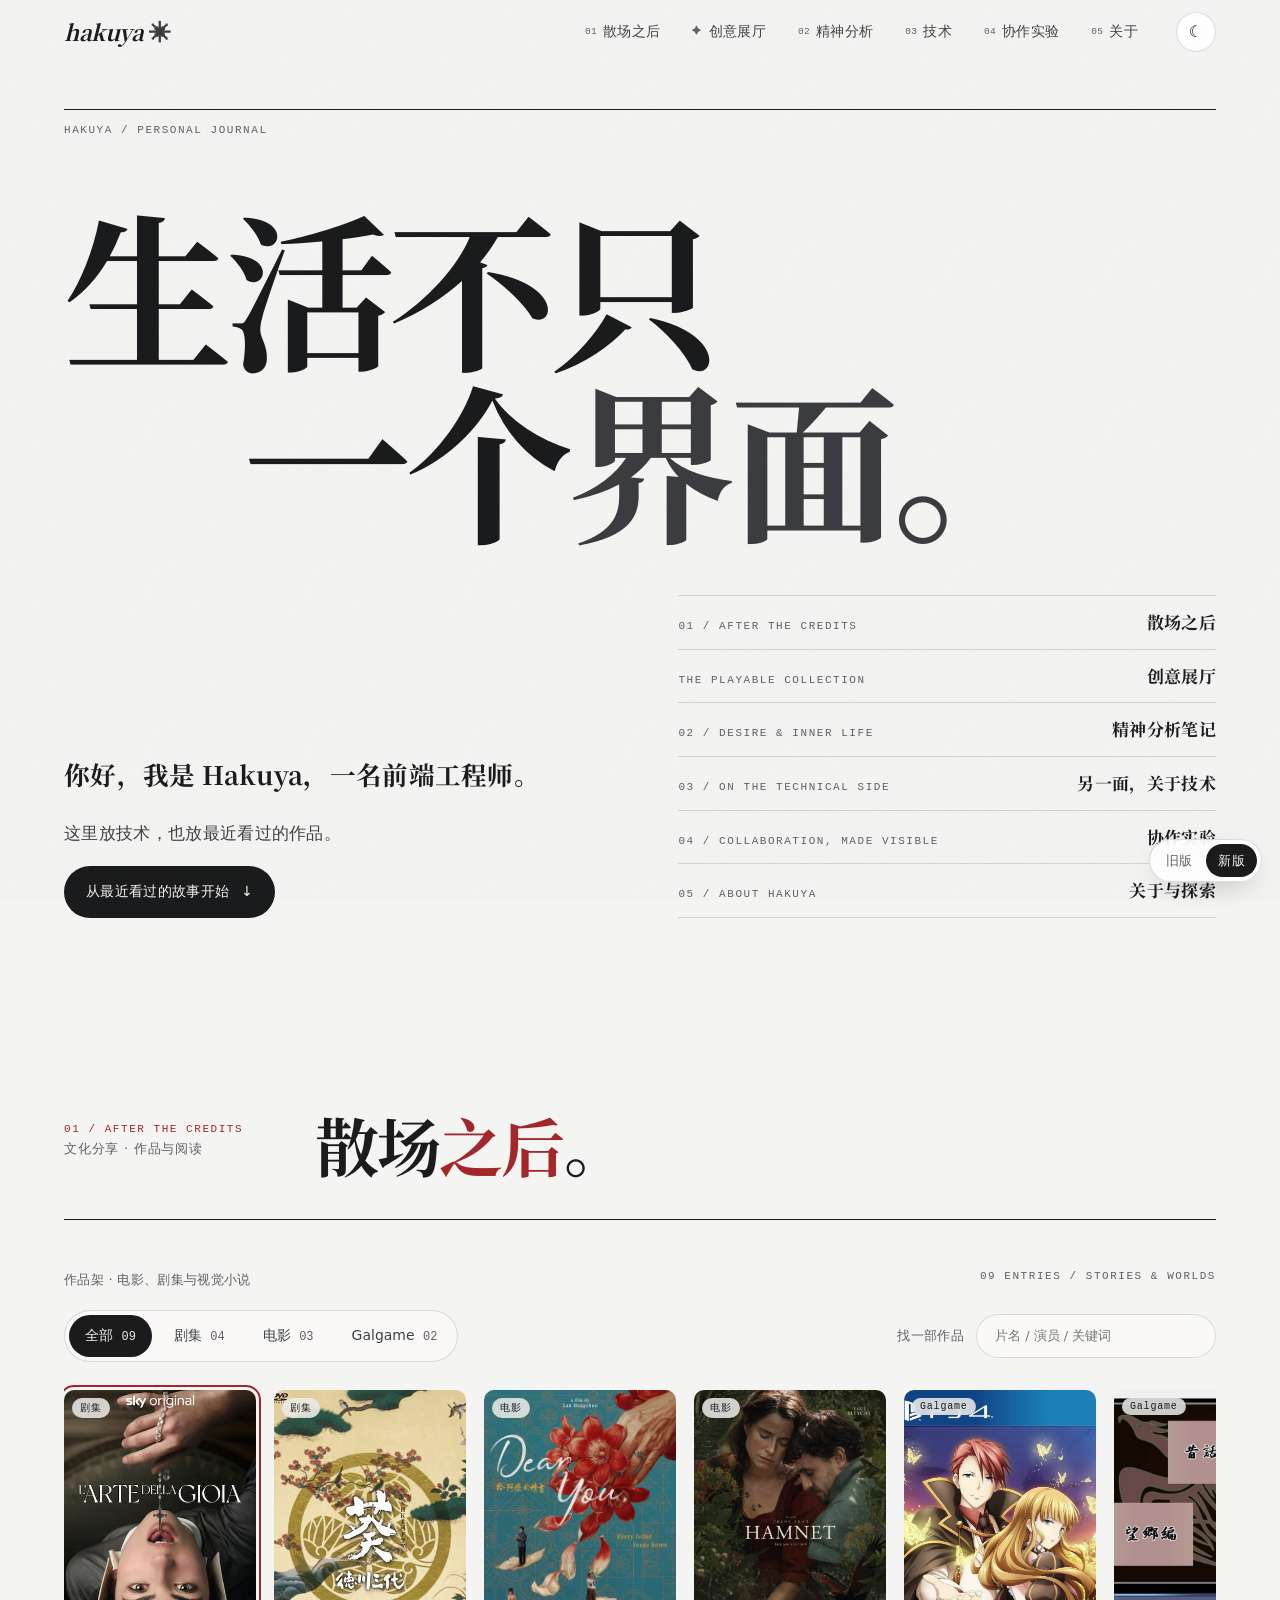
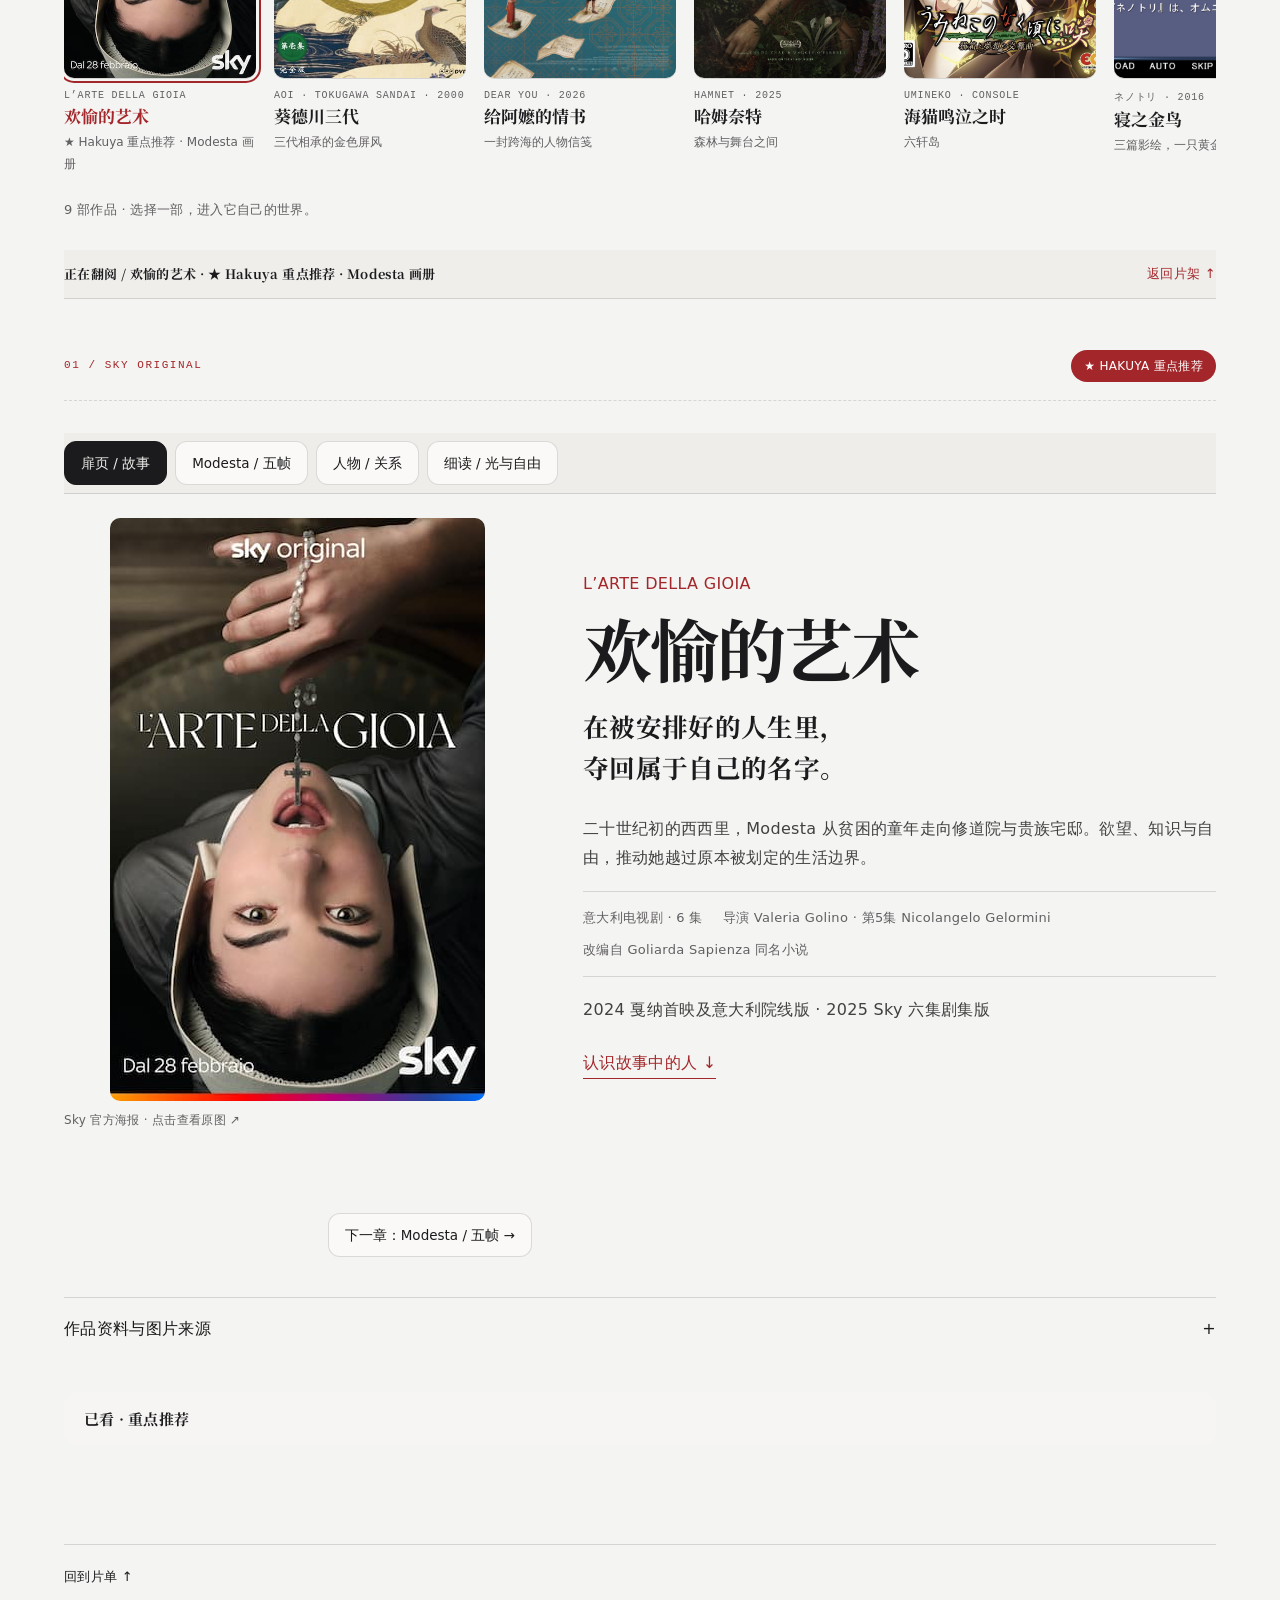
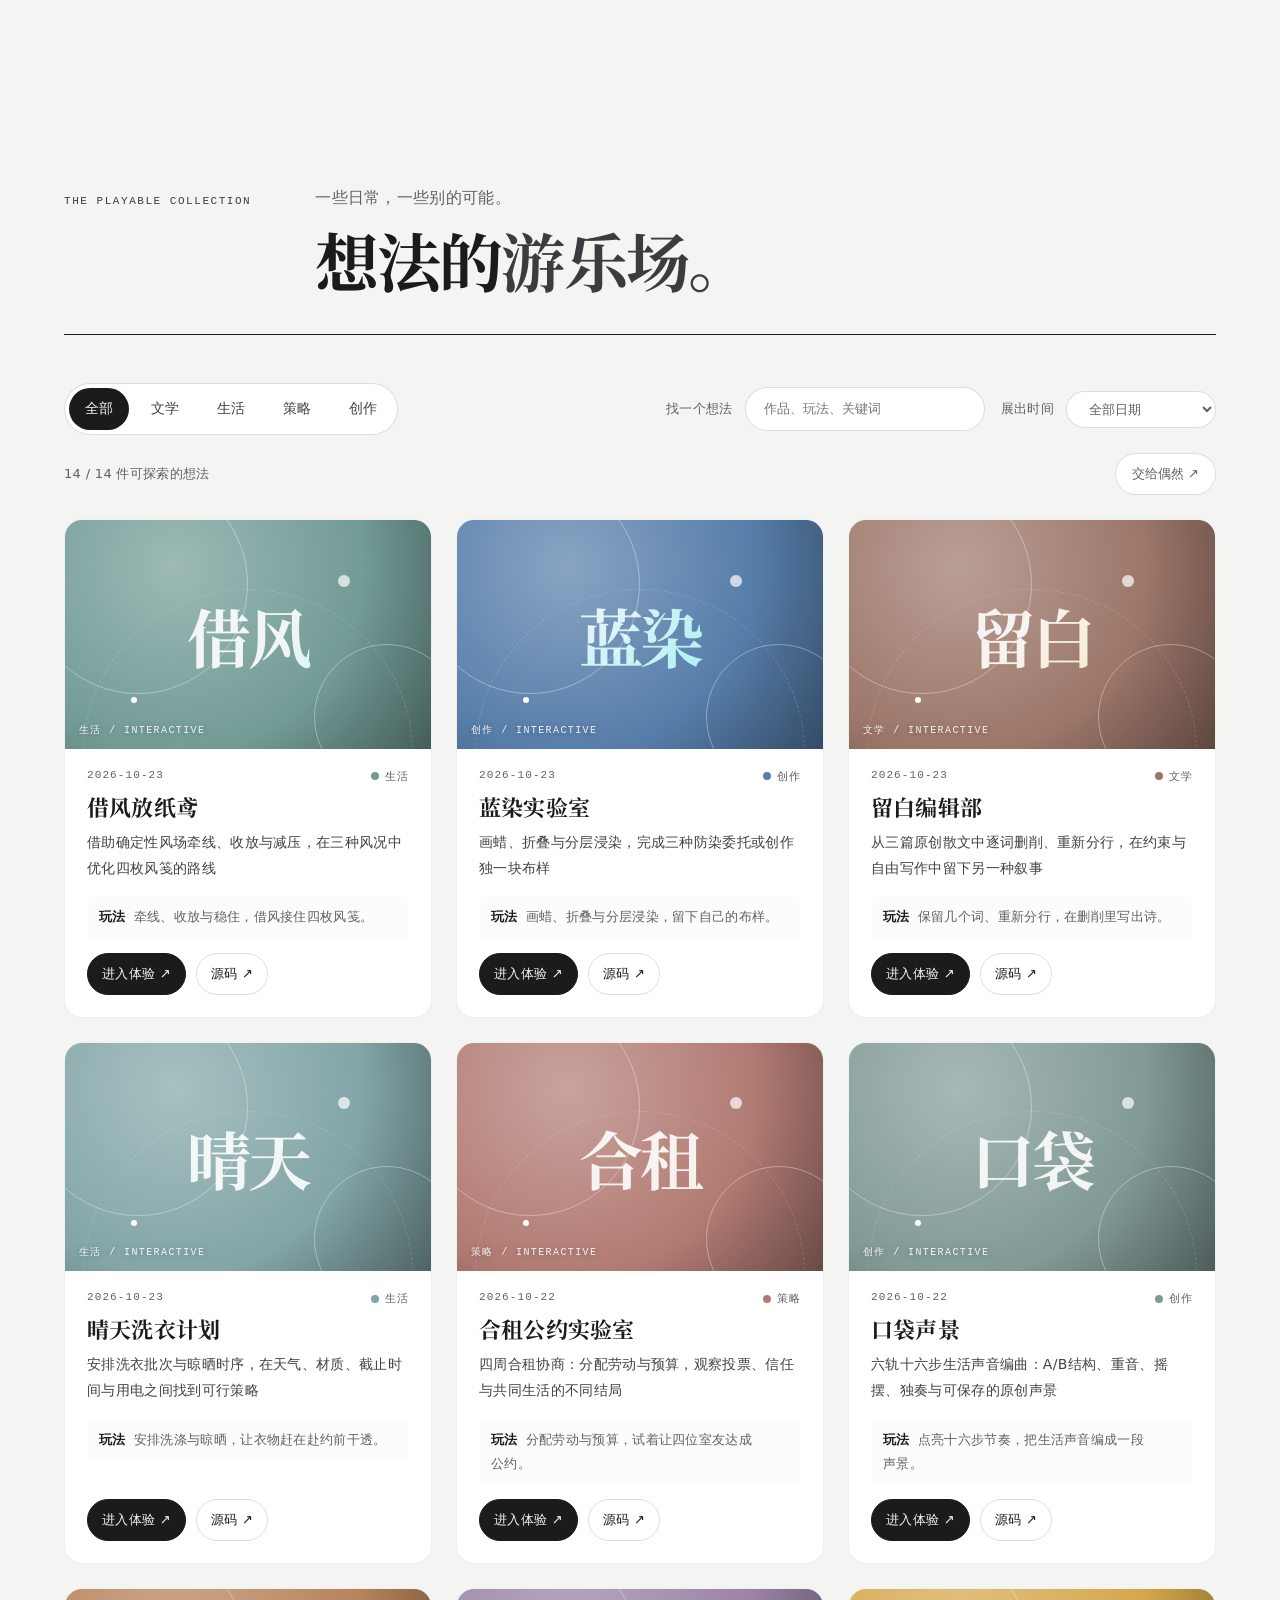
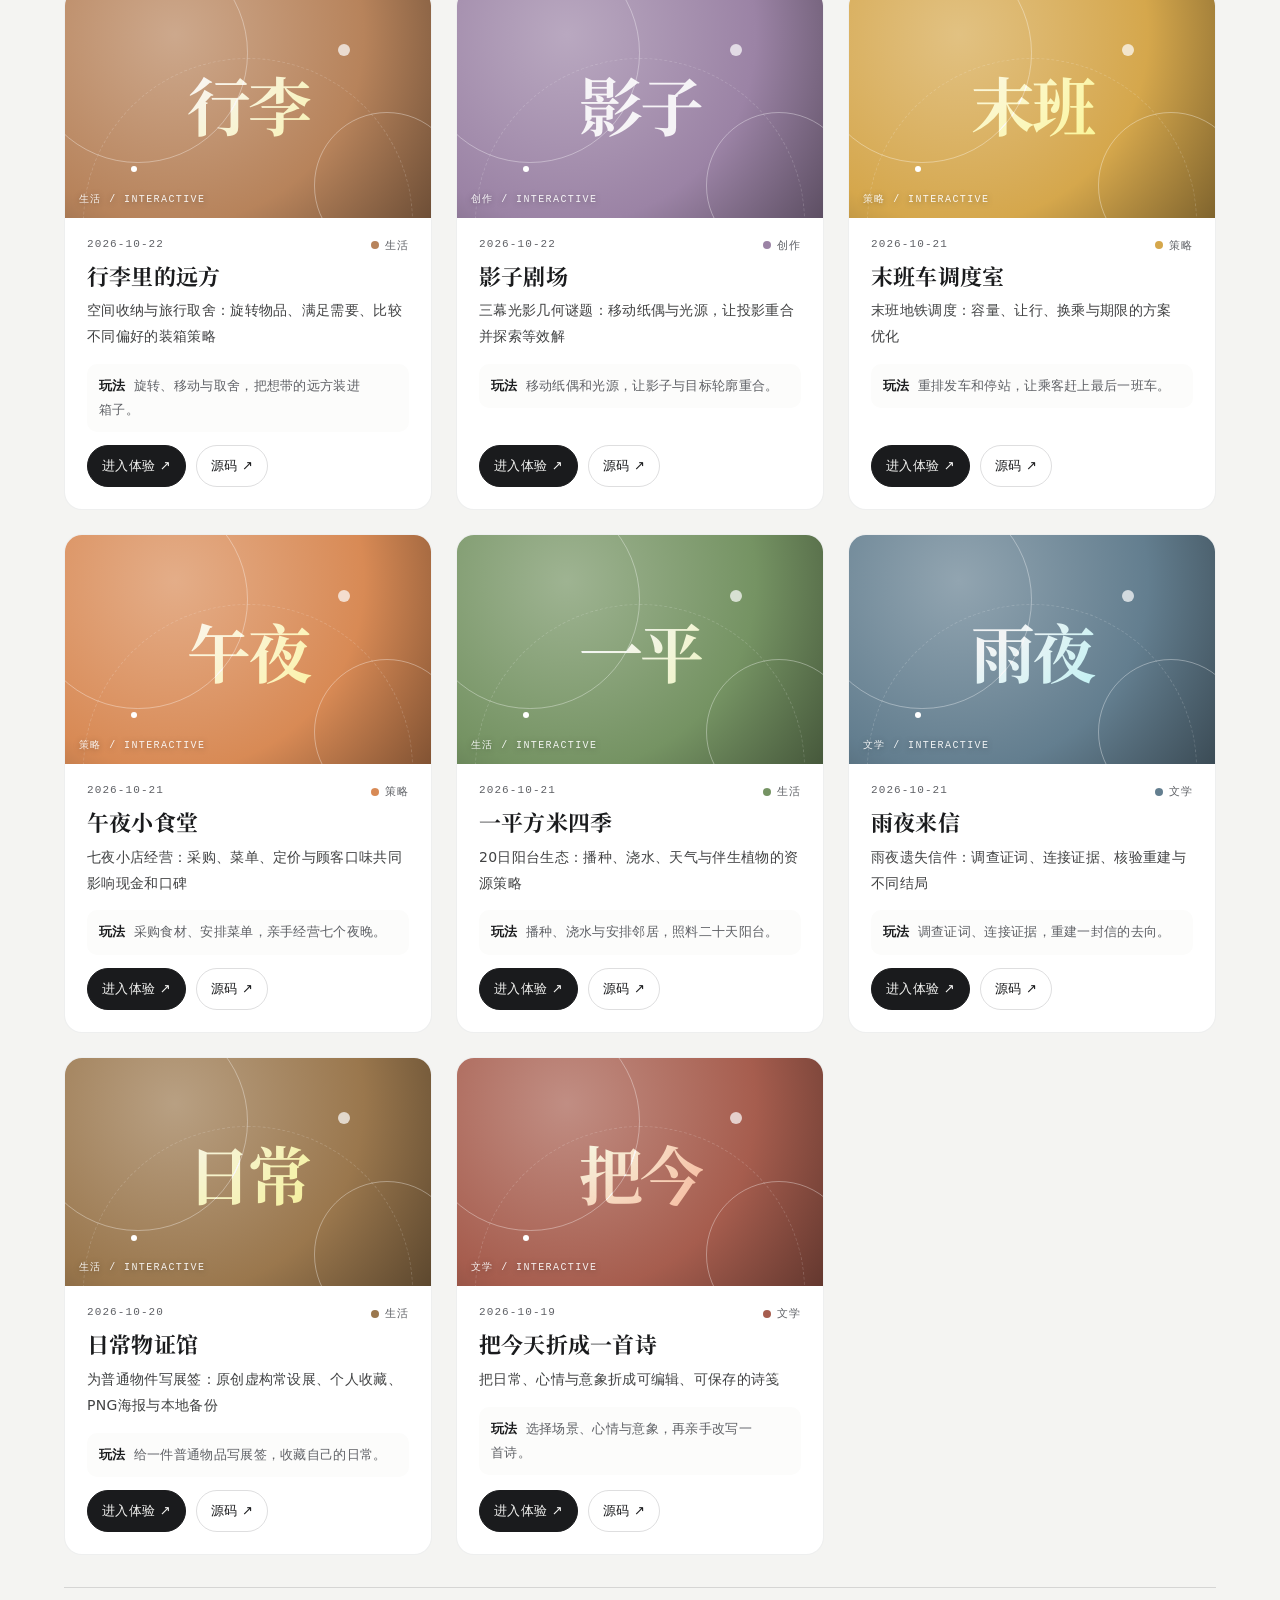
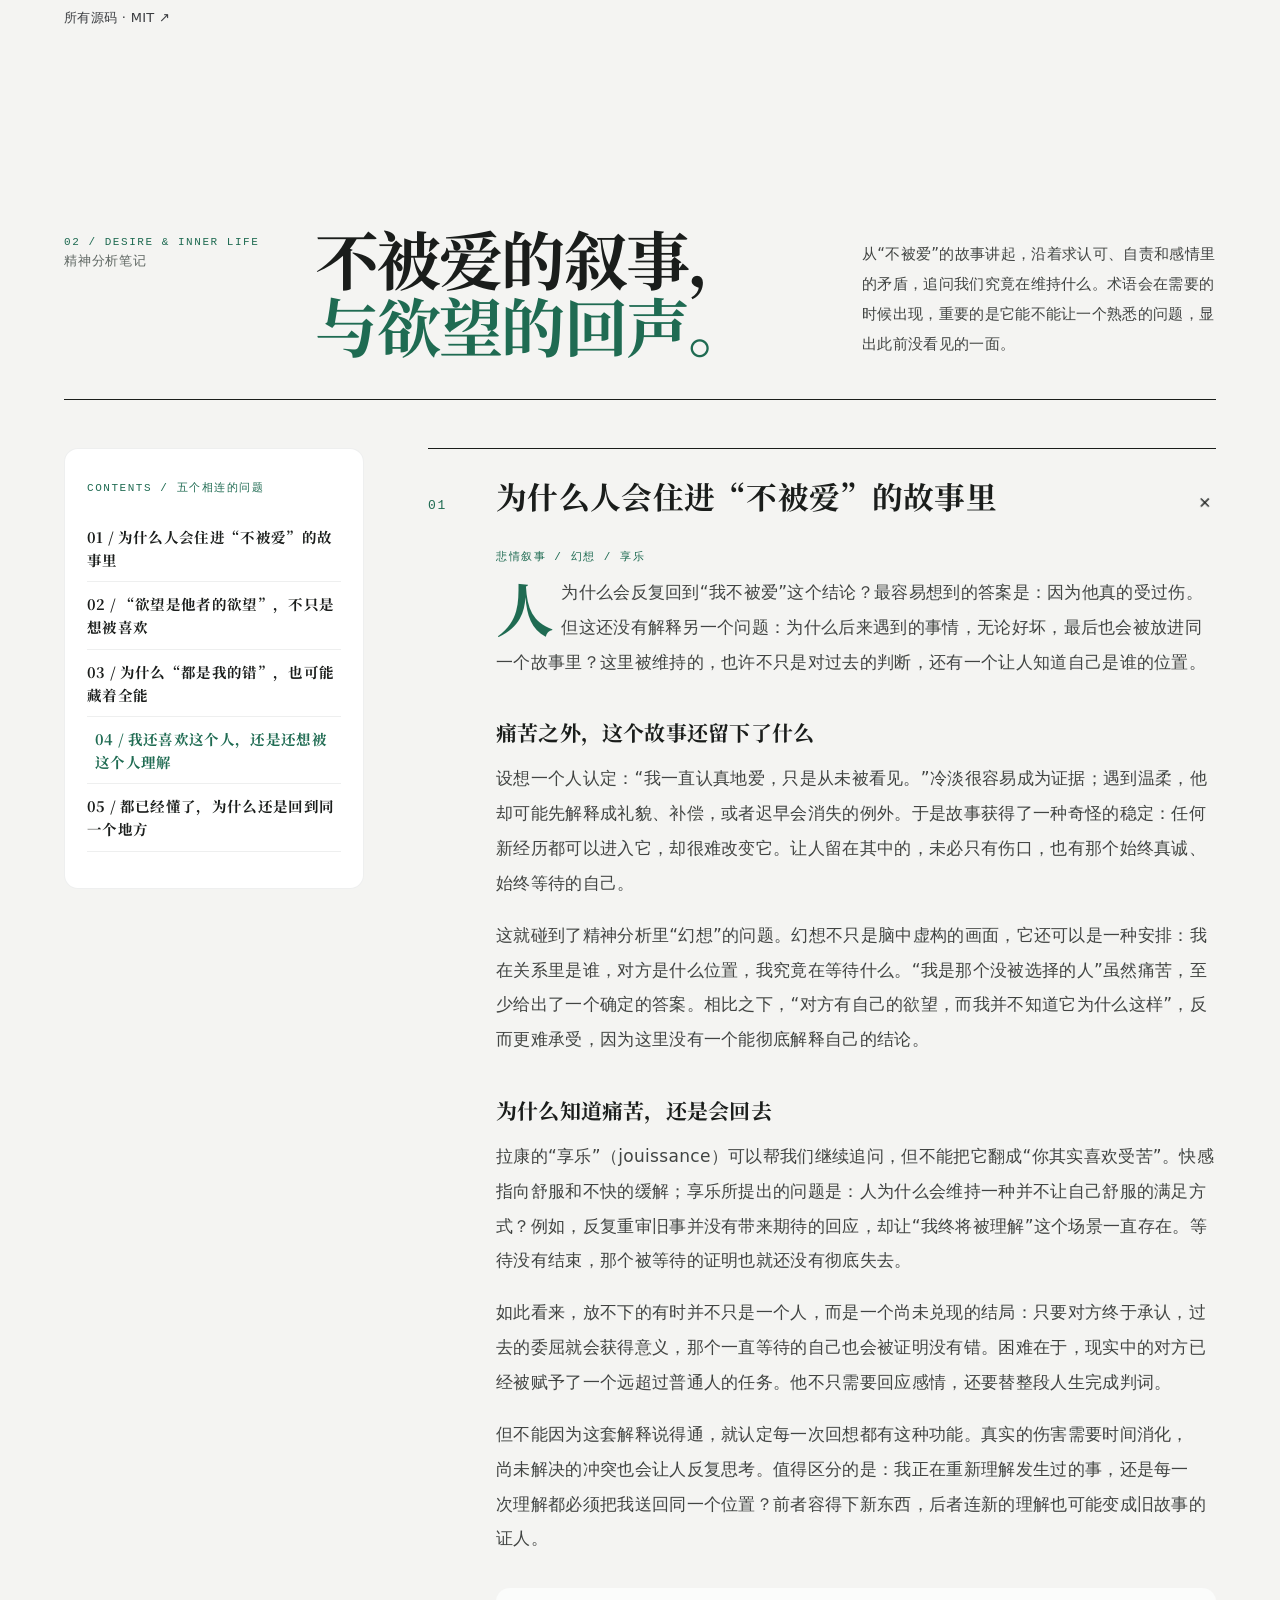
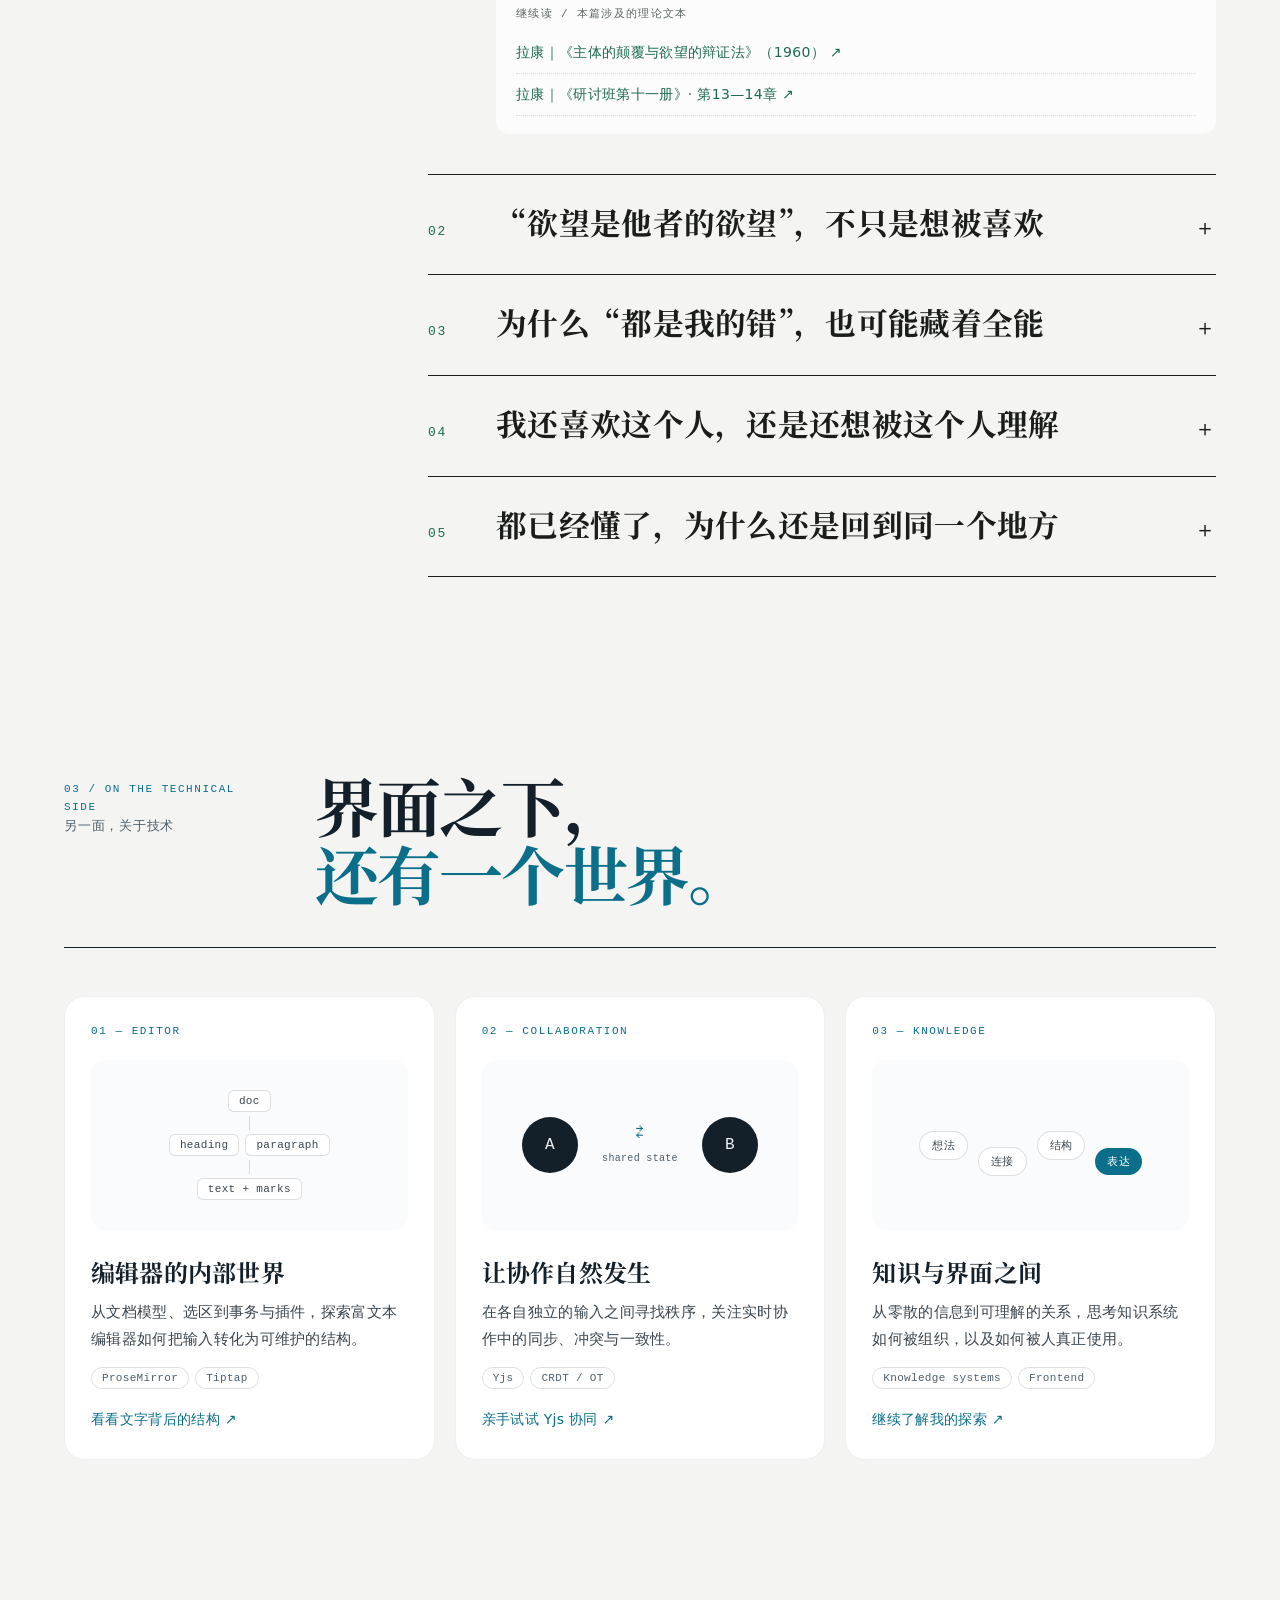
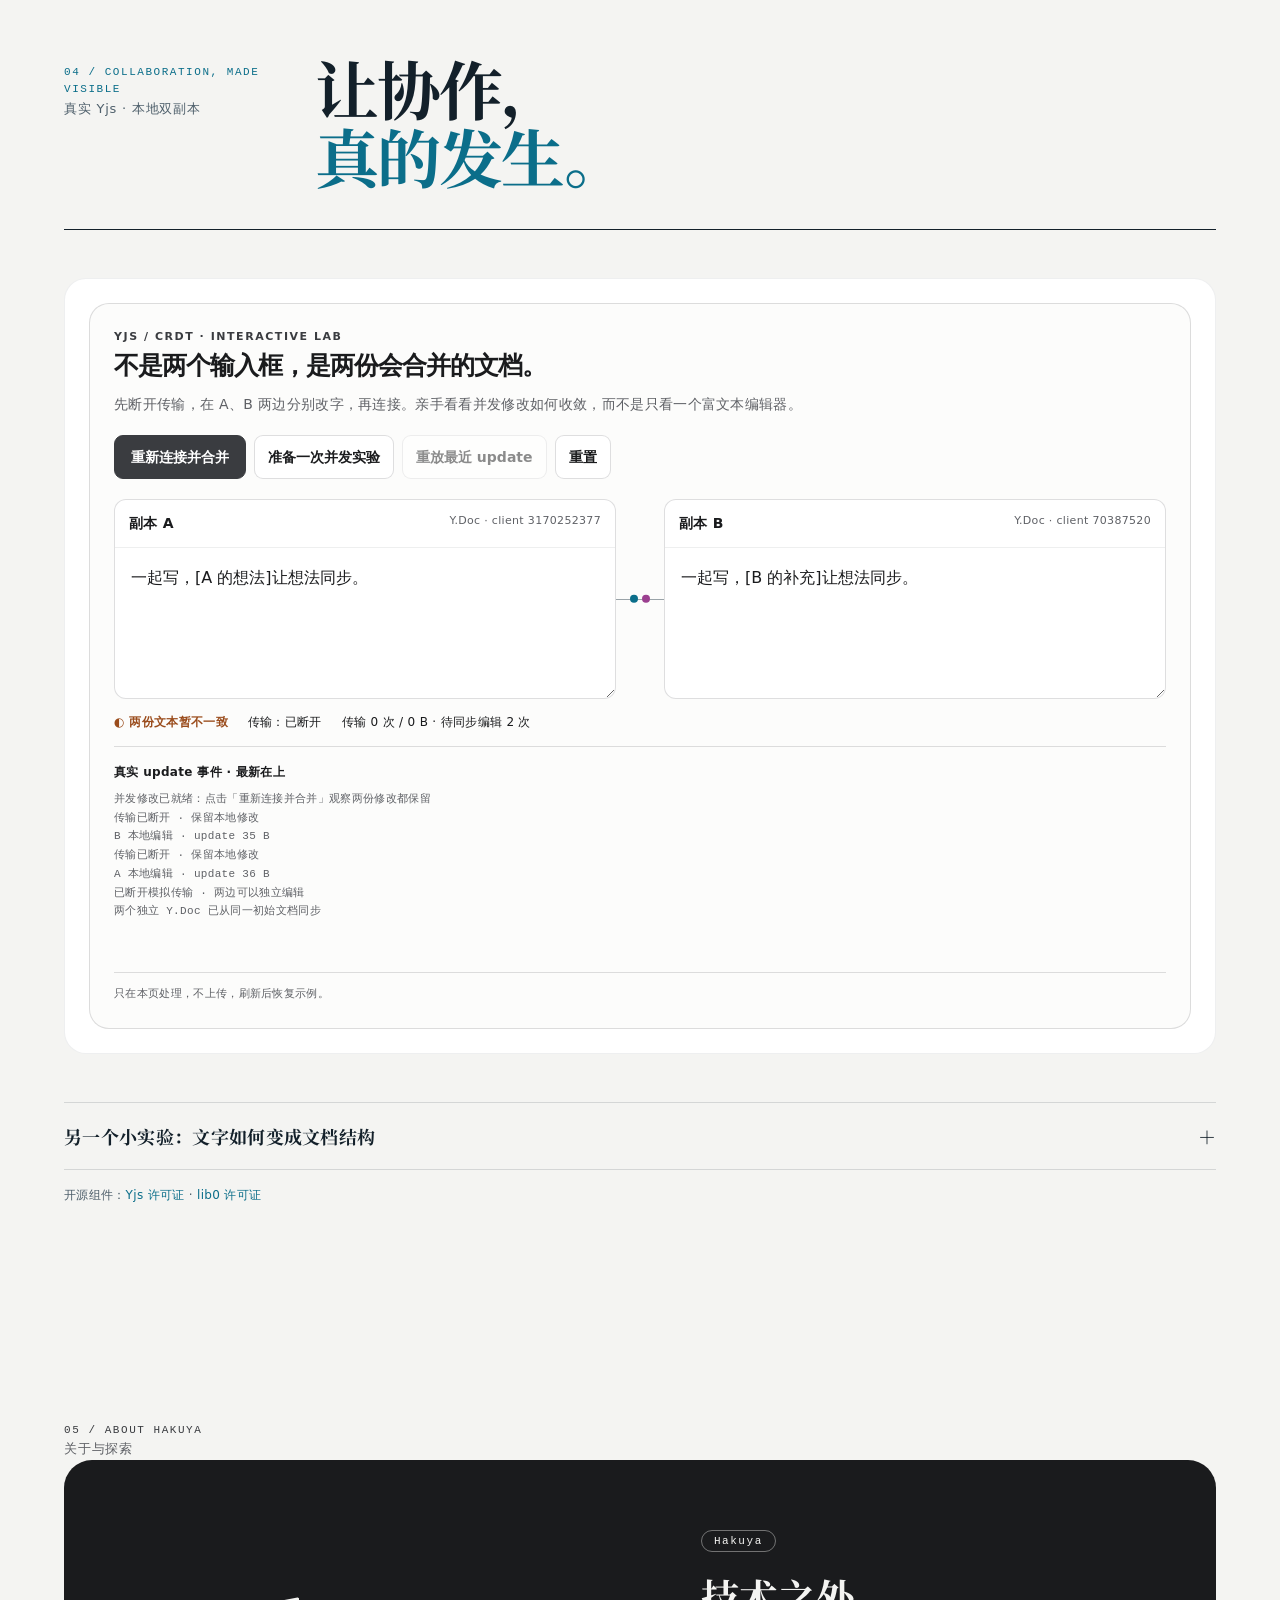
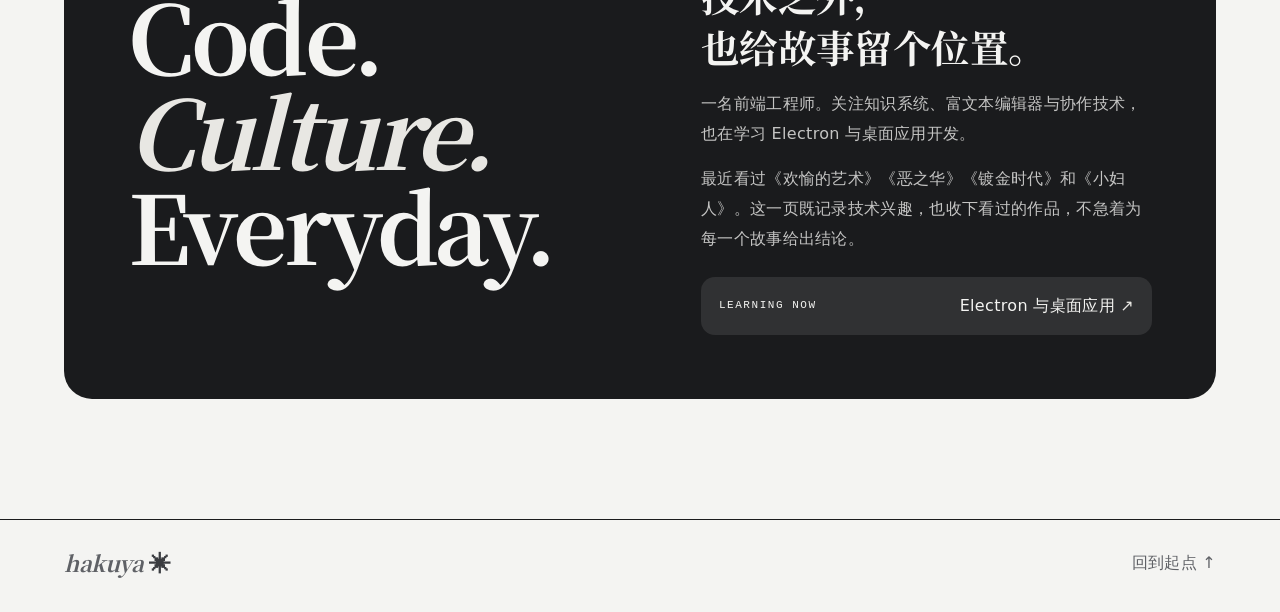
<file: v2/index.html>
<!doctype html><html lang="zh-CN"><head><meta charset="utf-8"><title>Hakuya</title><meta http-equiv="refresh" content="0; url=../"><link rel="canonical" href="../"><script>location.replace("../"+location.search+location.hash)</script></head><body><a href="../">→ /</a></body></html>
</file>
<file: css/site.css>
/* Hakuya v2 — editorial rebuild */
@font-face{font-family:"HK Serif";src:url("../fonts/hk-serif.woff2") format("woff2");font-weight:500 900;font-style:normal;font-display:swap}
:root{
 --bg:#f2ede3;--bg2:#ebe4d6;--surface:#faf7f1;--surface2:#f4efe5;--ink:#1b1a17;--ink2:#3a3832;--muted:#77716a;--line:rgba(27,26,23,.14);--line2:rgba(27,26,23,.07);
 --accent:#c4472b;--accent-ink:#fff;--texture:.05;--shadow:#000;--on-media:#fff;--scrim:rgba(10,10,9,.82);--demo-default:#44665d;--green:#2f5b4b;--gold:#a87b2d;
 --serif:"HK Serif","Songti SC","STSong","Source Han Serif SC","Noto Serif CJK SC",serif;--sans:system-ui,-apple-system,"PingFang SC","Hiragino Sans GB","Microsoft YaHei","Noto Sans CJK SC",sans-serif;--latin:"HK Serif",Georgia,"Times New Roman",serif;--mono:ui-monospace,"SF Mono",Menlo,Consolas,monospace;
 --r:14px;--gut:clamp(20px,5vw,72px);--max:1360px;--ease:cubic-bezier(.2,.7,.1,1);
 --y-ink:var(--ink);--y-muted:var(--muted);--y-line:var(--line);--y-line2:var(--line2);--y-bg2:var(--surface2);--y-surface:var(--surface);--y-accent:var(--green);--y-accent2:var(--green);
 color-scheme:light}
[data-theme=dark]{--bg:#121110;--bg2:#181715;--surface:#1c1b19;--surface2:#232220;--ink:#ece6da;--ink2:#cfc8ba;--muted:#958e82;--line:rgba(236,230,218,.14);--line2:rgba(236,230,218,.07);--accent:#ec7a57;--accent-ink:#1a0f0b;--green:#86bba5;--gold:#d8ab5c;color-scheme:dark}
*,*::before,*::after{box-sizing:border-box}
html{scroll-behavior:smooth;scroll-padding-top:80px;-webkit-text-size-adjust:100%}
body{margin:0;background:var(--bg);color:var(--ink);font:400 16px/1.85 var(--sans);letter-spacing:.02em;-webkit-font-smoothing:antialiased;text-rendering:optimizeLegibility;transition:background-color .3s ease-out,color .3s ease-out;overflow-x:hidden}
body::after{content:"";position:fixed;inset:0;pointer-events:none;z-index:100;opacity:var(--texture);mix-blend-mode:multiply;background-image:url("data:image/svg+xml,%3Csvg xmlns='http://www.w3.org/2000/svg' width='160' height='160'%3E%3Cfilter id='n'%3E%3CfeTurbulence baseFrequency='.8' numOctaves='3'/%3E%3C/filter%3E%3Crect width='160' height='160' filter='url(%23n)'/%3E%3C/svg%3E")}
[data-theme=dark] body::after{mix-blend-mode:screen;opacity:.035}
a{color:inherit;text-decoration:none}
img{max-width:100%;height:auto;display:block}
button,input,select,textarea{font:inherit;color:inherit}
button{cursor:pointer}
::selection{background:var(--accent);color:var(--accent-ink)}
:focus-visible{outline:2px solid var(--accent);outline-offset:4px;border-radius:4px}
h1,h2,h3,h4,h5{font-family:var(--serif);font-weight:600;line-height:1.3;letter-spacing:.01em;margin:0 0 .5em;text-wrap:balance}
p{margin:0 0 1em;text-wrap:pretty}
em{font-style:normal}
.mono{font:500 11px/1.6 var(--mono);letter-spacing:.14em;text-transform:uppercase}
small{font-size:.8em;color:var(--muted)}
.skip{position:absolute;left:-999px;top:8px;background:var(--ink);color:var(--bg);padding:10px 16px;z-index:200}.skip:focus{left:8px}
.progress{position:fixed;top:0;left:0;height:2px;width:0;background:var(--accent);z-index:120}

/* topbar */
.topbar{position:sticky;top:0;z-index:90;display:flex;align-items:center;gap:24px;height:64px;padding:0 var(--gut);background:color-mix(in srgb,var(--bg) 78%,transparent);backdrop-filter:blur(18px) saturate(1.4);-webkit-backdrop-filter:blur(18px) saturate(1.4);border-bottom:1px solid transparent;transition:border-color .3s,background-color .5s}
.topbar.scrolled{border-bottom-color:var(--line)}
.brand{font:600 22px/1 var(--latin);font-style:italic;letter-spacing:-.02em;display:inline-flex;gap:6px;align-items:center}.brand span{color:var(--accent);font-style:normal;transition:transform .8s var(--ease)}.brand:hover span{transform:rotate(180deg)}
.topbar nav{margin-left:auto;display:flex;gap:4px}
.topbar nav a{position:relative;padding:8px 14px;font-size:13.5px;border-radius:99px;color:var(--ink2);transition:color .25s,background-color .25s}
.topbar nav a i{font:500 9.5px var(--mono);font-style:normal;color:var(--muted);margin-right:6px;vertical-align:2px}
.topbar nav a:hover{background:var(--line2)}
.topbar nav a.active{color:var(--accent-ink);background:var(--accent)}.topbar nav a.active i{color:inherit;opacity:.7}
.theme{width:40px;height:40px;border-radius:50%;border:1px solid var(--line);background:var(--surface);position:relative;overflow:hidden;flex:none}
.theme span{position:absolute;inset:0;display:grid;place-items:center;font-size:16px;transition:transform .6s var(--ease),opacity .4s}
.theme .sun{transform:translateY(120%);opacity:0}[data-theme=dark] .theme .sun{transform:none;opacity:1}[data-theme=dark] .theme .moon{transform:translateY(-120%);opacity:0}

/* hero */
.hero{min-height:calc(100svh - 64px);display:flex;flex-direction:column;padding:clamp(28px,5vh,56px) var(--gut) 0;max-width:var(--max);margin:auto;position:relative}
.hero-meta{display:flex;justify-content:space-between;color:var(--muted);border-top:1px solid var(--ink);padding-top:12px}
.hero-title{font:900 clamp(64px,13.2vw,208px)/.98 var(--serif);letter-spacing:-.04em;margin:clamp(28px,7vh,80px) 0 0;display:flex;flex-direction:column}
.hero-title span{display:block;overflow:hidden;padding-bottom:.04em}
.hero-title .l2{padding-left:clamp(0px,14vw,240px)}
.hero-title em{color:var(--accent);position:relative}
.hero-title em::after{content:"";position:absolute;left:.05em;right:.6em;bottom:.1em;height:.06em;background:currentColor;transform-origin:left;transform:scaleX(0);animation:draw 1.2s .9s var(--ease) forwards}
@keyframes draw{to{transform:scaleX(1)}}
.hero-title .l1,.hero-title .l2{animation:rise 1.1s var(--ease) both}.hero-title .l2{animation-delay:.12s}
@keyframes rise{from{transform:translateY(40%);opacity:0;filter:blur(8px)}}
.hero-foot{display:grid;grid-template-columns:1fr 1fr;gap:clamp(24px,6vw,96px);margin-top:auto;padding:48px 0 40px;align-items:end}
.hero-copy{font-size:16.5px;color:var(--ink2);animation:fade 1s .5s both}.hero-copy .lead{font:600 clamp(20px,2vw,26px)/1.5 var(--serif);color:var(--ink)}
@keyframes fade{from{opacity:0;transform:translateY(12px)}}
.pill{display:inline-flex;gap:12px;align-items:center;padding:13px 22px;border-radius:99px;background:var(--ink);color:var(--bg);font-size:14px;transition:transform .35s var(--ease),background-color .3s}
.pill:hover{transform:translateY(-3px);background:var(--accent);color:var(--accent-ink)}.pill span{transition:transform .3s}.pill:hover span{transform:translateY(3px)}
.hero-index{list-style:none;margin:0;padding:0;border-top:1px solid var(--line);animation:fade 1s .7s both}
.hero-index a{display:flex;justify-content:space-between;align-items:baseline;gap:16px;padding:13px 0;border-bottom:1px solid var(--line);transition:padding .35s var(--ease),color .3s}
.hero-index a span{color:var(--muted)}.hero-index b{font:600 17px var(--serif)}
.hero-index a:hover{padding-left:12px;color:var(--accent)}
.marquee{overflow:hidden;border-block:1px solid var(--ink);margin:0 calc(-1 * var(--gut));padding:12px 0;white-space:nowrap;color:var(--ink2)}
.marquee div{display:inline-flex;gap:56px;animation:marq 40s linear infinite}.marquee span::before{content:"✳";color:var(--accent);margin-right:56px}
@keyframes marq{to{transform:translateX(-50%)}}

/* chapters */
.chapter{max-width:var(--max);margin:auto;padding:clamp(80px,12vw,160px) var(--gut) 40px;scroll-margin-top:calc(var(--header-h,64px) + 24px - 80px - clamp(80px,12vw,160px))}
.chapter-head{display:grid;grid-template-columns:220px 1fr minmax(240px,360px);gap:clamp(20px,4vw,56px);align-items:end;padding-bottom:40px;margin-bottom:48px;border-bottom:1px solid var(--ink)}
.chapter-no{color:var(--accent);align-self:start;padding-top:10px}.chapter-no span{font-family:var(--sans);letter-spacing:.06em;color:var(--muted);text-transform:none;font-size:13px}
.chapter-head h2{font:900 clamp(44px,6.4vw,100px)/1.06 var(--serif);letter-spacing:-.03em;margin:0}
.chapter-head h2 em{color:var(--accent)}
.eyebrow{color:var(--muted);margin:0 0 14px}
.chapter-lede{color:var(--ink2);margin:0;font-size:15px;line-height:2}
.chapter-foot{display:flex;justify-content:space-between;gap:24px;align-items:flex-end;margin-top:48px;padding-top:20px;border-top:1px solid var(--line);color:var(--muted);font-size:13px}
.chapter-foot p{margin:0;max-width:820px}.chapter-foot a{white-space:nowrap;color:var(--ink)}.chapter-foot a:hover{color:var(--accent)}

/* library */
.shelf-heading{display:flex;justify-content:space-between;color:var(--muted);font-size:13px;margin-bottom:18px}
.library-tools{display:flex;justify-content:space-between;align-items:center;gap:20px;flex-wrap:wrap;margin-bottom:22px}
.filters,#gallery-filters{display:flex;gap:6px;flex-wrap:wrap;padding:4px;border:1px solid var(--line);border-radius:99px;background:var(--surface)}
.filters button,#gallery-filters button{border:0;background:transparent;padding:8px 16px;border-radius:99px;font-size:14px;color:var(--ink2);transition:background-color .3s,color .3s}
.filters button small{font:10px var(--mono);margin-left:4px;color:inherit;opacity:.6}
.filters button[aria-pressed=true],#gallery-filters button[aria-pressed=true]{background:var(--ink);color:var(--bg)}
.filters button:hover:not([aria-pressed=true]),#gallery-filters button:hover:not([aria-pressed=true]){background:var(--line2)}
.library-search,.gallery-toolbar label{display:flex;align-items:center;gap:12px;font-size:13px;color:var(--muted)}
input[type=search],select{background:var(--surface);border:1px solid var(--line);border-radius:99px;padding:9px 18px;min-width:240px;outline:none;transition:border-color .3s,box-shadow .3s}
input[type=search]:focus,select:focus{border-color:var(--accent);box-shadow:0 0 0 4px color-mix(in srgb,var(--accent) 18%,transparent)}
select{min-width:150px}
.poster-shelf{display:grid;grid-auto-flow:column;grid-auto-columns:clamp(150px,15vw,200px);gap:18px;overflow-x:auto;padding:6px 2px 22px;scroll-snap-type:x mandatory;scrollbar-width:thin;scrollbar-color:var(--line) transparent}
.poster-choice{scroll-snap-align:start;text-align:left;border:0;background:none;padding:0;display:flex;flex-direction:column;gap:4px}
.shelf-image{position:relative;display:block;aspect-ratio:2/3;border-radius:10px;overflow:hidden;background:var(--surface2);box-shadow:0 1px 0 var(--line);transition:transform .5s var(--ease),box-shadow .5s}
.shelf-image img{width:100%;height:100%;object-fit:cover;transition:transform .9s var(--ease),filter .5s}
.shelf-image>span{position:absolute;left:8px;top:8px;font:500 10px var(--mono);letter-spacing:.08em;background:color-mix(in srgb,var(--bg) 85%,transparent);backdrop-filter:blur(6px);padding:3px 8px;border-radius:99px}
.poster-choice small{font:10px var(--mono);letter-spacing:.08em;margin-top:8px;display:block;white-space:nowrap;overflow:hidden;text-overflow:ellipsis}
.poster-choice strong{font:600 17px/1.3 var(--serif)}
.shelf-note{font-size:12px;color:var(--muted)}.shelf-note i{font-style:normal;opacity:0;transition:opacity .3s}
.poster-choice:hover .shelf-image{transform:translateY(-6px);box-shadow:0 22px 40px -18px color-mix(in srgb,var(--shadow) 45%,transparent)}.poster-choice:hover img{transform:scale(1.05)}.poster-choice:hover .shelf-note i{opacity:1}
.poster-choice[aria-pressed=true] .shelf-image{outline:2px solid var(--accent);outline-offset:3px}
.poster-choice[aria-pressed=true] strong{color:var(--accent)}
.poster-choice[aria-pressed=false] img{filter:saturate(.75)}
.library-status{font-size:13px;color:var(--muted);margin:0}
.feature-bar{position:sticky;top:64px;z-index:20;display:flex;justify-content:space-between;align-items:center;padding:12px 0;margin:28px 0 0;background:color-mix(in srgb,var(--bg) 88%,transparent);backdrop-filter:blur(12px);border-bottom:1px solid var(--line);font-size:13px}
#active-work-label{font-family:var(--serif);font-weight:600}
.feature-bar a{color:var(--accent)}

/* work reader — generic editorial treatment of each entry */
.work{padding:clamp(28px,4vw,56px) 0;animation:workin .7s var(--ease)}
@keyframes workin{from{opacity:0;transform:translateY(18px)}}
.work[hidden]{display:none}
.work h3{font:900 clamp(40px,5.4vw,80px)/1.1 var(--serif);letter-spacing:-.03em;margin:.15em 0 .3em}
.work h4{font:700 clamp(24px,2.6vw,36px)/1.35 var(--serif);margin:.4em 0 .6em}
.work h5{font:600 19px/1.4 var(--serif);margin:.6em 0 .3em}
.work p{color:var(--ink2);max-width:72ch}
.work .mono,.work [class*=eyebrow]{display:block;color:var(--accent);margin-bottom:8px}
.work section{margin-top:clamp(48px,6vw,88px);padding-top:28px;border-top:1px solid var(--line)}
.work section section{border-top:0;padding-top:0;margin-top:32px}
.cinema-marker{display:flex;justify-content:space-between;align-items:center;gap:16px;padding-bottom:18px;margin-bottom:32px;border-bottom:1px dashed var(--line)}
.cinema-marker .mono{margin:0}
.seen{font-size:12px;padding:4px 12px;border-radius:99px;border:1px solid var(--line);color:var(--ink2)}
.joy-recommend{background:var(--accent);color:var(--accent-ink);border-color:transparent}
/* opening block: image + intro side by side */
.work>div:has(>figure):has(>div),.work>div:has(>div):has(>figure){display:grid;grid-template-columns:minmax(0,.85fr) minmax(0,1.15fr);gap:clamp(24px,4vw,64px);align-items:center}
.work>div:has(>figure):has(>div)>figure:last-child{order:-1}
.work figure{margin:0;position:relative}
.work figure img{width:100%;border-radius:10px;background:var(--surface2)}
.work figure a{display:block;overflow:hidden;border-radius:10px}
.work figure a img{transition:transform .9s var(--ease)}.work figure a:hover img{transform:scale(1.03)}
.work figcaption{font-size:12px;color:var(--muted);margin-top:10px;line-height:1.6}
.work figcaption p{font:600 22px/1.4 var(--serif);color:var(--ink);margin:.3em 0}
.work>figure{margin-top:48px}
.work>figure>figcaption,.work>figure figcaption:has(.mono){max-width:560px}
/* grids of people / frames */
.work :is(div,section):has(>figure+figure),.work :is(div,section):has(>article+article),.work [class*=grid],.work [class*=sheet],.work [class*=margins],.work [class*=people]>div:last-child{display:grid;grid-template-columns:repeat(auto-fill,minmax(210px,1fr));gap:22px}
.work [class*=grid]>*,.work :is(div,section):has(>article+article)>article{background:var(--surface);border:1px solid var(--line2);border-radius:var(--r);padding:16px;transition:transform .45s var(--ease),box-shadow .45s}
.work [class*=grid]>*:hover,.work :is(div,section):has(>article+article)>article:hover{transform:translateY(-4px);box-shadow:0 24px 48px -28px color-mix(in srgb,var(--shadow) 50%,transparent)}
.work [class*=grid] figure img,.work .character-portrait img{aspect-ratio:1;object-fit:cover}
.work [class*=sheet] img{aspect-ratio:4/5;object-fit:cover}
.actor{font-size:12.5px;color:var(--muted)!important;margin-bottom:.4em}
/* switchers */
.work [class*=generations],.sister-tabs,.salon-doors,.artbook-nav,.frame-nav,.work [role=group],.tabs{display:flex;flex-wrap:wrap;gap:8px;margin:18px 0 24px}
.work button{border:1px solid var(--line);background:var(--surface);border-radius:12px;padding:10px 16px;font-size:13.5px;line-height:1.5;transition:background-color .3s,color .3s,border-color .3s,transform .3s var(--ease);text-align:left}
.work button:hover{border-color:var(--ink);transform:translateY(-2px)}
.work button[aria-pressed=true],.work button[aria-selected=true]{background:var(--ink);color:var(--bg);border-color:var(--ink)}
.work button[aria-pressed=true] *{color:inherit}
.aoi-dossier,#salon-guests,#sister-page{display:grid;grid-template-columns:minmax(180px,280px) 1fr;gap:32px;align-items:start;background:var(--surface);border:1px solid var(--line2);border-radius:var(--r);padding:clamp(18px,3vw,32px)}
#salon-guests{grid-template-columns:repeat(auto-fill,minmax(240px,1fr))}
.guest-list-title{grid-column:1/-1;font:500 11px var(--mono);letter-spacing:.12em;color:var(--accent)!important}
.guest{display:flex;flex-direction:column;gap:6px}
.work details{border-top:1px solid var(--line);margin-top:40px}
.work details summary{list-style:none;cursor:pointer;display:flex;justify-content:space-between;padding:16px 0;font-weight:500}
.work details summary::-webkit-details-marker{display:none}
.work details[open] summary>span:last-child{transform:rotate(45deg)}
.work details summary>span{transition:transform .3s}
.work details>div,.work details>p{padding-bottom:16px;font-size:14px}
.work details a,.essay-references a{display:block;padding:6px 0;color:var(--accent);font-size:14px;border-bottom:1px dotted var(--line)}
.cinema-record{margin-top:32px;display:flex;justify-content:space-between;align-items:center;gap:12px;padding:16px 20px;border-radius:var(--r);background:var(--surface2);font:500 11px var(--mono);letter-spacing:.12em;color:var(--muted)}
.cinema-record span{font:600 15px var(--serif);letter-spacing:.02em;color:var(--ink)}
.work strong{color:var(--ink);font-weight:600}
.work ol{padding-left:1.2em}
.work iframe{width:100%;aspect-ratio:16/9;border:0;border-radius:var(--r)}
.official-pv button{background:var(--accent);color:var(--accent-ink);border:0}
.film-facts{display:flex;flex-wrap:wrap;gap:8px 20px;font-size:13px;color:var(--muted);padding:14px 0;border-block:1px solid var(--line);margin:18px 0}
.film-anchor{display:inline-block;margin-top:8px;color:var(--accent);border-bottom:1px solid}
.film-deck,.aoi-deck{font:600 clamp(20px,2vw,26px)/1.6 var(--serif)!important;color:var(--ink)!important}
.aoi-seal{display:inline-grid;place-items:center;width:64px;height:64px;border:2px solid var(--accent);color:var(--accent);font:900 20px var(--serif);border-radius:6px;transform:rotate(-6deg);margin-bottom:18px}
/* portrait dialog from portraits.js */
.portrait-open{position:relative}
.portrait-dialog{border:0;padding:0;background:transparent;max-width:min(92vw,1000px);color:var(--ink)}
.portrait-dialog::backdrop{background:var(--scrim);backdrop-filter:blur(6px)}
.portrait-dialog>*{background:var(--surface);border-radius:var(--r)}
.portrait-dialog img{max-height:78vh;width:auto;margin:auto}
.portrait-close{position:absolute;right:12px;top:12px;z-index:2;border:0;border-radius:99px;padding:6px 12px;background:var(--ink);color:var(--bg)}

/* gallery */
.gallery-toolbar{display:flex;flex-wrap:wrap;gap:16px;align-items:center;margin-bottom:18px}
.gallery-toolbar label:first-of-type{margin-left:auto}
.gallery-meta{display:flex;justify-content:space-between;align-items:center;color:var(--muted);font-size:13px;margin-bottom:24px}.gallery-meta p{margin:0}
#gallery-random,#gallery-refresh{border:1px solid var(--line);background:var(--surface);padding:8px 16px;border-radius:99px;font-size:13px;transition:background-color .3s,color .3s}
#gallery-random:hover,#gallery-refresh:hover{background:var(--accent);color:var(--accent-ink);border-color:transparent}
.gallery-grid{display:grid;grid-template-columns:repeat(auto-fill,minmax(300px,1fr));gap:24px}
.gallery-card{--demo-accent:var(--demo-default);display:flex;flex-direction:column;background:var(--surface);border:1px solid var(--line2);border-radius:18px;overflow:hidden;transition:transform .5s var(--ease),box-shadow .5s,outline-color .3s;outline:2px solid transparent;outline-offset:4px}
.gallery-card:hover{transform:translateY(-6px);box-shadow:0 30px 60px -32px color-mix(in srgb,var(--shadow) 55%,transparent)}
.gallery-card.gallery-picked{outline-color:var(--accent)}
.gallery-art{position:relative;aspect-ratio:16/10;overflow:hidden;background:radial-gradient(circle at 30% 20%,color-mix(in srgb,var(--demo-accent) 70%,var(--on-media)),var(--demo-accent) 60%,color-mix(in srgb,var(--demo-accent) 60%,var(--shadow)));display:grid;place-items:center;color:var(--on-media)}
.gallery-art img{position:absolute;inset:0;width:100%;height:100%;object-fit:cover;transition:transform 1s var(--ease)}
.gallery-card:hover .gallery-art img{transform:scale(1.06)}
.gallery-mark{font:900 64px/1 var(--serif);letter-spacing:-.04em;mix-blend-mode:overlay;opacity:.9;position:relative;z-index:1}
.gallery-art i{position:absolute;border:1px solid color-mix(in srgb,var(--on-media) 35%,transparent);border-radius:50%;animation:orbit 14s linear infinite}
.gallery-art i:nth-of-type(1){width:60%;aspect-ratio:1;left:-10%;top:-20%}.gallery-art i:nth-of-type(2){width:40%;aspect-ratio:1;right:-8%;bottom:-18%;animation-duration:18s}.gallery-art i:nth-of-type(3){width:12px;height:12px;background:color-mix(in srgb,var(--on-media) 70%,transparent);right:22%;top:24%;border:0}.gallery-art i:nth-of-type(4){width:90%;aspect-ratio:1;left:5%;top:30%;border-style:dashed;opacity:.5;animation-duration:30s}.gallery-art i:nth-of-type(5){width:6px;height:6px;background:var(--on-media);left:18%;bottom:20%;border:0}
@keyframes orbit{to{transform:rotate(360deg)}}
.gallery-art-label{position:absolute;left:14px;bottom:12px;font:500 10px var(--mono);letter-spacing:.14em;color:color-mix(in srgb,var(--on-media) 90%,transparent);z-index:1;text-shadow:0 1px 6px color-mix(in srgb,var(--shadow) 35%,transparent)}
.gallery-card-body{padding:20px 22px 22px;display:flex;flex-direction:column;flex:1}
.gallery-card-meta{display:flex;justify-content:space-between;font:500 11px var(--mono);letter-spacing:.1em;color:var(--muted);margin-bottom:8px}
.gallery-card-meta span{color:var(--demo-accent);filter:brightness(1.1)}
[data-theme=dark] .gallery-card-meta span{filter:brightness(1.8) saturate(.8)}
.gallery-card h3{font:700 22px/1.35 var(--serif);margin:0 0 8px}
.gallery-description{font-size:14px;color:var(--ink2)}
.gallery-hint{font-size:13px;color:var(--muted);background:var(--surface2);border-radius:10px;padding:10px 12px}
.gallery-hint span{font-weight:700;color:var(--ink);margin-right:8px}
.gallery-actions{margin-top:auto;display:flex;gap:10px;flex-wrap:wrap;font-size:13px}
.gallery-actions a,.gallery-actions span{padding:8px 14px;border-radius:99px;border:1px solid var(--line)}
.gallery-actions a:first-child{background:var(--ink);color:var(--bg);border-color:var(--ink)}
.gallery-actions a:hover{background:var(--accent);color:var(--accent-ink);border-color:transparent}
#gallery-empty{text-align:center;padding:48px;color:var(--muted)}
.gallery-footer{display:flex;gap:16px;align-items:center;flex-wrap:wrap;margin-top:32px;padding-top:18px;border-top:1px solid var(--line);font-size:13px;color:var(--muted)}
.gallery-footer p{margin:0 auto 0 0}.gallery-footer a{color:var(--accent)}

/* psyche */
.reading-desk{display:grid;grid-template-columns:300px 1fr;gap:clamp(28px,5vw,80px);align-items:start}
.reading-contents{position:sticky;top:96px;padding:22px;border-radius:var(--r);background:var(--surface);border:1px solid var(--line2)}
.reading-contents>.mono{color:var(--accent)}
.reading-contents ol{list-style:none;padding:0;margin:14px 0}
.reading-contents li a{display:block;padding:10px 0;border-bottom:1px solid var(--line2);font:500 14.5px/1.6 var(--serif);transition:color .3s,padding .35s var(--ease)}
.reading-contents li a:hover,.reading-contents li a.current{color:var(--accent);padding-left:8px}
.reading-meta{font-size:13px;color:var(--muted)}
.long-essay{border-top:1px solid var(--ink)}
.long-essay:last-child{border-bottom:1px solid var(--ink)}
.long-essay summary{list-style:none;cursor:pointer;display:grid;grid-template-columns:56px 1fr 32px;align-items:baseline;padding:26px 0;gap:12px}
.long-essay summary::-webkit-details-marker{display:none}
.long-essay summary .mono{color:var(--accent);font-size:13px}
.long-essay summary h3{font:700 clamp(22px,2.4vw,32px)/1.4 var(--serif);margin:0;transition:color .3s}
.long-essay summary:hover h3{color:var(--accent)}
.long-essay summary>span:last-child{font-size:22px;transition:transform .4s var(--ease);justify-self:end}
.long-essay[open] summary>span:last-child{transform:rotate(45deg)}
.essay-body{padding:0 0 40px 68px;font-size:17px;line-height:2.05;max-width:calc(68ch + 68px)}
.essay-body p{color:var(--ink2)}
.essay-body>p:nth-of-type(2)::first-letter{float:left;font:900 3.4em/1 var(--serif);margin:.08em .12em 0 0;color:var(--accent)}
.essay-body h4{font:700 21px/1.5 var(--serif);margin:1.8em 0 .6em}
.essay-body .reading-meta{font:500 11px var(--mono);letter-spacing:.14em;color:var(--accent)}
.essay-references{margin-top:32px;padding:18px 20px;border-radius:var(--r);background:var(--surface2);font-size:14px}
.essay-references p{font:500 11px var(--mono);letter-spacing:.12em;color:var(--muted)!important}
.psyche .chapter-foot p{font-size:13px}

/* field */
.field-grid{display:grid;grid-template-columns:repeat(3,1fr);gap:20px}
.field-card{display:flex;flex-direction:column;padding:26px;border-radius:20px;background:var(--surface);border:1px solid var(--line2);transition:transform .5s var(--ease),box-shadow .5s}
.field-card:hover{transform:translateY(-6px);box-shadow:0 30px 60px -32px color-mix(in srgb,var(--shadow) 50%,transparent)}
.field-card>.mono{color:var(--accent)}
.field-card h3{font:700 24px var(--serif);margin:0 0 10px}.field-card p{color:var(--ink2);font-size:14.5px}
.field-card>a{margin-top:auto;padding-top:18px;color:var(--accent);font-size:14px}.field-card>a span{display:inline-block;transition:transform .3s}.field-card:hover>a span{transform:translate(3px,-3px)}
.diagram{height:170px;margin:20px 0 24px;border-radius:14px;background:var(--surface2);display:flex;align-items:center;justify-content:center;gap:10px;font:500 11px var(--mono);color:var(--ink2);padding:16px;flex-wrap:wrap}
.diagram.document{flex-direction:column;gap:4px}.diagram.document>div{display:flex;gap:6px}
.diagram.document>div:not(:has(span)),.diagram.document span{padding:4px 10px;border:1px solid var(--line);border-radius:6px;background:var(--surface)}
.diagram.document i{width:1px;height:14px;background:var(--line)}
.diagram.collaboration{gap:24px}.diagram.collaboration>span{width:56px;height:56px;border-radius:50%;display:grid;place-items:center;background:var(--ink);color:var(--bg);font-size:16px}.diagram.collaboration>div{text-align:center;color:var(--accent);font-size:18px;line-height:1.3}.diagram.collaboration small{font-size:10px}
.diagram.knowledge span{padding:6px 12px;border-radius:99px;border:1px solid var(--line);background:var(--surface)}.diagram.knowledge span:nth-child(2n){transform:translateY(16px)}.diagram.knowledge span:last-child{background:var(--accent);color:var(--accent-ink);border:0}
.chips{display:flex;gap:6px;flex-wrap:wrap}.chips span{font:500 11px var(--mono);padding:4px 10px;border-radius:99px;border:1px solid var(--line);color:var(--muted)}

/* lab */
.yjs-frame{border-radius:22px;background:var(--surface);border:1px solid var(--line2);padding:clamp(12px,2vw,24px)}
.lab-license{font-size:12px;color:var(--muted);margin-top:14px}.lab-license a{color:var(--accent)}
.secondary-lab{margin-top:48px;border-block:1px solid var(--line)}
.secondary-lab>summary{list-style:none;cursor:pointer;display:flex;justify-content:space-between;padding:20px 0;font:600 18px var(--serif)}
.secondary-lab>summary::-webkit-details-marker{display:none}
.secondary-lab[open]>summary span{transform:rotate(45deg)}.secondary-lab>summary span{transition:transform .3s}
.document-lab{padding:8px 0 40px}
.document-lab .shell>*:first-child{color:var(--accent)}
.document-lab h2{font:900 clamp(32px,4vw,56px)/1.2 var(--serif)}
.document-lab textarea{width:100%;min-height:200px;background:var(--surface2);border:1px solid var(--line);border-radius:12px;padding:16px;font:14px/1.8 var(--mono);resize:vertical}
.document-lab [role=tablist]{display:flex;gap:6px;margin:12px 0}
.document-lab [role=tab]{border:1px solid var(--line);background:var(--surface);padding:6px 14px;border-radius:99px;font-size:13px}
.document-lab [role=tab][aria-selected=true]{background:var(--ink);color:var(--bg)}
.document-lab pre{background:var(--surface2);border-radius:12px;padding:16px;overflow:auto;font:12px/1.6 var(--mono);max-height:320px}
.document-lab #preview{background:var(--surface);border:1px solid var(--line2);border-radius:12px;padding:16px 20px}
.document-lab button:not([role=tab]){border:1px solid var(--line);background:var(--surface);padding:6px 14px;border-radius:99px;font-size:13px}
.document-lab .shell>div:has(textarea){display:grid;grid-template-columns:1fr 1fr;gap:20px}

/* about */
.about .chapter-head{grid-template-columns:1fr;border:0;margin:0;padding:0}
.about-grid{display:grid;grid-template-columns:1.1fr 1fr;gap:clamp(28px,6vw,96px);align-items:center;padding:clamp(28px,5vw,64px);border-radius:28px;background:var(--ink);color:var(--bg)}
.about-word{font:400 clamp(52px,7.4vw,120px)/1 var(--latin);letter-spacing:-.04em}.about-word em{font-style:italic;color:var(--accent)}
.about-copy h2{font:900 clamp(28px,3vw,42px)/1.35 var(--serif);margin:16px 0}
.about-copy p{color:color-mix(in srgb,var(--bg) 78%,var(--ink))}
.badge{display:inline-block;font:500 11px var(--mono);letter-spacing:.14em;padding:4px 12px;border-radius:99px;border:1px solid color-mix(in srgb,var(--bg) 40%,transparent)}
.learning{display:flex;justify-content:space-between;align-items:center;margin-top:24px;padding:14px 18px;border-radius:14px;background:color-mix(in srgb,var(--bg) 10%,transparent)}
.learning i{font-style:normal;color:var(--accent)}
.site-foot{max-width:var(--max);margin:80px auto 0;padding:28px var(--gut) 40px;display:flex;justify-content:space-between;align-items:center;gap:16px;border-top:1px solid var(--ink);color:var(--muted)}
.site-foot a:last-child:hover{color:var(--accent)}

/* reveal */
.rv{opacity:0;transform:translateY(28px);transition:opacity 1s var(--ease),transform 1s var(--ease)}.rv.in{opacity:1;transform:none}
.static .rv{opacity:1;transform:none}
.static *,.static *::before,.static *::after{animation:none!important}

/* responsive */
@media (max-width:1100px){.chapter-head{grid-template-columns:1fr 1fr}.chapter-no{grid-column:1/-1}.field-grid{grid-template-columns:1fr 1fr}.topbar nav a i{display:none}}
@media (max-width:820px){
 body{font-size:15.5px}
 .topbar{height:auto;flex-wrap:wrap;padding-block:10px;gap:10px}.topbar nav{order:3;width:100%;margin:0;overflow-x:auto;scrollbar-width:none}.topbar nav a{white-space:nowrap;padding:6px 12px;font-size:13px}.theme{margin-left:auto}
 .feature-bar{top:100px}
 .hero{min-height:auto}.hero-title{font-size:clamp(60px,19vw,120px)}.hero-title .l2{padding-left:0}.hero-foot{grid-template-columns:1fr}.hero-meta span:last-child{display:none}
 .chapter-head{grid-template-columns:1fr;gap:16px}
 .reading-desk{grid-template-columns:1fr}.reading-contents{position:static}
 .essay-body{padding-left:0;font-size:16px}.long-essay summary{grid-template-columns:40px 1fr 24px}
 .field-grid,.about-grid,.document-lab .shell>div:has(textarea){grid-template-columns:1fr}
 .work>div:has(>figure):has(>div),.work>div:has(>div):has(>figure){grid-template-columns:1fr}
 .aoi-dossier,#sister-page{grid-template-columns:1fr}
 .work :is(div,section):has(>figure+figure),.work :is(div,section):has(>article+article),.work [class*=grid],.work [class*=sheet],.work [class*=margins]{grid-template-columns:repeat(auto-fill,minmax(150px,1fr));gap:14px}
 .library-tools{flex-direction:column;align-items:stretch}.library-search,.gallery-toolbar label{flex-direction:column;align-items:stretch;gap:6px}input[type=search],select{min-width:0;width:100%}
 .gallery-toolbar label:first-of-type{margin-left:0}.gallery-toolbar label{flex:1 1 100%}.gallery-grid{grid-template-columns:1fr}
 .chapter-foot,.site-foot{flex-direction:column;align-items:flex-start}
}
@media (prefers-reduced-motion:reduce){*,*::before,*::after{animation:none!important;transition:none!important}.rv{opacity:1;transform:none}html{scroll-behavior:auto}}
.chapter-head h2{font-size:clamp(40px,5vw,80px)}
.chapter-head{grid-template-columns:200px minmax(0,1.4fr) minmax(220px,1fr)}
[data-theme=dark] .about-grid{background:linear-gradient(135deg,var(--surface2),var(--surface));color:var(--ink);border:1px solid var(--line)}
[data-theme=dark] .about-copy p{color:var(--ink2)}
[data-theme=dark] .badge{border-color:var(--line)}
[data-theme=dark] .learning{background:var(--bg2)}
@media (max-width:1100px){.chapter-head{grid-template-columns:1fr 1fr}}
@media (max-width:820px){.chapter-head{grid-template-columns:1fr}}
.work figure img{max-height:min(70vh,640px);object-fit:cover}.work>div:has(>figure):has(>div) figure img{object-fit:contain;max-height:620px;width:auto;margin:auto}
@media (max-width:820px){.hero-title{font-size:clamp(52px,16vw,120px)}}
.version-switch{position:fixed;right:18px;bottom:18px;z-index:150;display:flex;gap:2px;padding:4px;border-radius:99px;background:color-mix(in srgb,var(--surface) 85%,transparent);backdrop-filter:blur(12px);border:1px solid var(--line);box-shadow:0 10px 30px -14px color-mix(in srgb,var(--shadow) 40%,transparent);font-size:12.5px}
.version-switch span,.version-switch b{padding:5px 12px;border-radius:99px;font-weight:500}
.version-switch span{color:var(--muted)}.version-switch b{background:var(--ink);color:var(--bg)}
.version-switch:hover span{color:var(--accent)}

/* ---- zones: per-section palettes (values in css/zones.css). Zone sets --bg --surface --text --muted --accent [--accent2];
   derived tokens below keep every component reading variables only. */
:root,[data-zone]{--ink:var(--text);--ink2:color-mix(in srgb,var(--text) 82%,var(--bg));--bg2:color-mix(in srgb,var(--bg) 94%,var(--text));--surface2:color-mix(in srgb,var(--surface) 70%,var(--bg));--line:color-mix(in srgb,var(--text) 14%,transparent);--line2:color-mix(in srgb,var(--text) 7%,transparent);--green:var(--accent2,var(--accent));color:var(--ink)}
:root[data-theme=light],[data-theme=light] [data-zone]{--accent-ink:#fff}
:root[data-theme=dark],[data-theme=dark] [data-zone]{--accent-ink:#111}
.topbar,.version-switch,.site-foot{transition:background-color .3s ease-out,color .3s ease-out}
html.zone-init body,html.zone-init .topbar{transition:none!important}
/* body paints the active zone (html[data-active-zone], set by js/zones.js); background fades 300ms */
@media (prefers-reduced-motion:reduce){body,.topbar{transition:none!important}html{scroll-behavior:auto}}

/* #art-of-joy chapter tabs: sticky under topbar + chapter-end buttons */
.joy-cinema .artbook-nav{position:sticky;top:var(--header-h,var(--topbar-h,64px));z-index:20;margin:0 0 24px;padding:8px 0;background:var(--bg);border-bottom:1px solid transparent}
.joy-cinema .artbook-nav.stuck{border-bottom-color:var(--line)}
.joy-cinema .artbook-nav [role=tab]{min-height:44px}
.joy-cinema .joy-panel{scroll-margin-top:calc(var(--header-h,64px) + var(--joy-tabs-h,64px) + 16px - 80px)}
.joy-next{display:block;min-height:44px;margin:32px 0 0 auto;cursor:pointer}

.joy-cinema .artbook-nav .tab-short{display:none}
@media (max-width:767px){
 .joy-cinema .artbook-nav{flex-wrap:nowrap;overflow-x:auto;overscroll-behavior-x:contain;scrollbar-width:none;gap:8px}
 .joy-cinema .artbook-nav::-webkit-scrollbar{display:none}
 .joy-cinema .artbook-nav [role=tab]{flex:none;white-space:nowrap}
 .joy-cinema .artbook-nav .tab-long{display:none}.joy-cinema .artbook-nav .tab-short{display:inline}
 .joy-cinema .artbook-nav.fade-end{-webkit-mask-image:linear-gradient(to right,#000 calc(100% - 24px),transparent);mask-image:linear-gradient(to right,#000 calc(100% - 24px),transparent)}
 .topbar nav.fade-end{-webkit-mask-image:linear-gradient(to right,#000 calc(100% - 24px),transparent);mask-image:linear-gradient(to right,#000 calc(100% - 24px),transparent)}
 .topbar nav::-webkit-scrollbar{display:none}
}
/* yjs update-flight colours: A = zone primary, B = accent (both >=5:1 vs surfaces) */
yjs-collab-lab{--flight-a:var(--accent,#0B6E8A);--flight-b:#9B3F8F;--flight-line:#9aa3a8}
[data-theme=dark] yjs-collab-lab{--flight-b:#D88BD0;--flight-line:#6b747a}
</file>
<file: css/zones.css>
/* Zone palettes from UX/UI (/workspace/zones/zones.css). Do not hand-edit the mirrored block; edit values in both places or regenerate. */
/* 1. Site-wide defaults (= home/neutral zone): topbar, footer, version switch, body before JS */
:root[data-theme="dark"]{--bg:#141517;--surface:#1D1F22;--text:#E8E7E3;--muted:#9A9CA1;--accent:#C9C6BD;}
:root[data-theme="light"]{--bg:#F4F4F2;--surface:#FFFFFF;--text:#1A1B1D;--muted:#5F6166;--accent:#3A3C40;}
/* 2. Per-section palettes (designer values, unchanged) */
[data-theme="dark"] [data-zone="home"]{--bg:#141517;--surface:#1D1F22;--text:#E8E7E3;--muted:#9A9CA1;--accent:#C9C6BD;}
[data-theme="light"] [data-zone="home"]{--bg:#F4F4F2;--surface:#FFFFFF;--text:#1A1B1D;--muted:#5F6166;--accent:#3A3C40;}
[data-theme="dark"] [data-zone="tech"]{--bg:#0F1418;--surface:#172027;--text:#DCE6EC;--muted:#8A9AA6;--accent:#5CC8E0;}
[data-theme="light"] [data-zone="tech"]{--bg:#EEF2F5;--surface:#FFFFFF;--text:#13202A;--muted:#4E5F6B;--accent:#0B6E8A;}
[data-theme="dark"] [data-zone="cinema"]{--bg:#161214;--surface:#211A1C;--text:#EDE6E3;--muted:#A3979A;--accent:#E0646A;--accent2:#7FB5BC;}
[data-theme="light"] [data-zone="cinema"]{--bg:#EEEDEA;--surface:#FAF9F7;--text:#1B1B1D;--muted:#625F62;--accent:#A3262A;--accent2:#2F6B72;}
[data-theme="dark"] [data-zone="psyche"]{--bg:#131715;--surface:#1B211E;--text:#E3E8E4;--muted:#93A099;--accent:#6FC2A0;}
[data-theme="light"] [data-zone="psyche"]{--bg:#F3F4F2;--surface:#FFFFFF;--text:#1A1D1B;--muted:#5E6662;--accent:#1F6B52;}
/* 3. Mirror on <html> for the active zone: body background, topbar, site footer and version switch follow the zone in view */
:root[data-theme="dark"][data-active-zone="home"]{--bg:#141517;--surface:#1D1F22;--text:#E8E7E3;--muted:#9A9CA1;--accent:#C9C6BD;}
:root[data-theme="light"][data-active-zone="home"]{--bg:#F4F4F2;--surface:#FFFFFF;--text:#1A1B1D;--muted:#5F6166;--accent:#3A3C40;}
:root[data-theme="dark"][data-active-zone="tech"]{--bg:#0F1418;--surface:#172027;--text:#DCE6EC;--muted:#8A9AA6;--accent:#5CC8E0;}
:root[data-theme="light"][data-active-zone="tech"]{--bg:#EEF2F5;--surface:#FFFFFF;--text:#13202A;--muted:#4E5F6B;--accent:#0B6E8A;}
:root[data-theme="dark"][data-active-zone="cinema"]{--bg:#161214;--surface:#211A1C;--text:#EDE6E3;--muted:#A3979A;--accent:#E0646A;--accent2:#7FB5BC;}
:root[data-theme="light"][data-active-zone="cinema"]{--bg:#EEEDEA;--surface:#FAF9F7;--text:#1B1B1D;--muted:#625F62;--accent:#A3262A;--accent2:#2F6B72;}
:root[data-theme="dark"][data-active-zone="psyche"]{--bg:#131715;--surface:#1B211E;--text:#E3E8E4;--muted:#93A099;--accent:#6FC2A0;}
:root[data-theme="light"][data-active-zone="psyche"]{--bg:#F3F4F2;--surface:#FFFFFF;--text:#1A1D1B;--muted:#5E6662;--accent:#1F6B52;}
/* contrast fixes */
[data-zone]{transition:background-color 300ms ease-out,color 300ms ease-out}
@media (prefers-reduced-motion:reduce){[data-zone]{transition:none}}
button[data-filter]>small{font-size:12px;opacity:1;color:var(--muted)}
button[data-filter][aria-pressed=true]>small{color:currentColor}
.gallery-card-meta>span,[data-theme=dark] .gallery-card-meta>span{filter:none;color:var(--muted);display:inline-flex;align-items:center;gap:6px}
.gallery-card-meta>span::before{content:"";width:8px;height:8px;border-radius:50%;background:var(--demo-accent);flex:none}
[data-theme=light] #about em,[data-theme=light] #about i{color:#E8E7E3}
#lab button#reset,[data-theme] #lab button#reset{background:#555555;color:#E8E7E3;border-color:#555555}
[data-theme] #lab button[role=tab]{background:transparent;color:var(--muted);border:1px solid var(--muted)}
[data-theme] #lab button[role=tab][aria-selected=true]{background:#555555;color:#E8E7E3;border-color:#555555}
</file>
<file: classic/style.css>
:root{--paper:#f0f0e7;--ink:#24382f;--muted:#647267;--line:#ccd1c5;--accent:#bc5737;--mono:ui-monospace,SFMono-Regular,Consolas,monospace}*{box-sizing:border-box}html{scroll-behavior:smooth;scroll-padding-top:35px}body{margin:0;background:var(--paper);color:var(--ink);font-family:Arial,"PingFang SC","Microsoft YaHei",sans-serif;-webkit-font-smoothing:antialiased}a{color:inherit;text-decoration:none}button,textarea{font:inherit}button{cursor:pointer}a:focus-visible,button:focus-visible,textarea:focus-visible,summary:focus-visible{outline:2px solid var(--accent);outline-offset:5px}::selection{background:#d3dbc5}.shell{max-width:1440px;padding-left:6%;padding-right:6%;margin:auto}.mono{font:11px var(--mono);letter-spacing:1.3px}.progress{height:3px;position:fixed;top:0;left:0;z-index:10;background:var(--accent);width:0;pointer-events:none}.skip{position:absolute;top:-100px;background:var(--ink);color:white;padding:15px;z-index:20}.skip:focus{top:10px}header{height:94px;display:flex;align-items:center;justify-content:space-between;border-bottom:1px solid var(--line)}.logo{font-size:26px;font-weight:bold;letter-spacing:-1.5px;display:flex;gap:10px;align-items:center}.logo-star{font-size:27px;color:var(--accent)}nav{display:flex;gap:36px;font-size:13px}nav a:hover,.back:hover{color:var(--accent)}.edition{color:var(--muted)}.hero{padding-top:34px;padding-bottom:64px}.hero-top{display:flex;justify-content:space-between;color:var(--muted)}.hero-top i,.editor-toolbar i{display:inline-block;width:6px;height:6px;background:var(--accent);border-radius:50%;margin-right:10px}.hero-title{display:flex;align-items:center;justify-content:space-between}h1{font:400 clamp(110px,18vw,258px)/1.05 Georgia,serif;letter-spacing:-.07em;margin:18px 0 16px}h1 span{color:var(--accent)}.vertical{writing-mode:vertical-rl;font-family:"Songti SC",serif;font-size:18px;letter-spacing:12px;border-left:1px solid var(--line);padding-left:22px}.hero-bottom{display:grid;grid-template-columns:.8fr 1.2fr 35px;gap:40px;align-items:center}.hero h2{font-size:32px;line-height:1.7;font-weight:400;letter-spacing:3px;margin:0 0 18px}.hero p{font-size:14px;line-height:2;color:var(--muted);margin:0 0 28px}.button{display:inline-flex;align-items:center;gap:42px;background:var(--ink);color:var(--paper);padding:16px 20px;font-size:13px;transition:background .2s,transform .2s}.button:hover{background:var(--accent);transform:translateY(-2px)}.hero-art{margin:0;position:relative}.hero-art svg{width:100%;height:330px;display:block;border-radius:180px 180px 3px 3px}.hero-art figcaption{position:absolute;bottom:18px;left:22px;color:#e2e7d7;font-size:9px}.hero-side{writing-mode:vertical-rl;display:flex;justify-content:space-between;height:310px;color:var(--muted)}.hero-side span:last-child{font-size:24px}.ticker{overflow:hidden;border-top:1px solid var(--line);border-bottom:1px solid var(--line);padding:24px 6%;background:#e6e9dd}.ticker>div{display:flex;align-items:center;justify-content:space-between;gap:25px;font:17px Georgia,serif;white-space:nowrap;max-width:1268px;margin:auto}.ticker b{color:var(--accent);font-size:22px}.field{padding-top:86px;padding-bottom:94px}.section-label{display:flex;justify-content:space-between;align-items:center;border-top:1px solid var(--line);padding-top:22px;font-size:12px;color:var(--muted)}.section-heading{display:flex;justify-content:space-between;align-items:end;gap:35px;margin:42px 0}h2{font-weight:400}.section-heading h2,.notes h2{font-size:43px;line-height:1.5;margin:0;letter-spacing:2px}.section-heading p,.notes p{font-size:14px;line-height:2;color:var(--muted);margin:0}.field-grid{display:grid;grid-template-columns:repeat(3,1fr);border:1px solid var(--line)}.field-card{padding:28px;border-right:1px solid var(--line);min-width:0}.field-card:last-child{border:0}.field-card>.mono{color:var(--accent);font-size:10px}.diagram{height:174px;margin:23px 0 28px;display:flex;align-items:center;justify-content:center;font:12px var(--mono);color:#53694f;background:repeating-linear-gradient(0deg,transparent,transparent 20px,#dce1d42b 20px,#dce1d42b 21px),repeating-linear-gradient(90deg,transparent,transparent 20px,#cbd3bf55 20px,#cbd3bf55 21px)}.document{flex-direction:column}.document div{border:1px solid #a7b39d;background:var(--paper);padding:8px 14px;border-radius:3px}.document div:nth-of-type(2){display:flex;gap:15px}.document i{height:12px;border-left:1px solid #a7b39d}.collaboration{gap:20px}.collaboration>span{border:1px solid #a7b39d;background:var(--paper);width:54px;height:54px;border-radius:50%;display:grid;place-items:center;font-size:22px}.collaboration div{text-align:center;font-size:32px}.collaboration small{font-size:9px}.knowledge{display:grid;grid-template-columns:75px 75px;gap:15px;align-content:center}.knowledge span{padding:12px;text-align:center;border:1px solid #a7b39d;background:var(--paper);transform:rotate(-6deg)}.knowledge span:nth-child(even){transform:rotate(6deg)}h3{font-size:21px;font-weight:400;margin:0 0 17px}.field-card p{font-size:13px;line-height:2;color:var(--muted);min-height:78px}.chips{display:flex;gap:6px;flex-wrap:wrap;margin:24px 0}.chips span{font:10px var(--mono);padding:6px 8px;border:1px solid var(--line);border-radius:20px}.field-card>a{display:flex;justify-content:space-between;border-top:1px solid var(--line);padding-top:18px;font-size:12px}.field-card>a:hover{color:var(--accent)}.lab{background:var(--ink);color:var(--paper);padding:65px 0 70px}.lab .section-label{color:#b4c2ad;border-color:#4d6255}.lab .section-heading p{color:#b4c2ad}.editor{background:#f7f7f0;color:var(--ink);border:1px solid #6e806f;box-shadow:0 20px 55px #11271b44}.editor-toolbar{display:flex;justify-content:space-between;align-items:center;padding:17px 23px;border-bottom:1px solid var(--line);font:10px var(--mono);letter-spacing:1px}.editor-toolbar button{border:0;background:transparent;color:var(--muted);font-size:12px;padding:5px}.editor-toolbar button:hover{color:var(--accent)}.editor-grid{display:grid;grid-template-columns:1fr 1fr;min-height:340px}.editor-input{padding:26px;border-right:1px solid var(--line);min-width:0}.editor-input label{font-size:14px}.hint{font-size:11px;color:var(--muted);line-height:1.7;margin:10px 0 18px}textarea{width:100%;height:180px;resize:vertical;border:0;background:transparent;color:var(--ink);font-size:15px;line-height:2;display:block;padding:3px;min-height:130px}.editor-status{font:10px var(--mono);display:flex;justify-content:space-between;color:var(--muted);border-top:1px solid var(--line);padding-top:14px}.editor-output{min-width:0}.tabs{display:flex;border-bottom:1px solid var(--line);padding:0 24px;gap:25px}.tabs button{padding:17px 0;background:none;border:0;border-bottom:2px solid transparent;color:var(--muted);font-size:12px}.tabs button[aria-selected=true]{border-bottom-color:var(--accent);color:var(--ink)}.preview{padding:25px;overflow-wrap:anywhere}.preview h3{font:400 25px/1.6 Georgia,"Songti SC",serif}.preview p{font-size:14px;line-height:1.9}.preview .empty{color:var(--muted);font-style:italic}.editor pre{font:11px/1.8 var(--mono);padding:20px 25px;margin:0;overflow:auto;max-height:290px;white-space:pre-wrap;overflow-wrap:anywhere}.lab-foot{display:flex;justify-content:space-between;gap:20px;font-size:10px;color:#b4c2ad;line-height:1.8;margin:18px 0 0}.lab-foot span{font:9px var(--mono);letter-spacing:1px}.notes{padding-top:90px;padding-bottom:80px}.notes-grid{display:grid;grid-template-columns:.85fr 1.15fr;gap:70px;margin-top:45px}.notes p{margin-top:20px;font-size:13px}.note-symbol{font:120px Georgia;color:#b6c2a9;display:block;margin-top:20px}.accordions details{border-bottom:1px solid var(--line)}.accordions summary{list-style:none;display:flex;gap:20px;align-items:center;padding:24px 0;font-size:17px;cursor:pointer;line-height:1.6}.accordions summary::-webkit-details-marker{display:none}.accordions summary>.mono{color:var(--accent);font-size:10px}.plus{margin-left:auto;font:24px var(--mono)}details[open] .plus{transform:rotate(45deg)}.answer{padding:0 0 26px 35px}.answer p{margin:0 0 14px}.answer>.mono{display:block;font-size:9px;line-height:1.8;color:var(--accent);margin-top:21px}.about{padding-bottom:85px}.about-grid{display:grid;grid-template-columns:1.1fr 1fr;gap:70px;margin-top:55px;align-items:center}.about-word{font:clamp(50px,6.3vw,90px)/1.1 Georgia,serif;letter-spacing:-4px}.about-word em{color:#829576}.badge{font-size:11px;padding:8px 12px;border:1px solid var(--line);border-radius:20px;display:inline-block}.about h2{font-size:30px;line-height:1.7;letter-spacing:2px;margin:24px 0 17px}.about p{font-size:13px;line-height:2;color:var(--muted);max-width:470px}.learning{border-top:1px solid var(--line);margin-top:28px;padding-top:20px;display:flex;justify-content:space-between;gap:15px;align-items:center;font-size:12px}.learning .mono{font-size:9px;color:var(--accent)}.learning i{font-style:normal;margin-left:10px}footer{border-top:1px solid var(--line);display:flex;align-items:center;justify-content:space-between;padding-top:30px;padding-bottom:30px}.back{font-size:12px}footer>.mono{font-size:9px;color:var(--muted)}[hidden]{display:none!important}@media(max-width:1000px){.edition{display:none}.hero-bottom{gap:25px;grid-template-columns:1fr 1.1fr}.hero-side{display:none}.field-card{padding:20px}.section-heading h2,.notes h2{font-size:35px}.field-card p{min-height:104px}.ticker>div{justify-content:flex-start}.notes-grid,.about-grid{gap:40px}}@media(max-width:680px){html{scroll-padding-top:20px}.shell{padding-left:7%;padding-right:7%}header{height:78px}.logo{font-size:24px}nav{gap:18px;font-size:12px}.hero{padding-top:25px;padding-bottom:40px}.hero-top{font-size:9px}.hero-top>span:last-child{display:none}h1{font-size:24vw;margin:25px 0}.vertical{font-size:12px;letter-spacing:6px;padding-left:10px}.hero-bottom{display:flex;flex-direction:column;align-items:stretch;gap:32px}.hero h2{font-size:28px}.hero p{font-size:13px}.button{padding:14px 18px}.hero-art svg{height:290px}.ticker{padding:20px 7%}.ticker>div{font-size:14px;gap:20px;overflow-x:auto;padding-bottom:5px}.ticker b{font-size:17px}.field{padding-top:52px;padding-bottom:55px}.section-label{font-size:10px;gap:15px}.section-label .mono{font-size:9px;letter-spacing:.7px}.section-heading{display:block;margin:30px 0}.section-heading h2,.notes h2{font-size:30px;letter-spacing:1px}.section-heading p{font-size:12px;margin-top:20px}.field-grid{grid-template-columns:1fr}.field-card{border-right:0;border-bottom:1px solid var(--line);padding:25px}.diagram{height:150px;margin:20px 0}.field-card p{min-height:0;font-size:13px}.field-card h3{font-size:22px}.lab{padding:44px 0}.editor-toolbar{padding:14px;font-size:8px}.editor-toolbar button{font-size:11px}.editor-grid{grid-template-columns:1fr}.editor-input{border-right:0;border-bottom:1px solid var(--line);padding:20px}.editor textarea{font-size:14px;height:165px}.tabs{padding:0 20px}.preview{padding:23px 20px;min-height:180px}.preview h3{font-size:22px}.lab-foot{display:block;font-size:10px}.lab-foot span{display:block;margin-top:12px;font-size:8px}.notes{padding-top:55px;padding-bottom:55px}.notes-grid{grid-template-columns:1fr;gap:15px;margin-top:30px}.note-symbol{display:none}.accordions summary{font-size:15px;gap:12px}.answer{padding-left:25px}.about{padding-bottom:50px}.about-grid{grid-template-columns:1fr;gap:30px;margin-top:35px}.about-word{font-size:64px;letter-spacing:-3px}.about h2{font-size:28px}.learning{flex-wrap:wrap}.learning .mono{font-size:9px}footer{flex-wrap:wrap;gap:25px}footer>.mono{order:3;width:100%;font-size:8px}}@media(prefers-reduced-motion:reduce){html{scroll-behavior:auto}*{transition:none!important}}
/* Personal journal and cultural reading room */
:root{--paper:#f4f0e8;--ink:#292725;--muted:#77716b;--line:#d8d1c8;--accent:#9d433b}header{height:85px}.logo-star{display:none}.journal-hero{padding-top:58px;padding-bottom:34px}.hero-kicker{color:var(--accent);font-size:10px}.journal-intro{display:grid;grid-template-columns:1.25fr 1fr;align-items:end;gap:65px;margin-top:28px}.journal-intro h1{font-family:Georgia,"Songti SC","SimSun",serif;font-weight:400;font-size:clamp(46px,6.6vw,88px);line-height:1.4;letter-spacing:2px;margin:0}.journal-intro h1 span{color:var(--accent)}.journal-intro p{font-size:14px;line-height:2.2;color:var(--muted);margin:0 0 14px}.journal-jump{display:flex;justify-content:space-between;border-bottom:1px solid var(--line);padding:15px 0;font-size:12px;max-width:310px;margin-top:18px}.journal-jump:hover{color:var(--accent)}.hero-index{display:flex;justify-content:space-between;border-top:1px solid var(--line);margin-top:50px;padding-top:22px;color:var(--muted);font-size:11px}.hero-index .mono{font-size:9px}.culture{background:#252123;color:#f6eee1;padding:65px 0 42px;margin-top:30px}.culture-label{display:flex;justify-content:space-between;align-items:center;font-size:11px;color:#b9aaa8;border-top:1px solid #5b4d51;padding-top:22px}.culture-label .mono{font-size:10px}.culture-heading{display:flex;justify-content:space-between;align-items:end;gap:40px;margin:50px 0}.overline{font:9px var(--mono);letter-spacing:3px;color:#c3b7a6}.culture-heading h2{font:400 clamp(55px,6.5vw,92px)/1.2 Georgia,"Songti SC",serif;letter-spacing:3px;margin:15px 0 0}.culture-heading h2 span{color:#d7a19a}.culture-heading h2 i{font-style:normal;color:#d7a19a}.culture-heading p{font-size:13px;line-height:2.2;color:#c3b7b3;margin:0 0 6px}.shelf-heading{display:flex;justify-content:space-between;font-size:12px;border-bottom:1px solid #5b4d51;padding-bottom:18px;margin-bottom:40px}.shelf-heading .mono{font-size:9px;color:#b9aaa8}.watch-entry{display:grid;grid-template-columns:.9fr 1.1fr;gap:65px;align-items:start;padding-bottom:60px;margin-bottom:60px;border-bottom:1px solid #5b4d51}.work-art{aspect-ratio:4/5;overflow:hidden;position:relative;isolation:isolate;box-shadow:0 15px 32px #100d0e66}.cover-index,.cover-bottom{position:absolute;left:25px;z-index:2;font-size:8px;letter-spacing:2px}.cover-index{top:24px}.cover-bottom{bottom:24px}.joy-art{background:#a74c3d;color:#f5ddbd}.joy-art:after,.flowers-art:after{content:"";position:absolute;inset:0;background-image:repeating-linear-gradient(0deg,transparent,transparent 3px,#00000005 3px,#00000005 4px);pointer-events:none;z-index:3}.joy-orbit{position:absolute;width:125%;height:110%;border:1px solid #f2cda266;border-radius:50%;left:32%;top:5%;transform:rotate(-30deg);box-shadow:0 0 0 35px #f2cda215,0 0 0 70px #f2cda210,0 0 0 105px #f2cda20a}.cover-type{position:absolute;top:15%;left:10%;font:400 clamp(52px,6vw,82px)/.98 Georgia,serif;letter-spacing:-4px}.cover-type em{font-weight:400;font-size:.7em;line-height:1.2}.joy-art:before{content:"";position:absolute;width:55%;aspect-ratio:1;border-radius:50%;background:#ebad79;right:-5%;bottom:-4%;mix-blend-mode:screen;opacity:.45}.work-top{display:flex;justify-content:space-between;align-items:center;gap:15px;margin:4px 0 30px}.seen{font-size:10px;border:1px solid #72615f;color:#dfd4c6;border-radius:20px;padding:7px 12px}.work-top .mono{font-size:9px;letter-spacing:.5px;color:#bbaca5}.work-info h3{font:400 38px/1.4 Georgia,"Songti SC",serif;letter-spacing:2px;margin:0}.original-title{font:12px Georgia,serif;color:#b9aaa8;margin:8px 0 24px;letter-spacing:.5px}.work-deck{font:400 21px/1.8 Georgia,"Songti SC",serif;letter-spacing:1px;color:#e7d3c7;margin:0 0 20px}.work-summary{font-size:13px;line-height:2.1;color:#bfb3ad;margin:0}.work-tags{display:flex;gap:8px;flex-wrap:wrap;margin:22px 0}.work-tags span{font-size:10px;color:#c5b0a5;background:#ffffff07;padding:6px 10px;border:1px solid #514348}.work-details{border-top:1px solid #5b4d51;border-bottom:1px solid #5b4d51}.work-details summary{list-style:none;display:flex;justify-content:space-between;font-size:12px;padding:18px 0;cursor:pointer}.work-details summary::-webkit-details-marker{display:none}.work-details summary span{font-size:17px}.work-details[open] summary span{transform:rotate(45deg)}.work-details dl{margin:0 0 20px}.work-details dl>div{display:grid;grid-template-columns:60px 1fr;gap:10px;font-size:11px;line-height:1.8;padding:7px 0}.work-details dt{color:#a99a96}.work-details dd{margin:0;color:#ded0c6}.work-details p{font-size:12px;line-height:2;color:#bfb3ad}.work-details a{display:inline-block;color:#f0c5b2;font-size:11px;border-bottom:1px solid #aa7b70;padding:6px 0;margin:4px 0 25px}.entry-note{display:flex;justify-content:space-between;font-size:9px;color:#ac9c97;margin-top:18px;gap:15px}.flowers-art{background:#b6aec2;color:#2c263c}.flower-form{position:absolute;left:50%;top:47%;width:1px;height:1px}.flower-form i{position:absolute;width:115px;height:220px;background:#453b58b0;border-radius:65% 65% 55% 55%;left:-57px;bottom:-18px;transform-origin:50% 95%;mix-blend-mode:multiply}.flower-form i:nth-child(2){transform:rotate(60deg)}.flower-form i:nth-child(3){transform:rotate(120deg)}.flower-form i:nth-child(4){transform:rotate(180deg)}.flower-form i:nth-child(5){transform:rotate(240deg)}.flower-form i:nth-child(6){transform:rotate(300deg)}.flowers-type{position:absolute;inset:22% 0 15%;display:flex;flex-direction:column;align-items:center;justify-content:center;font:400 83px/.9 Georgia,"Songti SC",serif;color:#e9dfdf;text-shadow:3px 0 #31293b;letter-spacing:5px}.flowers-type span{font-size:36px;margin:18px 0}.culture-footer{display:flex;justify-content:space-between;gap:30px;font-size:10px;color:#ad9c98;line-height:1.9}.culture-footer p{margin:0}.culture-footer a{white-space:nowrap;color:#d8c4ba}.flowers{margin-bottom:30px}.field{padding-top:60px;padding-bottom:55px}.field .section-heading h2{font-size:33px}.field .diagram{height:110px}.field-card{padding:22px}.field-card h3{font-size:19px}.field-card p{font-size:12px}.lab{background:#e5dfd5;color:var(--ink);padding:40px 0}.lab .section-label,.lab .section-heading p,.lab-foot{color:var(--muted)}.lab .section-label{border-color:#c8bfb3}.lab h2{font-size:30px}.lab .section-heading p{font-size:12px}.editor{box-shadow:none;border-color:#c8bfb3}.about{padding-top:55px}.about-word{font-size:65px;color:#6b6058;line-height:1.2}.about-word em{color:var(--accent)}.about h2{font-size:28px}@media(max-width:1000px){.watch-entry{gap:35px}.cover-type{font-size:62px}.flower-form i{width:90px;height:170px;left:-45px}.work-info h3{font-size:32px}.work-deck{font-size:19px}.work-top{margin-bottom:20px}}@media(max-width:680px){header{height:72px}nav{gap:20px}.journal-hero{padding-top:35px}.journal-intro{grid-template-columns:1fr;gap:24px;margin-top:24px}.journal-intro h1{font-size:51px;line-height:1.35;letter-spacing:1px}.journal-intro p{font-size:13px}.hero-index{margin-top:32px;gap:20px;font-size:9px;line-height:1.7}.hero-index .mono{font-size:7px;max-width:180px}.culture{margin-top:8px;padding-top:38px}.culture-label{gap:15px;font-size:9px}.culture-label .mono{font-size:8px;letter-spacing:.5px}.culture-heading{display:block;margin:35px 0}.culture-heading h2{font-size:58px;letter-spacing:1px}.culture-heading p{font-size:12px;margin-top:20px}.overline{font-size:8px;letter-spacing:2px}.shelf-heading{font-size:11px;margin-bottom:25px}.shelf-heading .mono{font-size:8px}.watch-entry{grid-template-columns:1fr;gap:28px;padding-bottom:38px;margin-bottom:38px}.work-art{aspect-ratio:4/4.5;max-width:440px;width:100%;margin:auto}.cover-type{font-size:76px}.cover-index,.cover-bottom{font-size:8px}.flower-form i{width:95px;height:175px;left:-47px}.flowers-type{font-size:80px}.work-info h3{font-size:33px}.work-top{margin-bottom:18px}.work-deck{font-size:20px}.work-summary{font-size:13px}.entry-note{font-size:9px}.culture-footer{display:block;font-size:9px}.culture-footer a{display:inline-block;margin-top:15px}.field .section-heading h2{font-size:28px}.field .diagram{height:100px}.about-word{font-size:60px}.lab .section-heading h2{font-size:27px}}
/* Individually art-directed programme features, based on official key art */
.culture{background:#ece7df;color:#302c29}.culture-label,.culture-heading p,.overline,.shelf-heading .mono{color:#756a64}.culture-label,.shelf-heading{border-color:#c9bdb3}.culture-heading h2 span,.culture-heading h2 i{color:#8d5046}.cinema{padding:32px 42px 25px;overflow:hidden}.cinema-marker{display:flex;align-items:center;justify-content:space-between;margin-bottom:30px;gap:20px}.cinema-marker .mono{font-size:9px}.joy-cinema{background:#24271f;color:#eee9db}.joy-cinema .cinema-marker{color:#c0bb9c}.joy-cinema .seen{border-color:#777962;color:#dedcc9}.joy-opening{display:grid;grid-template-columns:.76fr 1.24fr;gap:55px;align-items:center}.official-poster{margin:0;max-width:375px}.official-poster img{display:block;width:100%;height:auto;box-shadow:0 12px 35px #0006}.official-poster figcaption,.film-still figcaption,.aku-key figcaption{font-size:9px;line-height:1.7;margin-top:12px;color:#abae96}.film-eyebrow{font:11px Georgia,serif;letter-spacing:3px}.cinema h3{font:400 clamp(28px,3.6vw,49px)/1.6 Georgia,"Songti SC",serif;letter-spacing:3px;margin:13px 0 20px}.film-deck{font:400 24px/1.7 Georgia,"Songti SC",serif;letter-spacing:1px;margin:0 0 22px;color:#d9d0ae}.cinema-intro>p:not(.film-deck){font-size:13px;line-height:2.1;color:#b9bca9}.film-facts{display:flex;flex-direction:column;gap:12px;border-top:1px solid #63664f;margin-top:24px;padding-top:23px;font-size:10px;color:#b9bca9}.film-anchor{display:flex;align-items:center;justify-content:space-between;padding:20px 0 8px;font-size:12px;color:#eee8ca}.film-still{margin:45px 0}.film-still img{width:100%;height:auto;display:block}.cast-title{margin:36px 0 25px}.cast-title .mono{font-size:9px;color:#b6b391}.cast-title h4{font:400 26px/1.6 Georgia,"Songti SC",serif;letter-spacing:1px;margin:13px 0}.joy-cast-grid{display:grid;grid-template-columns:1fr 1fr;gap:25px}.joy-cast-grid img{width:100%;height:auto;display:block}.character-copy{padding:23px 0}.character-copy h5{font:400 24px/1.5 Georgia,"Songti SC",serif;margin:0 0 8px}.character-copy h5 span{font-size:13px;margin-left:10px;color:#b6b391}.character-copy .actor{font-size:11px;color:#d0c5a1;margin:0 0 16px}.character-copy p:not(.actor){font-size:12px;line-height:2;color:#b9bca9;margin:0}.cinema-details{border-top:1px solid #60624f;border-bottom:1px solid #60624f;margin-top:24px}.cinema-details summary{list-style:none;font-size:11px;cursor:pointer;display:flex;justify-content:space-between;padding:20px 0;gap:20px}.cinema-details summary::-webkit-details-marker{display:none}.cinema-details summary span{font-size:16px}.cinema-details[open] summary span{transform:rotate(45deg)}.cinema-details>div{padding-bottom:20px}.cinema-details p{font-size:11px;line-height:2;color:#b9bca9}.cinema-details a{display:block;width:fit-content;font-size:10px;line-height:1.8;border-bottom:1px solid #797c5e;margin-top:10px;color:#e3daba}.cinema-record{display:flex;justify-content:space-between;gap:20px;font:8px/1.8 var(--mono);letter-spacing:.5px;margin-top:20px;color:#a9ad95}.intermission{display:flex;align-items:center;gap:20px;margin:45px 0;color:#86786c}.intermission span{height:1px;background:#c9bdb3;flex:1}.intermission p{font-size:8px;letter-spacing:1px}.aku-cinema{background:#e2edef;color:#122e2c;padding:30px 35px 25px;border-top:4px solid #9b176c}.aku-cinema .cinema-marker{color:#3f6361}.aku-cinema .seen{color:#365653;border-color:#819d96}.aku-key{margin:0 -35px}.aku-key img{width:100%;height:auto;display:block}.aku-key figcaption{color:#55716d;padding:0 35px}.aku-opening{display:grid;grid-template-columns:.75fr 1.25fr;gap:50px;margin:42px 0}.aku-opening h3{font-size:48px;letter-spacing:5px;margin:15px 0}.aku-opening h3 span{display:block;font-size:20px;letter-spacing:12px;color:#8e1d67;margin-top:10px}.aku-cinema .film-eyebrow{font:9px var(--mono);letter-spacing:1px;color:#8e1d67}.aku-cinema .film-deck{color:#163b37;font-family:Arial,"PingFang SC",sans-serif;font-size:23px}.aku-cinema .cinema-intro>p:not(.film-deck){color:#4b6863}.aku-cinema .film-facts{border-color:#a8bfba;color:#4b6863}.aku-cinema .cast-title{border-top:1px solid #a8bfba;padding-top:30px}.aku-cinema .cast-title .mono{color:#8e1d67}.aku-cinema .cast-title h4{font-family:Arial,"PingFang SC",sans-serif;font-size:26px}.aku-cinema .cast-title i{color:#9b176c;font-style:normal;padding:0 13px}.aku-cast-grid{display:grid;grid-template-columns:1fr 1fr;gap:32px}.aku-cast-grid article{display:grid;grid-template-columns:.95fr 1.05fr;gap:20px;align-items:start}.aku-cast-grid figure{margin:0}.aku-cast-grid img{width:100%;height:auto;display:block}.aku-cast-grid .character-copy{padding:4px 0}.character-number{display:block;color:#8e1d67;font-size:8px;letter-spacing:.6px;line-height:1.7;margin-bottom:12px}.aku-cinema .character-copy h5{font-family:Arial,"PingFang SC",sans-serif;font-size:21px}.aku-cinema .character-copy .actor{color:#8e1d67;font-size:10px;line-height:1.7}.aku-cinema .character-copy p:not(.actor){color:#4b6863;font-size:11px}.aku-cinema .cinema-details{border-color:#a8bfba}.aku-cinema .cinema-details p{color:#4b6863}.aku-cinema .cinema-details a{color:#8e1d67;border-color:#ba8eaa}.aku-cinema .cinema-record{color:#55716d}.culture-footer{margin-top:28px;color:#756a64}.culture-footer a{color:#70483f}@media(max-width:1000px){.cinema{padding:28px}.joy-opening{gap:32px;grid-template-columns:.8fr 1.2fr}.film-deck{font-size:21px}.aku-key{margin:0 -28px}.aku-key figcaption{padding:0 28px}.aku-cast-grid article{grid-template-columns:1fr}.aku-cast-grid .character-copy{padding-top:0}.aku-cast-grid img{max-width:280px}.aku-opening{gap:25px}.aku-opening h3{font-size:40px}}@media(max-width:680px){.cinema{margin-left:-8.14%;margin-right:-8.14%;padding:25px 7%}.cinema-marker{margin-bottom:25px}.cinema-marker .mono{font-size:8px}.joy-opening{grid-template-columns:1fr;gap:30px}.official-poster{max-width:300px;margin:auto}.cinema h3{font-size:35px;letter-spacing:2px;margin:12px 0 20px}.film-eyebrow{font-size:10px}.film-deck{font-size:21px}.film-still{margin:30px 0}.joy-cast-grid{grid-template-columns:1fr;gap:20px}.cast-title h4{font-size:23px}.character-copy{padding:20px 0}.character-copy h5{font-size:24px}.character-copy p:not(.actor){font-size:13px}.cinema-record{font-size:7px;gap:10px}.intermission{margin:28px 0;gap:10px}.intermission p{font-size:6px;letter-spacing:.7px}.aku-key{margin:0 -8.14%}.aku-key figcaption{padding:0 7%;font-size:8px}.aku-opening{grid-template-columns:1fr;gap:10px;margin:30px 0}.aku-opening h3{font-size:40px;margin-bottom:15px}.aku-opening h3 span{display:inline;font-size:14px;letter-spacing:4px;margin-left:15px}.aku-cinema .film-deck{font-size:21px}.aku-cast-grid{grid-template-columns:1fr;gap:32px}.aku-cast-grid article{grid-template-columns:.8fr 1.2fr;gap:18px}.aku-cast-grid .character-copy h5{font-size:22px}.aku-cast-grid .character-copy p:not(.actor){font-size:12px}.aku-cast-grid .character-copy .actor{font-size:10px}.aku-cinema .cast-title h4{font-size:23px}.cast-title .mono{font-size:8px}.cinema-details summary{font-size:11px}.culture-footer{margin-top:24px}}@media(max-width:370px){.aku-cast-grid article{grid-template-columns:1fr}.aku-cast-grid img{max-width:230px}.aku-cast-grid .character-copy h5{margin-top:8px}}
/* A growing collection, four deliberately different ways in. */
[hidden]{display:none!important}.watch-library{padding:24px 0 34px;scroll-margin-top:20px}.library-tools{display:flex;justify-content:space-between;gap:24px;align-items:end;margin-bottom:28px}.filters{display:flex;gap:8px}.filters button,.sister-tabs button,.artbook-nav button,.frame-nav button{padding:12px 18px;border:1px solid currentColor;background:transparent;color:inherit;cursor:pointer;font:inherit}.filters button[aria-pressed=true]{background:#29382f;color:#fff}.filters small{opacity:.6;margin-left:8px}.library-search{font-size:12px;display:grid;gap:8px}.library-search input{font:inherit;font-size:14px;background:transparent;border:0;border-bottom:1px solid #afa99e;padding:10px 0;width:250px;color:inherit}.poster-shelf{display:grid;grid-template-columns:repeat(4,minmax(0,1fr));gap:24px}.poster-choice{text-align:left;background:transparent;border:0;padding:0 0 14px;color:inherit;cursor:pointer;border-bottom:3px solid transparent}.poster-choice[aria-pressed=true]{border-color:#304638}.shelf-image{display:block;position:relative;background:#222;aspect-ratio:3/4;overflow:hidden}.shelf-image img{width:100%;height:100%;object-fit:contain;transition:transform .3s}.poster-choice:hover img{transform:scale(1.035)}.shelf-image>span{position:absolute;left:10px;top:10px;padding:5px 9px;background:#f4f0e8e8;color:#292b25;font-size:11px}.poster-choice small{display:block;font:10px/1.5 monospace;letter-spacing:.08em;margin-top:16px}.poster-choice strong{display:block;font:600 24px/1.8 Georgia,serif}.shelf-note{font-size:12px;color:#65685c;display:flex;justify-content:space-between}.library-status{font-size:12px;margin:22px 0 0;color:#5c645b}.feature-bar{display:flex;justify-content:space-between;gap:16px;padding:15px 0;font-size:12px;border-top:1px solid #b9b8aa}.cinema{scroll-margin-top:25px}.gilded-cinema{background:#24151c;color:#f1e3c9;padding:36px}.gilded-title{text-align:center;border:1px solid #9b7955;padding:36px 15px;margin:25px 0}.gilded-title>span{font:11px monospace;letter-spacing:.3em}.gilded-title h3{font:500 clamp(40px,6vw,74px)/1.2 Georgia,'Songti SC',serif;letter-spacing:.2em;margin:20px 0}.gilded-title>p{letter-spacing:.3em;font:16px Georgia,serif}.gilded-panorama,.gilded-scene{margin:0}.gilded-panorama img,.gilded-scene img{width:100%;display:block}.gilded-cinema figcaption{font-size:11px;color:#c6b397;margin:10px 0}.salon-intro{padding:60px 7% 35px;display:grid;grid-template-columns:1fr 1fr;gap:16px 40px}.salon-intro>span{grid-column:1/-1;color:#d5b17a;font-size:10px}.salon-intro h4{font:36px/1.5 Georgia,serif;margin:0}.salon-intro p{font-size:15px;line-height:2;margin:0}.salon{border:1px solid #9b7955;margin:20px 0 40px;padding:25px}.salon-doors{display:grid;grid-template-columns:1fr 40px 1fr;align-items:stretch}.salon-doors button{padding:25px 12px;background:#31202a;color:#e6d4b3;border:1px solid #755b47;cursor:pointer}.salon-doors button[aria-pressed=true]{background:#e6d4b3;color:#382329;outline:3px double #e6d4b3;outline-offset:4px}.salon-doors small,.salon-doors span{display:block;font-size:10px}.salon-doors strong{display:block;font:24px/2 Georgia,serif}.avenue{writing-mode:vertical-rl;text-align:center;justify-self:center;font:9px monospace;letter-spacing:.1em}.salon-guests{display:grid;grid-template-columns:repeat(3,1fr);gap:25px;padding:24px 5px 0;min-height:230px}.guest-list-title{grid-column:1/-1;font:10px monospace;letter-spacing:.08em;color:#d5b17a}.guest h5{font:22px Georgia,serif;margin:8px 0}.guest p{font-size:13px;line-height:1.9}.gilded-scene{max-width:750px;margin:auto}.women-cinema{background:#e6edf0;color:#24374b;padding:30px}.women-banner{margin:20px -30px 0}.women-banner img{display:block;width:100%}.women-title{text-align:center;margin:30px 0 45px}.women-title>span{font:10px monospace;letter-spacing:.2em}.women-title h3{font:500 clamp(45px,7vw,85px) Georgia,'Songti SC',serif;margin:20px}.women-title>p{font-size:13px}.manuscript{display:grid;grid-template-columns:.8fr 1.4fr;gap:40px;background:#f8f5ed;padding:40px;box-shadow:0 10px 35px #253c4b0c}.album-cover img{width:100%;display:block;box-shadow:6px 8px 0 #c9b98c}.album-cover>p{font:italic 14px/1.8 Georgia,serif;margin-top:25px}.album-pages>.mono{font-size:10px}.album-pages h4{font:32px/1.4 Georgia,'Songti SC',serif;margin:22px 0}.album-pages>p{font-size:13px;line-height:2}.sister-tabs{display:flex;gap:6px;margin:24px 0}.sister-tabs button{flex:1;padding:10px 5px}.sister-tabs button[aria-pressed=true]{background:#293f50;color:#fff}.sister-page{display:flex;gap:18px;min-height:220px;border-top:1px solid #cfc8b8;border-bottom:1px solid #cfc8b8;padding:25px 0;background:repeating-linear-gradient(transparent,transparent 29px,#bdb59e22 30px)}.page-initial{font:80px Georgia,serif;color:#b69b62}.sister-page h5{font:25px Georgia,serif;margin:10px 0}.sister-page p{font-size:13px;line-height:2}.page-turn{display:flex;justify-content:space-between;align-items:center;gap:8px;margin-top:20px}.page-turn button{background:transparent;border:0;color:inherit;font:12px inherit;cursor:pointer;padding:10px 0}.page-turn span{font-size:10px}.artbook-nav{display:flex;gap:12px;margin:30px 0}.artbook-nav button{flex:1;border-color:#a3a88d;font-size:13px}.artbook-nav button[aria-pressed=true]{background:#d5d6bb;color:#24271f}.joy-cinema .film-still{margin-top:30px}.frame-nav{display:flex;gap:12px;margin:25px 0}.frame-nav button{border-width:0 0 3px;font:12px monospace}.frame-nav button[aria-pressed=true]{border-color:#9b176c;color:#9b176c}.aku-cast-grid{display:block!important}.aku-cast-grid>article{display:grid;grid-template-columns:1fr 1fr;gap:35px;align-items:center}.aku-cast-grid img{max-height:540px;object-fit:contain}.aku-cast-grid .character-copy{padding:20px}.cinema button:focus-visible,.watch-library button:focus-visible{outline:3px solid #c38736;outline-offset:5px}.women-cinema .cinema-details,.gilded-cinema .cinema-details{margin-top:35px}.women-cinema .cinema-details a,.gilded-cinema .cinema-details a{color:inherit}
@media(max-width:700px){.library-tools{display:block}.library-search{margin-top:20px}.library-search input{width:100%}.poster-shelf{grid-template-columns:repeat(2,minmax(0,1fr));gap:24px 16px}.poster-choice strong{font-size:20px}.poster-choice small{font-size:8px}.shelf-note{font-size:11px}.gilded-cinema,.women-cinema{padding:20px 16px}.gilded-title{padding:25px 10px}.salon-intro{padding:35px 5px;display:block}.salon-intro h4{font-size:28px;margin:20px 0}.salon{padding:15px}.salon-doors{grid-template-columns:1fr 20px 1fr}.salon-doors strong{font-size:16px}.salon-doors small{font-size:8px}.salon-guests{grid-template-columns:1fr;gap:10px}.guest{border-top:1px solid #755b47;padding-top:10px}.women-banner{margin:20px -16px 0}.manuscript{grid-template-columns:1fr;padding:24px;gap:20px}.album-cover{display:grid;grid-template-columns:110px 1fr;align-items:center;gap:20px}.album-cover>p{font-size:12px}.sister-page{min-height:200px}.artbook-nav{gap:5px}.artbook-nav button{padding:12px 4px;font-size:11px}.aku-cast-grid>article{grid-template-columns:1fr;gap:10px}.aku-cast-grid img{max-height:440px}.frame-nav{gap:5px}.frame-nav button{font-size:10px;padding:12px 5px}.feature-bar{font-size:10px}.feature-bar>a{white-space:nowrap}}
@media(prefers-reduced-motion:reduce){.shelf-image img{transition:none}}
.psyche{padding-top:100px;padding-bottom:100px}.psyche-intro{display:grid;grid-template-columns:1fr 1fr;gap:60px;align-items:end;margin:40px 0 55px}.psyche-intro h2{font:500 clamp(40px,6vw,68px)/1.3 Georgia,'Songti SC',serif;margin:20px 0 0}.psyche-intro h2 em{font-style:normal;color:#74647d}.psyche-intro p{max-width:440px;font-size:16px;line-height:2}.psyche-note{border-top:1px solid #c5beb5}.psyche-note:last-child{border-bottom:1px solid #c5beb5}.psyche-note summary{display:flex;align-items:center;gap:30px;cursor:pointer;padding:26px 0;list-style:none}.psyche-note summary::-webkit-details-marker{display:none}.psyche-note summary>.mono{font-size:11px;color:#7b6d82}.psyche-note h3{font:400 25px/1.5 Georgia,'Songti SC',serif;margin:0}.note-toggle{margin-left:auto;font-size:25px;color:#7b6d82}.psyche-note[open] .note-toggle{transform:rotate(45deg)}.psyche-note-body{margin:0 0 30px 48px;max-width:760px;padding-left:24px;border-left:2px solid #9e8ca7}.psyche-note-body p{font-size:14px;line-height:2;color:#635e66}.psyche-note-body .reading-question{font-size:19px;color:#493c53}.psyche-foot{display:flex;justify-content:space-between;align-items:end;gap:30px;margin-top:30px;font-size:11px;line-height:1.9}.psyche-foot a{max-width:280px;text-decoration:underline;text-underline-offset:4px}@media(max-width:700px){header nav{gap:12px;flex-wrap:wrap}header nav a{font-size:11px}.psyche{padding-top:65px;padding-bottom:65px}.psyche-intro{grid-template-columns:1fr;gap:20px}.psyche-note summary{gap:15px}.psyche-note h3{font-size:20px}.psyche-note-body{margin-left:27px;padding-left:16px}.psyche-foot{display:block}.psyche-foot a{display:block;margin-top:20px}}
.real-lab{padding-top:70px;padding-bottom:35px}.lab-license{font-size:11px;color:#6b7065;margin-top:20px}.lab-license a{text-decoration:underline}.secondary-lab{margin-bottom:65px;border-top:1px solid #c5beb5;border-bottom:1px solid #c5beb5}.secondary-lab>summary{padding:22px 0;cursor:pointer;list-style:none;font-size:14px;display:flex;justify-content:space-between}.secondary-lab .lab{padding:30px 0}.secondary-lab .lab>.shell{width:100%}yjs-collab-lab{display:block;min-width:0}
.gilded-panorama img,.gilded-scene img,.women-banner img,.album-cover img{height:auto}.women-cinema .seen{color:#34495a;border-color:#788b9a}.women-cinema .cinema-record{color:#526578}
/* New shelves: correspondence, theatre, mystery dossier, shadow stage. */
.filters{flex-wrap:wrap}.letter-cinema{background:#075e69;color:#f4ebd9;padding:34px}.letter-opening{display:grid;grid-template-columns:1fr 1.15fr;gap:60px;align-items:center;margin:35px 0 50px}.letter-opening figure{margin:0}.letter-opening img{display:block;width:100%;height:auto}.letter-cinema figcaption{font-size:10px;opacity:.7;margin-top:10px}.letter-postmark{display:inline-block;border:2px solid #ddac53;border-radius:50%;padding:25px 14px;color:#f2c273;transform:rotate(-12deg);font:15px Georgia,serif}.letter-opening .mono{font-size:10px;margin-top:30px}.letter-opening h3{font:500 clamp(38px,5.5vw,66px)/1.35 Georgia,'Songti SC',serif;letter-spacing:.08em;margin:25px 0;color:#fff3dc}.letter-deck{font:25px/1.6 Georgia,serif;color:#f6bd65}.letter-opening p:not(.mono):not(.letter-deck){font-size:14px;line-height:2}.letter-credit{opacity:.75}.letter-envelope{background:#eee5d3;color:#343e3d;border:9px solid transparent;border-image:repeating-linear-gradient(45deg,#a34736 0 12px,#eee5d3 12px 24px,#1a6971 24px 36px,#eee5d3 36px 48px) 9;margin-bottom:35px}.letter-envelope>summary{padding:35px;text-align:center;cursor:pointer;list-style:none;display:grid;gap:20px}.letter-envelope>summary strong{font:30px Georgia,'Songti SC',serif}.letter-envelope>summary span:last-child{font-size:12px}.letter-paper{padding:30px 8%;border-top:1px solid #b9aa8e;background:repeating-linear-gradient(#f6efdf,#f6efdf 31px,#b9aa8e20 32px);display:grid;grid-template-columns:1fr 1fr;gap:20px 40px}.letter-paper>.mono{grid-column:1/-1;color:#9c4938}.letter-paper h4{font:26px Georgia,serif;margin:18px 0}.letter-paper p{font-size:14px;line-height:2}.letter-still{margin:0}.letter-still img{width:100%;height:auto;display:block}.letter-cinema .cinema-details{margin-top:30px}.hamnet-cinema{background:#1e271a;color:#e5dec3;padding:36px}.hamnet-opening{display:grid;grid-template-columns:1fr 1fr;gap:50px;align-items:center;padding:40px 0}.hamnet-text h3{font:500 clamp(36px,5vw,60px)/1.5 Georgia,'Songti SC',serif;letter-spacing:.07em;margin:25px 0 8px}.hamnet-en{font:22px Georgia,serif;letter-spacing:.35em;color:#c5ac76}.botanic-line{font-size:70px;color:#9a9f70;margin:25px 0}.hamnet-deck{font:24px/1.6 Georgia,serif}.hamnet-text>p:not(.hamnet-en):not(.hamnet-deck){font-size:14px;line-height:2}.hamnet-text .hamnet-small{opacity:.65;font-size:12px!important}.hamnet-opening figure{margin:0}.hamnet-opening img{display:block;width:100%;height:auto}.hamnet-opening figcaption{font-size:10px;opacity:.7;margin-top:12px}.hamnet-stage{border:1px solid #8b8860;background:#13190f;margin:10px 0 35px}.hamnet-stage>summary{list-style:none;cursor:pointer;text-align:center;padding:45px;background:linear-gradient(90deg,#37432d,#192111 30%,#192111 70%,#37432d);display:grid;gap:18px}.hamnet-stage>summary>span{font:40px Georgia,serif;color:#ada372}.hamnet-stage strong{font:28px Georgia,serif;font-weight:400}.hamnet-stage small{font-size:11px;opacity:.7}.stage-people{padding:35px;display:grid;grid-template-columns:1fr 1fr;gap:30px}.stage-people .mono{color:#b9aa70}.stage-people h4{font:26px Georgia,serif}.stage-people p{font-size:14px;line-height:2}.stage-footnote{grid-column:1/-1;border-top:1px solid #52583d;padding-top:25px}.umineko-cinema{padding:35px;background:#171322;color:#e5d6b6}.umineko-title{text-align:center;padding:40px 0}.umineko-title h3{font:500 clamp(34px,5vw,60px)/1.5 Georgia,'Songti SC',serif;color:#e8cb89;margin:20px 0}.umineko-title>p{letter-spacing:.3em}.edition-tag{display:inline-block;margin:20px 0 0;border:1px solid #766043;padding:10px 18px;font-size:11px}.gameboard{display:grid;grid-template-columns:1fr 1.4fr;align-items:center;border:1px solid #6b583e;margin-bottom:35px;background:repeating-conic-gradient(#ffffff04 0% 25%,transparent 0% 50%) 0/80px 80px}.board-symbol{font:190px Georgia,serif;text-align:center;color:#a68b51}.gameboard>div:last-child{padding:35px}.gameboard h4{font:30px/1.5 Georgia,serif;margin:20px 0}.gameboard p{font-size:14px;line-height:2}.dossier-grid{display:grid;grid-template-columns:1fr 1fr;gap:24px}.dossier-grid details{border:1px solid #445e83;background:#172234}.dossier-grid .red-dossier{border-color:#8d4b54;background:#341b28}.dossier-grid summary{padding:24px;list-style:none;cursor:pointer;display:grid;gap:20px}.dossier-grid strong{font:26px Georgia,serif}.dossier-grid details>div{padding:0 24px 24px;font-size:14px;line-height:2}.dossier-grid a{font-size:12px;text-decoration:underline}.portrait-notice{margin-top:35px;padding:25px;border-top:1px solid #685943;font-size:12px;line-height:2;color:#bfb7ac}.portrait-notice h4{font-size:15px;color:#dfcc9b}.portrait-notice>a{display:inline-block;border-bottom:1px solid #9c8458;color:#dfcc9b}.nenotori-cinema{padding:35px;background:#11110f;color:#cfc5b0}.shadow-stage{display:grid;grid-template-columns:1fr 1.2fr;align-items:center;gap:45px}.shadow-stage img{display:block;width:100%;height:auto}.shadow-stage h3{font:500 clamp(40px,6vw,70px)/1.4 Georgia,'Songti SC',serif;color:#c3a663;margin:25px 0}.nenotori-jp{font:22px Georgia,serif;letter-spacing:.3em}.shadow-stage p{font-size:14px;line-height:2}.shadow-note{margin-top:35px;padding-left:20px;border-left:1px solid #8f7438;color:#a68c58}.shadow-notes details{border-top:1px solid #49402e}.shadow-notes summary{padding:25px 5px;list-style:none;cursor:pointer;font-size:18px}.shadow-notes summary>span{font:12px monospace;color:#a68c58;margin-right:30px}.shadow-notes details>p{font-size:14px;line-height:2;max-width:700px;margin:0 0 25px 50px}.shadow-notes details>a{display:inline-block;font-size:12px;margin:0 0 25px 50px;text-decoration:underline}.letter-cinema .cinema-details a,.hamnet-cinema .cinema-details a{color:inherit}.poster-choice{min-width:0}.shelf-note i{flex-shrink:0}.poster-choice small{overflow-wrap:anywhere}
@media(max-width:700px){.letter-cinema,.hamnet-cinema,.umineko-cinema,.nenotori-cinema{padding:20px 16px}.letter-opening{gap:25px;grid-template-columns:1fr;margin-top:20px}.letter-opening figure{max-width:300px;margin:auto}.letter-opening>div{padding:10px}.letter-postmark{padding:16px 10px;float:right}.letter-opening h3{font-size:46px}.letter-paper{grid-template-columns:1fr;padding:20px}.letter-envelope>summary{padding:25px 10px}.letter-envelope>summary strong{font-size:24px}.hamnet-opening{grid-template-columns:1fr;gap:25px;padding:20px 0}.hamnet-opening figure{max-width:350px;margin:auto}.hamnet-text{padding:10px}.botanic-line{display:none}.stage-people{grid-template-columns:1fr;padding:25px}.gameboard{grid-template-columns:1fr}.board-symbol{font-size:100px;padding-top:20px}.gameboard>div:last-child{padding:25px}.dossier-grid{grid-template-columns:1fr}.shadow-stage{grid-template-columns:1fr;gap:5px}.shadow-stage img{max-width:260px;margin:auto}.shadow-stage>div{padding:10px 10px 25px}.shadow-notes details>p,.shadow-notes details>a{margin-left:5px}.filters button{padding:10px 12px}.filters small{margin-left:4px}}
/* Long-form theory desk: a persistent contents rail and unabridged essays. */
.reading-desk{display:grid;grid-template-columns:230px minmax(0,1fr);gap:55px;margin-top:45px;align-items:start}.reading-contents{position:sticky;top:30px;border-top:2px solid #76647e;padding-top:20px}.reading-contents>.mono{font-size:10px;color:#76647e}.reading-contents ol{list-style:none;padding:0;margin:20px 0}.reading-contents li{border-bottom:1px solid #d2cacb}.reading-contents a{display:block;padding:14px 0;font-size:13px;line-height:1.7}.reading-contents a:hover{color:#8e4675}.reading-contents .reading-meta{font-size:11px;line-height:1.8;color:#81757d;margin-top:25px}.long-essay{border-top:1px solid #c4b8c3;scroll-margin-top:28px}.long-essay:last-child{border-bottom:1px solid #c4b8c3}.long-essay summary{list-style:none;cursor:pointer;padding:25px 0;display:grid;grid-template-columns:28px 1fr 20px;gap:12px;align-items:start}.long-essay summary::-webkit-details-marker{display:none}.long-essay summary>.mono{font-size:11px;color:#86718b;padding-top:6px}.long-essay summary h3{font:400 25px/1.6 Georgia,'Songti SC',serif;margin:0}.long-essay summary>span:last-child{font-size:24px;color:#86718b}.long-essay[open] summary>span:last-child{transform:rotate(45deg)}.essay-body{padding:0 0 35px 40px;max-width:760px}.essay-body>p{font:16px/2.15 Arial,'PingFang SC',sans-serif;color:#454044;margin:0 0 24px;text-wrap:pretty}.essay-body>p:first-child:first-letter{font:40px/1 Georgia,serif;color:#79617d}.essay-references{margin-top:30px;padding-top:20px;border-top:1px solid #d0c7cd}.essay-references p{font:10px monospace;letter-spacing:.1em;color:#81757d}.essay-references a{display:block;font-size:12px;line-height:1.9;margin:10px 0;text-decoration:underline;text-underline-offset:4px;overflow-wrap:anywhere}.psyche-intro .psyche-subtitle{font:500 25px/1.6 Georgia,serif;margin-top:20px;color:#76647e}.psyche-intro>p{font-size:14px;max-width:490px}.psyche h2 em{font-style:normal}@media(max-width:800px){.reading-desk{grid-template-columns:1fr;gap:15px}.reading-contents{position:static}.reading-contents ol{display:grid;grid-template-columns:1fr 1fr;gap:0 20px}.reading-contents .reading-meta{margin:10px 0}.long-essay summary h3{font-size:21px}.essay-body{padding-left:0}.essay-body>p{font-size:15px;line-height:2.1}}
.official-pv{margin-top:35px;border:1px solid #6b583e;padding:28px}.official-pv h4{font:26px Georgia,serif;margin:20px 0}.official-pv>p{font-size:12px;line-height:1.9;color:#bfb7ac}.official-pv>a{display:inline-block;font-size:12px;text-decoration:underline;margin-top:18px}#umineko-player{aspect-ratio:16/9;background:#0d0c13;display:grid;place-items:center;border:1px solid #55472e;margin-top:20px}#umineko-player button{padding:18px 30px;color:#e3ca8d;border:1px solid #a68b51;background:#241d2d;cursor:pointer;font:14px inherit}#umineko-player iframe{width:100%;height:100%;border:0}@media(max-width:700px){.official-pv{padding:18px}}
.reading-contents{display:block}.reading-contents>.mono{display:block}.reading-contents ol{width:100%}.reading-contents .reading-meta{display:block}
/* Two reading experiences: island dossier / triptych of shadow stories. */
.umineko-opening{display:grid;grid-template-columns:minmax(180px,290px) 1fr;gap:45px;align-items:center;margin:20px 0 55px}.console-cover{margin:0}.console-cover img{display:block;width:100%;height:auto}.console-cover figcaption,.nenotori-screen figcaption{font-size:10px;line-height:1.8;opacity:.7;margin-top:14px}.console-cover a{text-decoration:underline}.umineko-prologue h4,.umineko-reading h4,.umineko-people h4,.umineko-structure h4,.nenotori-cinema h4{font:400 clamp(24px,3vw,34px)/1.6 Georgia,'Songti SC',serif;margin:20px 0}.umineko-prologue p,.umineko-reading p,.umineko-people p,.umineko-structure p{font-size:14px;line-height:2.1}.premise-tags{display:flex;flex-wrap:wrap;gap:8px;margin-top:25px}.premise-tags span{border:1px solid #726042;padding:6px 10px;font-size:10px}.umineko-reading,.umineko-people,.umineko-structure{padding:35px 0;border-top:1px solid #665239}.lens-controls,.people-pins{display:flex;gap:10px;flex-wrap:wrap}.lens-controls button,.people-pins button{cursor:pointer;padding:14px 20px;background:#181926;border:1px solid #59506a;color:#cfbfd9;text-align:left}.lens-controls button[aria-pressed=true]{background:#283c57;border-color:#7fa0cf;color:#e3edf9}.lens-copy{border-left:3px solid #799dc6;background:#1c2434;padding:24px 28px;margin-top:20px;min-height:160px}.lens-copy h5,.person-dossier h5{font:26px Georgia,'Songti SC',serif;margin:0 0 15px}.lens-credit{font-size:11px!important;opacity:.6}.people-pins{display:grid;grid-template-columns:repeat(4,1fr)}.people-pins button{padding:20px 15px}.people-pins small{display:block;margin-top:10px;font-size:10px;opacity:.7}.people-pins button[aria-pressed=true]{border-color:#cc8b91;background:#4b2937;color:#fae5ce}.person-dossier{padding:28px;margin-top:15px;border:1px solid #7d4854;background:#2f1c29;min-height:225px}.person-relation{display:block;font-size:10px;letter-spacing:.04em;margin-bottom:20px;color:#c8a19e}.person-dossier .actor{font-size:11px;color:#c4a587}.umineko-structure>a{font-size:11px;text-decoration:underline}.game-source a{display:block;color:inherit;margin:12px 0;font-size:12px}.game-source p{font-size:12px;line-height:2}.nenotori-opening{display:grid;grid-template-columns:1fr 1fr;gap:40px;align-items:center;padding:40px 0}.nenotori-opening h3{font:500 clamp(38px,5vw,60px)/1.5 Georgia,'Songti SC',serif;margin:18px 0;color:#bca26e}.nenotori-opening p,.nenotori-form p{font-size:14px;line-height:2.15}.nenotori-opening h4{font-size:24px;color:#bfa5a2}.nenotori-screen{margin:0;transform:rotate(-1deg)}.nenotori-screen img{width:100%;height:auto;display:block;border:1px solid #574839}.nenotori-chapters{border-top:1px solid #69564c;padding:35px 0}.chapter-doors{display:grid;grid-template-columns:repeat(3,1fr);gap:16px;margin-top:30px}.chapter-doors button{min-height:170px;display:flex;flex-direction:column;align-items:start;justify-content:space-between;padding:20px;cursor:pointer;color:#cbb7ad;border:1px solid #765652;background:#2e2325}.chapter-doors button:nth-child(2){background:#34302b}.chapter-doors button:nth-child(3){background:#252a36}.chapter-doors button[aria-pressed=true]{outline:2px solid #b99a72;outline-offset:4px;background:#5a3f3d}.chapter-doors strong{font:26px Georgia,'Songti SC',serif}.chapter-doors small,.chapter-doors span{font-size:11px}#shadow-chapter{border-left:1px solid #947653;padding:20px 30px;margin-top:35px;min-height:220px;background:linear-gradient(90deg,#302720,transparent)}#shadow-chapter h5{font:26px/1.6 Georgia,'Songti SC',serif;margin:20px 0}#shadow-chapter p{font-size:15px;line-height:2.1;max-width:700px}.nenotori-form{padding:35px 0;border-top:1px solid #5a4c3a;display:grid;grid-template-columns:1fr 1.3fr;gap:35px}.nenotori-notes{border-top:1px solid #5a4c3a;padding:30px 0}.nenotori-notes ol{padding-left:22px;font-size:14px;line-height:2.1}.nenotori-notes li{padding:10px}.nenotori-notes>p{font-size:11px;opacity:.7}.poster-choice[data-work=nenotori] .shelf-image{background:#17130f}.poster-choice[data-work=nenotori] .shelf-image img{object-fit:contain}
@media(max-width:700px){.umineko-opening,.nenotori-opening,.nenotori-form{grid-template-columns:1fr;gap:25px}.console-cover{max-width:260px;margin:auto}.umineko-opening{margin:10px 0 30px}.people-pins{grid-template-columns:1fr 1fr}.lens-controls button{padding:12px}.lens-copy,.person-dossier{padding:20px}.chapter-doors{gap:10px}.chapter-doors button{padding:15px 10px;min-height:140px}.chapter-doors strong{font-size:21px}.chapter-doors span{font-size:9px}.nenotori-screen{transform:none}#shadow-chapter{padding:20px;min-height:260px}.nenotori-form{gap:0}}

/* Aoi: gold-leaf screen, ink lettering, and a three-generation scroll. */
.aoi-cinema{background:#e9dcac;color:#292b22;border:1px solid #b29a58;background-image:linear-gradient(90deg,transparent 49.8%,#766a3720 50%,transparent 50.2%),linear-gradient(140deg,#f7edcb,#dac88f)}
.aoi-opening{display:grid;grid-template-columns:1.1fr 1fr;gap:48px;align-items:center;padding:40px 0 55px}.aoi-title{position:relative}.aoi-title h3{font:500 clamp(70px,10vw,130px)/1.1 'Songti SC',serif;margin:26px 0;color:#293b2e}.aoi-title h3 span{font:400 clamp(28px,4vw,45px)/1.5 'Songti SC',serif;display:block;letter-spacing:.14em;margin-top:12px}.aoi-subtitle{letter-spacing:.35em;font-size:12px!important}.aoi-seal{float:right;writing-mode:vertical-rl;padding:10px 6px;border:2px solid #8d382b;color:#8d382b;font:20px 'Songti SC',serif;transform:rotate(4deg)}.aoi-title p{font-size:14px;line-height:2}.aoi-title .aoi-deck{font:25px/1.8 'Songti SC',serif;margin-top:28px}.aoi-title .aoi-credit{font-size:11px;opacity:.75}.aoi-cover{margin:0;padding:16px;background:#f9f4df;box-shadow:10px 10px 0 #77683b25}.aoi-cover img{display:block;width:100%;height:auto}.aoi-cover figcaption{font-size:10px;line-height:1.8;margin-top:12px;color:#5c593e}.aoi-succession{border-top:1px solid #998550;padding-top:35px}.aoi-section-heading h4,.aoi-family h4{font:32px/1.6 'Songti SC',serif;margin:15px 0}.aoi-section-heading>p{font-size:12px;line-height:2;max-width:620px}.aoi-generations{display:grid;grid-template-columns:repeat(3,1fr);margin:30px 0 0;gap:12px}.aoi-generations button{background:#e3d39e;border:1px solid #8d7c4b;color:#3a3b2b;padding:20px 12px;cursor:pointer;text-align:left}.aoi-generations button[aria-pressed=true]{background:#293b2e;color:#f5e8bc;border-color:#293b2e;box-shadow:inset 0 -4px #ad8946}.aoi-generations strong{display:block;font:34px/1.8 'Songti SC',serif;letter-spacing:.15em}.aoi-generations small,.aoi-generations span{font-size:11px;display:block}.aoi-generations button:focus-visible{outline:3px solid #8d382b;outline-offset:4px}.aoi-dossier{background:#f8f0d5;border:1px solid #ac955b;border-top:4px solid #293b2e;padding:35px;min-height:300px}.aoi-dossier h5{font:30px/1.5 'Songti SC',serif;margin:18px 0}.aoi-dossier>p{font-size:14px;line-height:2}.aoi-dossier .actor{font-size:12px;color:#685b35}.aoi-question{margin-top:25px;border-left:3px solid #8d382b;padding-left:20px}.aoi-question small{font-size:10px;color:#8d382b}.aoi-question p{font:19px/1.9 'Songti SC',serif;margin-bottom:0}.aoi-family{display:grid;grid-template-columns:1fr 1.3fr;gap:35px;padding:40px 0}.aoi-family h5{font:21px 'Songti SC',serif;margin:20px 0 12px}.aoi-family p{font-size:13px;line-height:2}.aoi-cinema .cinema-details,.aoi-cinema .cinema-record{border-color:#a48f56}.poster-choice[data-work=aoi-tokugawa] .shelf-image{background:#e6d49c}.poster-choice[data-work=aoi-tokugawa] .shelf-image img{object-fit:contain}
@media(max-width:700px){.aoi-opening{grid-template-columns:1fr;gap:25px;padding:25px 0 35px}.aoi-cover{max-width:350px;margin:auto}.aoi-generations{gap:8px}.aoi-generations button{padding:15px 8px}.aoi-generations strong{font-size:28px}.aoi-generations span{font-size:9px}.aoi-dossier{padding:24px 18px;min-height:350px}.aoi-family{grid-template-columns:1fr;gap:0}.aoi-section-heading h4{font-size:28px}}

.aoi-scene{display:grid;grid-template-columns:minmax(0,480px) 1fr;gap:30px;align-items:center;margin:0 0 45px;padding:22px;background:#293b2e;color:#eee2b9}.aoi-scene img{display:block;max-width:100%;height:auto}.aoi-scene figcaption p{font:25px/1.8 "Songti SC",serif}.aoi-scene small{font-size:10px;line-height:1.8}@media(max-width:700px){.aoi-scene{grid-template-columns:1fr;padding:15px;gap:10px}.aoi-scene figcaption p{font-size:23px}}

/* Reading essays: quiet hierarchy, generous paragraphs, a question to carry away. */
.essay-body h4{font:500 clamp(19px,2vw,23px)/1.65 'Songti SC',serif;margin:32px 0 12px;color:#334739}.essay-body .essay-question{border-left:2px solid #7c896c;padding:15px 20px;background:#e5e8df;margin:28px 0;line-height:2}.essay-body .essay-question strong{display:block;font-size:12px;letter-spacing:.08em;margin-bottom:8px}.essay-references{margin-top:30px;padding-top:18px;border-top:1px solid #c8cbbc}.essay-references p{font-size:10px!important;color:#707969}.essay-references a{display:block;font-size:12px;line-height:1.9;margin:9px 0;overflow-wrap:anywhere}

.aoi-cinema .seen{color:#4e5137;border-color:#887543}.essay-body>.reading-meta:first-of-type::first-letter{float:none;font:inherit;color:inherit;margin:0;padding:0}

/* Character stills: the frame belongs to the work, the image to its credited owner. */
.character-portrait{margin:0;min-width:0;width:100%}
.portrait-open{display:block;position:relative;width:100%;padding:0;border:0;background:#1119;color:inherit;cursor:zoom-in;overflow:hidden}
.portrait-open img{display:block;width:100%;height:auto;object-fit:contain}
.portrait-open>span{position:absolute;right:9px;bottom:9px;display:grid;place-items:center;width:25px;height:25px;border-radius:50%;background:#111c;color:white;font-size:16px}
.character-portrait figcaption{font-size:11px;line-height:1.65;margin:10px 0 18px;letter-spacing:.02em;opacity:.86}
.character-portrait figcaption small{display:block;font-size:9px;line-height:1.6;opacity:.7;margin-top:3px}
.gilded-cinema .character-portrait .portrait-open{padding:5px;border:1px solid #997643;background:#19130d;box-shadow:inset 0 0 0 2px #493520}
.gilded-cinema .character-portrait figcaption{color:#d8bc8b}
.sister-page{display:grid;grid-template-columns:minmax(0,1.1fr) minmax(0,1fr);gap:26px;align-items:start;min-height:320px}
.women-cinema .character-portrait{padding:10px 10px 0;background:#faf6ed;box-shadow:1px 3px 9px #50432928;transform:rotate(-1deg)}
.women-cinema .character-portrait figcaption{font-family:Georgia,'Songti SC',serif;color:#5a493b}
.letter-paper .letter-person{display:flow-root}
.letter-person .character-portrait{float:left;width:clamp(110px,30%,170px);margin:0 24px 10px 0;padding:8px 8px 0;border:1px solid #b4a17c;background:#f7efdc}
.letter-person .character-portrait figcaption{font-size:10px;margin-bottom:9px}
.letter-person h4{padding-top:8px}
.stage-people .character-portrait{margin-bottom:24px}
.hamnet-cinema .portrait-open{border:1px solid #7d8456;padding:7px;background:#11190e}
.stage-footnote .character-portrait{max-width:580px;margin:0 auto 25px}
.aoi-dossier{display:grid;grid-template-columns:230px minmax(0,1fr);gap:35px;align-items:start}
.aoi-dossier .character-portrait{padding:7px 7px 0;background:#c4a45f18;border:1px solid #a78645}
.aoi-dossier .portrait-copy{min-width:0}
.aoi-family .character-portrait{max-width:520px;margin-top:18px}
.aoi-family .character-portrait:not(:first-child){margin-top:35px}
#umineko-person{display:grid;grid-template-columns:minmax(160px,.8fr) minmax(0,1.2fr);gap:32px;align-items:center;min-height:480px}
.umineko-cinema .portrait-copy{min-width:0}
.umineko-cinema .character-portrait{margin:0}
.umineko-cinema .portrait-open{background:radial-gradient(ellipse at 50% 70%,#a7883b33,transparent 70%);border-bottom:1px solid #a78c54;padding:10px}
.umineko-cinema .portrait-open img{height:360px;object-fit:contain;object-position:center bottom}
.portrait-dialog{width:min(94vw,1080px);max-height:94dvh;border:1px solid #877b65;background:#181915;color:#f5efe2;padding:46px 20px 20px;box-sizing:border-box;overflow:auto}
.portrait-dialog::backdrop{background:#080908e6;backdrop-filter:blur(5px)}
.portrait-dialog>img{display:block;width:100%;height:min(70dvh,780px);object-fit:contain;background:#20231e}
.portrait-dialog p{font-size:12px;line-height:1.8;margin:16px 0 5px}
.portrait-dialog>a{font-size:12px;color:#d7ba7a}
.portrait-close{position:absolute;right:15px;top:10px;background:transparent;border:0;padding:8px;color:#fff;cursor:pointer;font-size:13px}
.portrait-open:focus-visible,.portrait-close:focus-visible{outline:3px solid #d6a851;outline-offset:4px}
@media(max-width:700px){
 .sister-page{grid-template-columns:1fr;gap:14px}
 .sister-page .character-portrait{max-width:440px}
 .aoi-dossier{grid-template-columns:1fr;gap:16px}
 .aoi-dossier .character-portrait{max-width:250px;margin:auto}
 #umineko-person{grid-template-columns:1fr;gap:12px}
 .umineko-cinema .portrait-open img{height:320px}
 .letter-person .character-portrait{float:none;width:min(100%,210px);margin:0 auto 18px}
 .character-portrait figcaption{overflow-wrap:anywhere}
 .portrait-dialog{padding:45px 12px 16px}
}
/* Joy: an editorial picture book, not another generic work card. */
.joy-recommend{background:#dfd4a519;font-weight:600;letter-spacing:.07em}.joy-edition{font-size:11px!important;line-height:1.9!important;color:#c0bb9c!important;margin:20px 0!important}.joy-gallery-heading h4,.joy-reading>h4{font:400 clamp(26px,4vw,44px)/1.55 'Songti SC',Georgia,serif;margin:20px 0}.joy-gallery-heading>p,.joy-gallery-source{font-size:12px;line-height:1.9;color:#c0bb9c}.modesta-contact-sheet{display:grid;grid-template-columns:1fr 1fr;gap:36px 24px;margin-top:30px}.modesta-contact-sheet>.character-portrait:first-child{grid-column:1/-1}.joy-cinema .character-portrait{margin:0}.joy-cinema .character-portrait img{width:100%;height:auto;object-fit:contain;max-height:none;aspect-ratio:auto}.joy-cinema .character-portrait figcaption{color:#ddd4b3;font-size:12px;line-height:1.7}.joy-cinema .character-portrait figcaption small{color:#a7a78e}.joy-gallery-source{margin-top:24px}.joy-cast-grid>article:last-child{grid-column:1/-1;display:grid;grid-template-columns:1fr 1fr;gap:28px;align-items:center}.joy-reading{padding:30px 0 5px}.joy-reading-lead{max-width:650px;font:12px/2 Arial,sans-serif;color:#b9b69d}.joy-margins{display:grid;grid-template-columns:repeat(3,1fr);gap:28px;margin:40px 0}.joy-margins article{border-top:1px solid #62664b;padding-top:20px}.joy-margins article>span{font:10px monospace;color:#c2b87c}.joy-margins h5{font:400 23px/1.5 'Songti SC',serif;margin:15px 0}.joy-margins p,.joy-craft p{font-size:14px;line-height:2;color:#d1d1bf}.joy-craft{border-top:1px solid #62664b;padding:22px 0}.joy-craft summary{cursor:pointer;font-size:15px}.joy-craft a{font-size:12px;text-decoration:underline;text-underline-offset:4px;color:#c8c19c}.portrait-gallery-nav{display:flex;align-items:center;justify-content:center;gap:24px;margin:15px 0}.portrait-gallery-nav button{padding:10px 14px;border:1px solid #747362;background:transparent;color:inherit;cursor:pointer}.portrait-gallery-nav span{font:12px monospace}.portrait-gallery-nav[hidden]{display:none}.portrait-dialog img{max-height:65vh}.essay-body .reading-meta{font-size:12px;color:#707969}.essay-body h4{scroll-margin-top:40px}.artbook-nav{flex-wrap:wrap}
@media(max-width:700px){.modesta-contact-sheet{grid-template-columns:1fr;gap:28px}.joy-cast-grid>article:last-child{display:block}.joy-margins{grid-template-columns:1fr;gap:24px}.joy-cast-grid>article:last-child .character-copy{padding-top:20px}.portrait-gallery-nav{gap:12px}.portrait-gallery-nav button{font-size:12px}.joy-gallery-heading h4,.joy-reading>h4{font-size:27px}.artbook-nav button{font-size:11px}}

/* Keep the literary heading in two intact phrases, without stranded final characters. */
.psyche-intro{grid-template-columns:minmax(0,1fr) minmax(0,1fr)}.psyche-intro .psyche-headline{font-size:clamp(28px,4.1vw,56px);line-height:1.45;letter-spacing:-.025em}.psyche-headline>span,.psyche-headline>em{display:block;white-space:nowrap}.psyche-intro>div{min-width:0}@media(max-width:800px){.psyche-intro{grid-template-columns:1fr}.psyche-intro .psyche-headline{font-size:clamp(28px,7vw,44px)}}

/* Preserve the complete gesture and both faces in the Modesta scene. */
.joy-cast-grid .modesta-mood-card>img{height:auto;aspect-ratio:2560/1707;object-fit:contain}

/* Do not enlarge the SD-era Yododono source beyond its native width. */
[data-portrait="aoi-yodo"]{max-width:520px;margin-inline:auto}

/* The curated film frames retain their original compositions, including edge-framed faces. */
.modesta-mood-card>img{aspect-ratio:16/9;object-fit:contain}
.modesta-contact-sheet .portrait-open img{aspect-ratio:16/9;object-fit:contain;background:#111}
</file>
<file: classic/gallery.css>
.demo-gallery{background:#e9e8df;color:#25372f;padding:88px 0;scroll-margin-top:24px}.gallery-eyebrow,.gallery-meta,.gallery-footer,.gallery-card-meta,.gallery-actions{display:flex;justify-content:space-between;align-items:center;gap:16px}.gallery-eyebrow{font-size:12px;border-bottom:1px solid #25372f38;padding-bottom:18px}.gallery-heading{display:flex;justify-content:space-between;align-items:end;gap:32px;margin:42px 0}.gallery-heading>div>p{font-size:14px;letter-spacing:.12em}.gallery-heading h2{font-size:clamp(38px,5vw,70px);font-weight:500;letter-spacing:-.06em;line-height:1.25;margin:12px 0 0}.gallery-heading h2 span{font-family:serif;font-style:italic;color:#69816c}.gallery-heading>p{line-height:1.9;font-size:14px;color:#5b675f}.gallery-toolbar{display:flex;align-items:end;gap:22px;border-bottom:1px solid #25372f38;padding-bottom:24px}.gallery-toolbar label{font-size:11px;letter-spacing:.08em;display:grid;gap:9px}.gallery-toolbar input,.gallery-toolbar select{background:#ffffff75;border:1px solid #25372f40;border-radius:3px;padding:10px 12px;color:inherit;font:inherit;font-size:13px;min-height:42px}.gallery-toolbar input{width:215px}#gallery-filters{display:flex;gap:7px;flex:1;flex-wrap:wrap}.demo-gallery button{cursor:pointer;color:inherit;font:inherit}.demo-gallery button:disabled{cursor:default;opacity:.5}#gallery-filters button{background:transparent;border:1px solid #25372f40;padding:10px 15px;border-radius:30px;font-size:13px;min-height:42px}#gallery-filters button[aria-pressed=true]{background:#293f33;color:#f4f2e7;border-color:#293f33}.gallery-meta{font-size:12px;margin:16px 0 24px}.gallery-meta button,.gallery-footer button{border:0;background:transparent;text-decoration:underline;text-underline-offset:5px;min-height:40px}.gallery-grid{display:grid;grid-template-columns:repeat(3,minmax(0,1fr));gap:24px}.gallery-card{background:#f8f6ee;min-width:0;box-shadow:0 3px 12px #21372a08;transition:transform .2s,box-shadow .2s}.gallery-card:hover,.gallery-picked{transform:translateY(-4px);box-shadow:0 12px 32px #21372a18}.gallery-art{height:175px;background:var(--demo-accent);position:relative;overflow:hidden;color:#fff}.gallery-art img{height:100%;width:100%;object-fit:cover}.gallery-art-label{position:absolute;bottom:15px;left:22px;letter-spacing:.13em;font-size:10px;z-index:2}.gallery-mark{position:absolute;left:24px;top:22px;font-family:serif;font-size:54px;letter-spacing:-.1em;z-index:2;color:#ffffffd9}.gallery-art i{position:absolute;border:1px solid #ffffff60;width:110px;height:110px;right:25px;top:26px;transform:rotate(25deg);border-radius:50%}.gallery-art i:nth-of-type(2){right:55px;top:42px}.gallery-art i:nth-of-type(3){right:-5px;top:58px}.gallery-art i:nth-of-type(4){right:85px;top:74px}.gallery-art i:nth-of-type(5){right:-35px;top:90px}.gallery-art[data-motif="1"] i{border-radius:0;transform:rotate(45deg)}.gallery-art[data-motif="2"] i{border-radius:50% 0 50% 0;transform:rotate(-35deg);background:#ffffff0c}.gallery-art[data-motif="3"] i{border-radius:0;width:150px;height:22px;transform:rotate(-20deg)}.gallery-art[data-motif="4"] i{width:28px;height:160px;border-radius:0;transform:rotate(24deg);background:#ffffff14}.gallery-card-body{padding:22px;display:flex;flex-direction:column}.gallery-card-meta{font-size:10px;letter-spacing:.08em;color:#6e746c}.gallery-card h3{font-size:23px;font-weight:500;margin:19px 0 10px;letter-spacing:-.03em}.gallery-description{font-size:13px;line-height:1.85;min-height:72px;margin:0;color:#647065}.gallery-hint{font-size:12px;line-height:1.8;border-top:1px solid #25372f1f;padding-top:14px;margin:16px 0;min-height:64px}.gallery-hint span{display:block;font-size:10px;color:#7b837a;margin-bottom:4px;letter-spacing:.15em}.gallery-actions{margin-top:auto;font-size:12px}.gallery-actions a:first-child{background:#2d4436;color:#fff;padding:10px 14px;text-decoration:none;border-radius:2px}.gallery-actions a{color:#344a3b;text-underline-offset:4px}.gallery-footer{font-size:11px;line-height:1.7;border-top:1px solid #25372f38;margin-top:32px;padding-top:16px;flex-wrap:wrap}.gallery-footer p{flex:1}.gallery-footer a{color:inherit;white-space:nowrap}#gallery-empty{padding:40px 0;text-align:center}.demo-gallery :focus-visible{outline:3px solid #af5b30;outline-offset:4px}@media(max-width:1000px){.gallery-toolbar{flex-wrap:wrap}#gallery-filters{flex-basis:100%}.gallery-grid{grid-template-columns:repeat(2,minmax(0,1fr))}}@media(max-width:620px){.demo-gallery{padding:56px 0}.gallery-heading{display:block}.gallery-heading>p{margin-top:24px}.gallery-grid{grid-template-columns:1fr}.gallery-toolbar{gap:14px}.gallery-toolbar input{width:100%;min-width:0}.gallery-toolbar label:first-of-type{flex:1;min-width:150px}.gallery-art{height:180px}.gallery-description,.gallery-hint{min-height:0}.gallery-eyebrow{align-items:start}.gallery-eyebrow>span:last-child{font-size:10px;white-space:nowrap}.gallery-footer p{flex-basis:100%}header.shell nav{flex-wrap:wrap}}@media(prefers-reduced-motion:reduce){.gallery-card{transition:none}}
</file>
